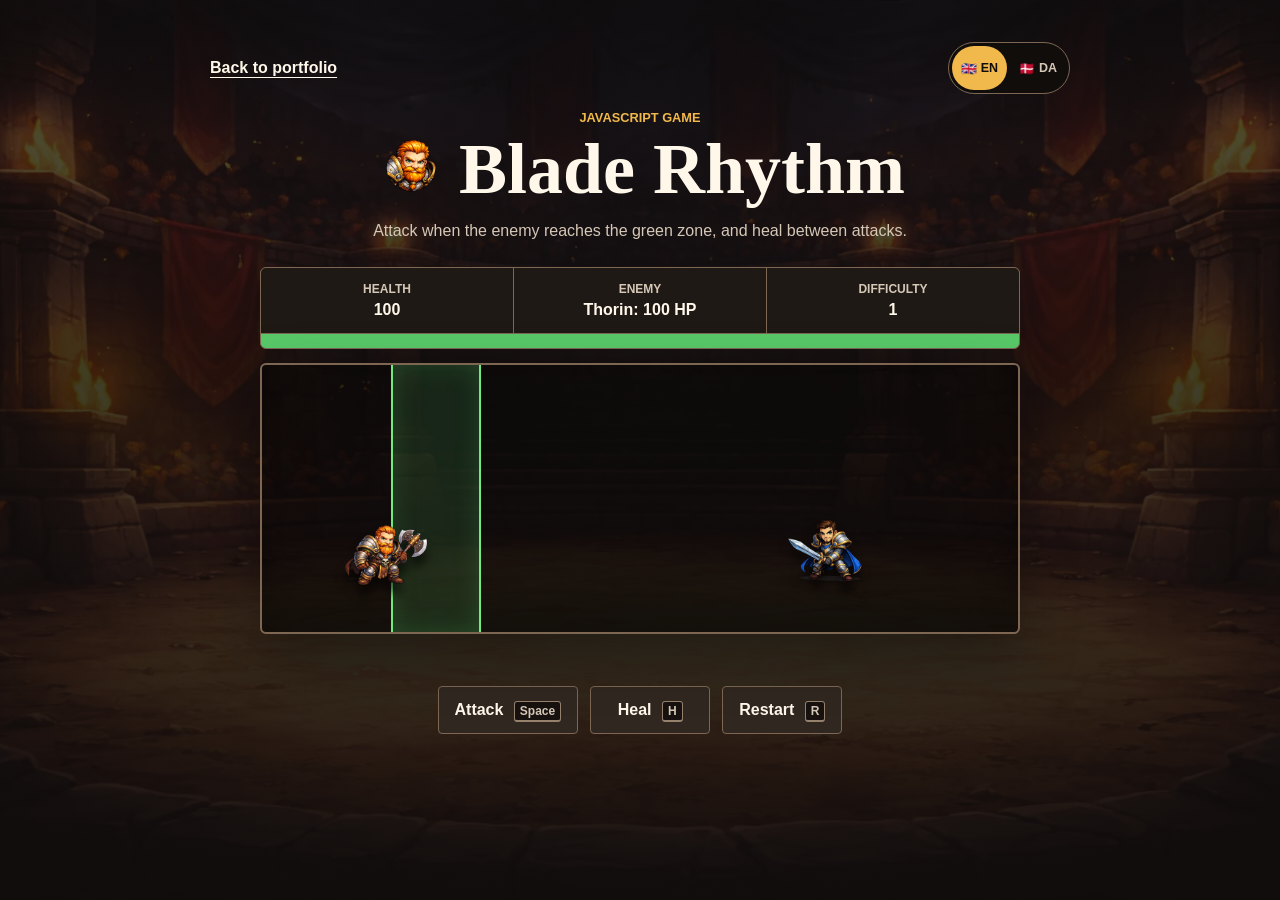
<file: blade-rhythm/index.html>
<!DOCTYPE html>
<html lang="en">
<head>
  <meta charset="UTF-8">
  <meta name="viewport" content="width=device-width, initial-scale=1.0">
  <title>Blade Rhythm | Martin Gerlach</title>
  <link rel="stylesheet" href="game.css?v=20260711">
  <link rel="icon" href="favicon.png" type="image/png">
</head>
<body>
  <div class="game-toolbar">
    <a class="back-link" href="../index.html#projekter" data-i18n="game.back">Back to portfolio</a>
    <div class="language-switcher" role="group" aria-label="Choose language" data-i18n-attr="aria-label:language.label">
      <button type="button" data-language="en" aria-pressed="true"><span aria-hidden="true">🇬🇧</span> EN</button>
      <button type="button" data-language="da" aria-pressed="false"><span aria-hidden="true">🇩🇰</span> DA</button>
    </div>
  </div>

  <main class="game-shell">
    <header class="game-header">
      <p class="eyebrow" lang="en">JavaScript game</p>
      <h1 id="gameTitle">
        <img id="titleIcon" src="favicon.png" alt="">
        Blade Rhythm
      </h1>
      <p class="game-intro" data-i18n="game.intro">Attack when the enemy reaches the green zone, and heal between attacks.</p>
    </header>

    <section class="status-panel" aria-label="Game status" data-i18n-attr="aria-label:game.statusLabel">
      <p>
        <span data-i18n="game.health">Health</span>
        <strong id="healthDisplay">100</strong>
      </p>
      <p>
        <span data-i18n="game.enemy">Enemy</span>
        <strong id="enemyHealth">100</strong>
      </p>
      <p>
        <span data-i18n="game.difficulty">Difficulty</span>
        <strong id="levelDisplay">1</strong>
      </p>
      <div id="hpContainer" aria-hidden="true">
        <div id="hpBar"></div>
      </div>
    </section>

    <section id="gameArea" aria-label="Combat arena" data-i18n-attr="aria-label:game.arenaLabel">
      <p id="notification" aria-live="polite"></p>
      <img id="player" src="player.webp" alt="The player's warrior" data-i18n-attr="alt:game.playerAlt">
      <img id="enemy" src="orc.webp" alt="Enemy warrior" data-i18n-attr="alt:game.enemyAlt">
      <div id="hitZone" aria-hidden="true"></div>
      <p id="restartHint" data-i18n="game.restartHint">Press R to restart</p>
    </section>

    <p id="actionFeedback" aria-live="polite"></p>

    <div class="game-controls" aria-label="Game controls" data-i18n-attr="aria-label:game.controlsLabel">
      <button id="attackBtn" type="button"><span data-i18n="game.attack">Attack</span> <kbd>Space</kbd></button>
      <button id="healBtn" type="button"><span data-i18n="game.heal">Heal</span> <kbd>H</kbd></button>
      <button id="restartBtn" type="button"><span data-i18n="game.restart">Restart</span> <kbd>R</kbd></button>
    </div>
  </main>

  <script src="translations.js?v=20260711"></script>
  <script src="../language.js?v=20260711"></script>
  <script src="script.js?v=20260711"></script>
</body>
</html>
</file>
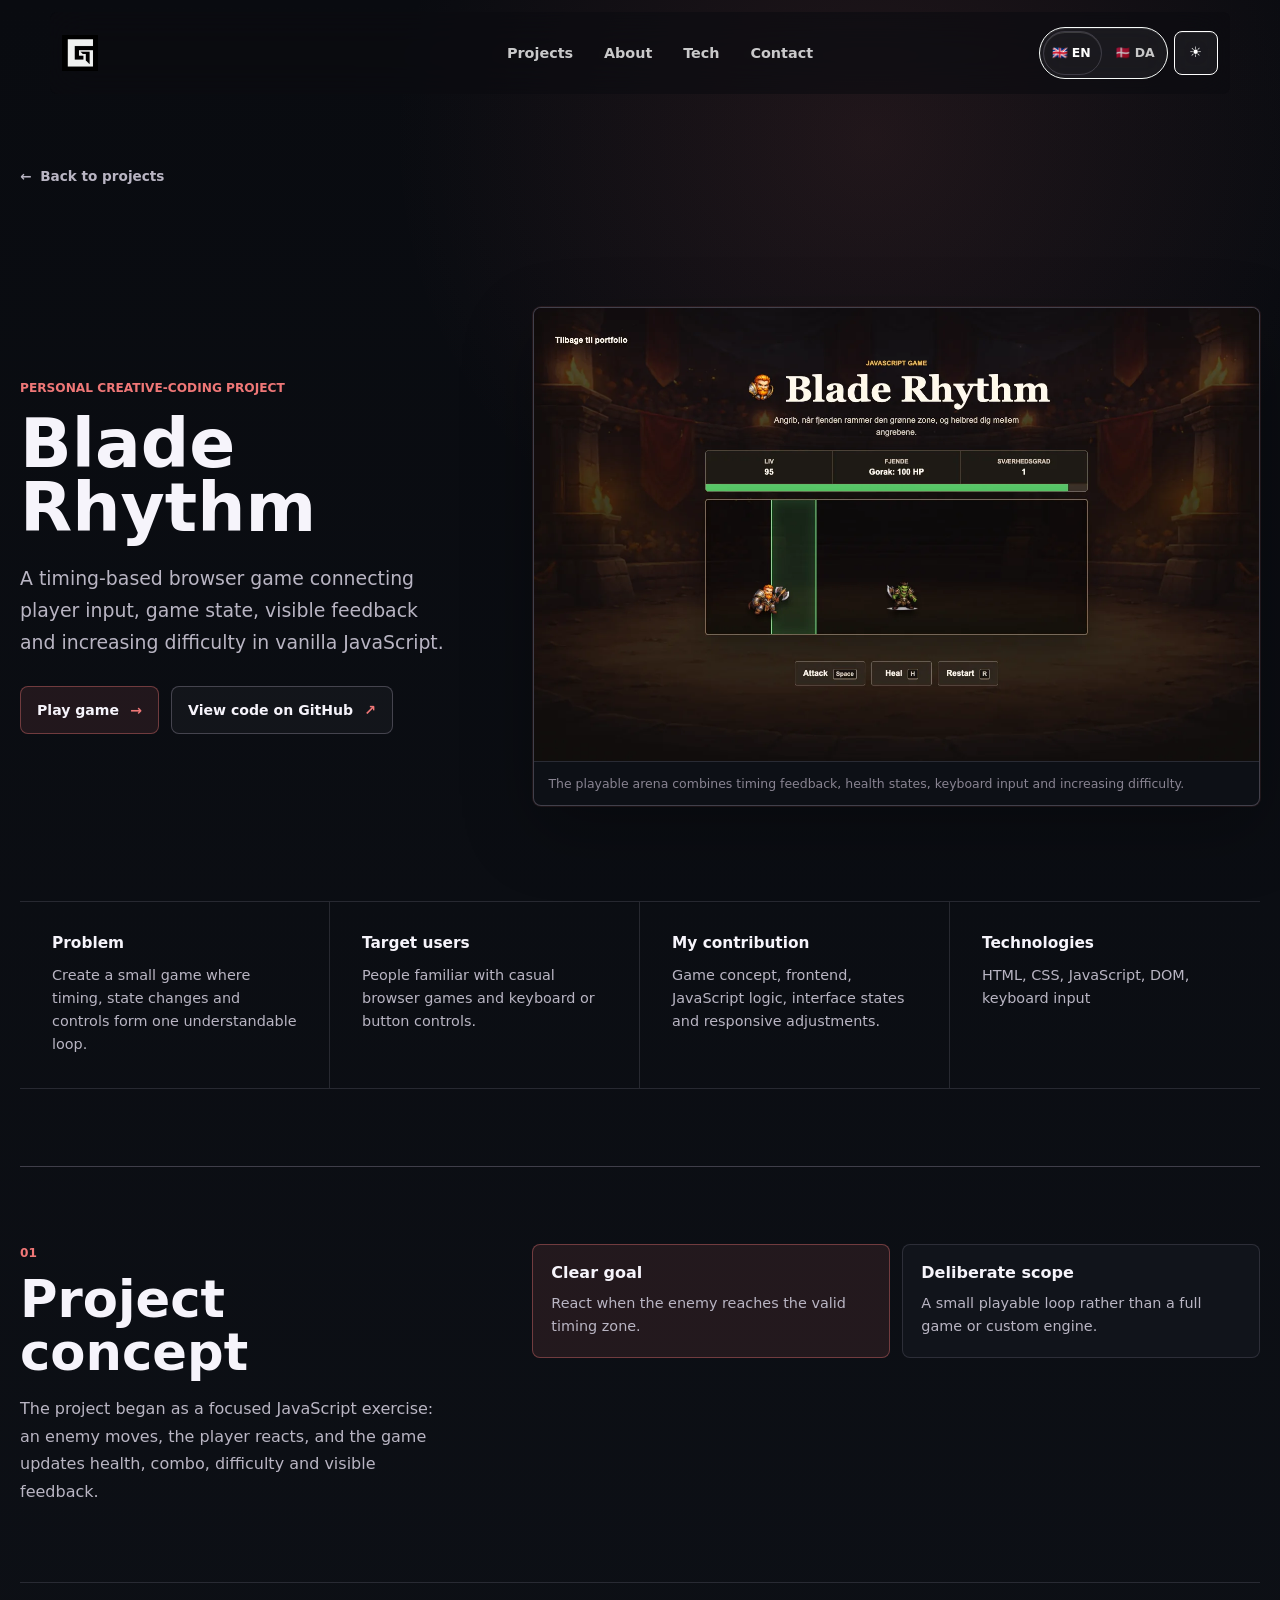
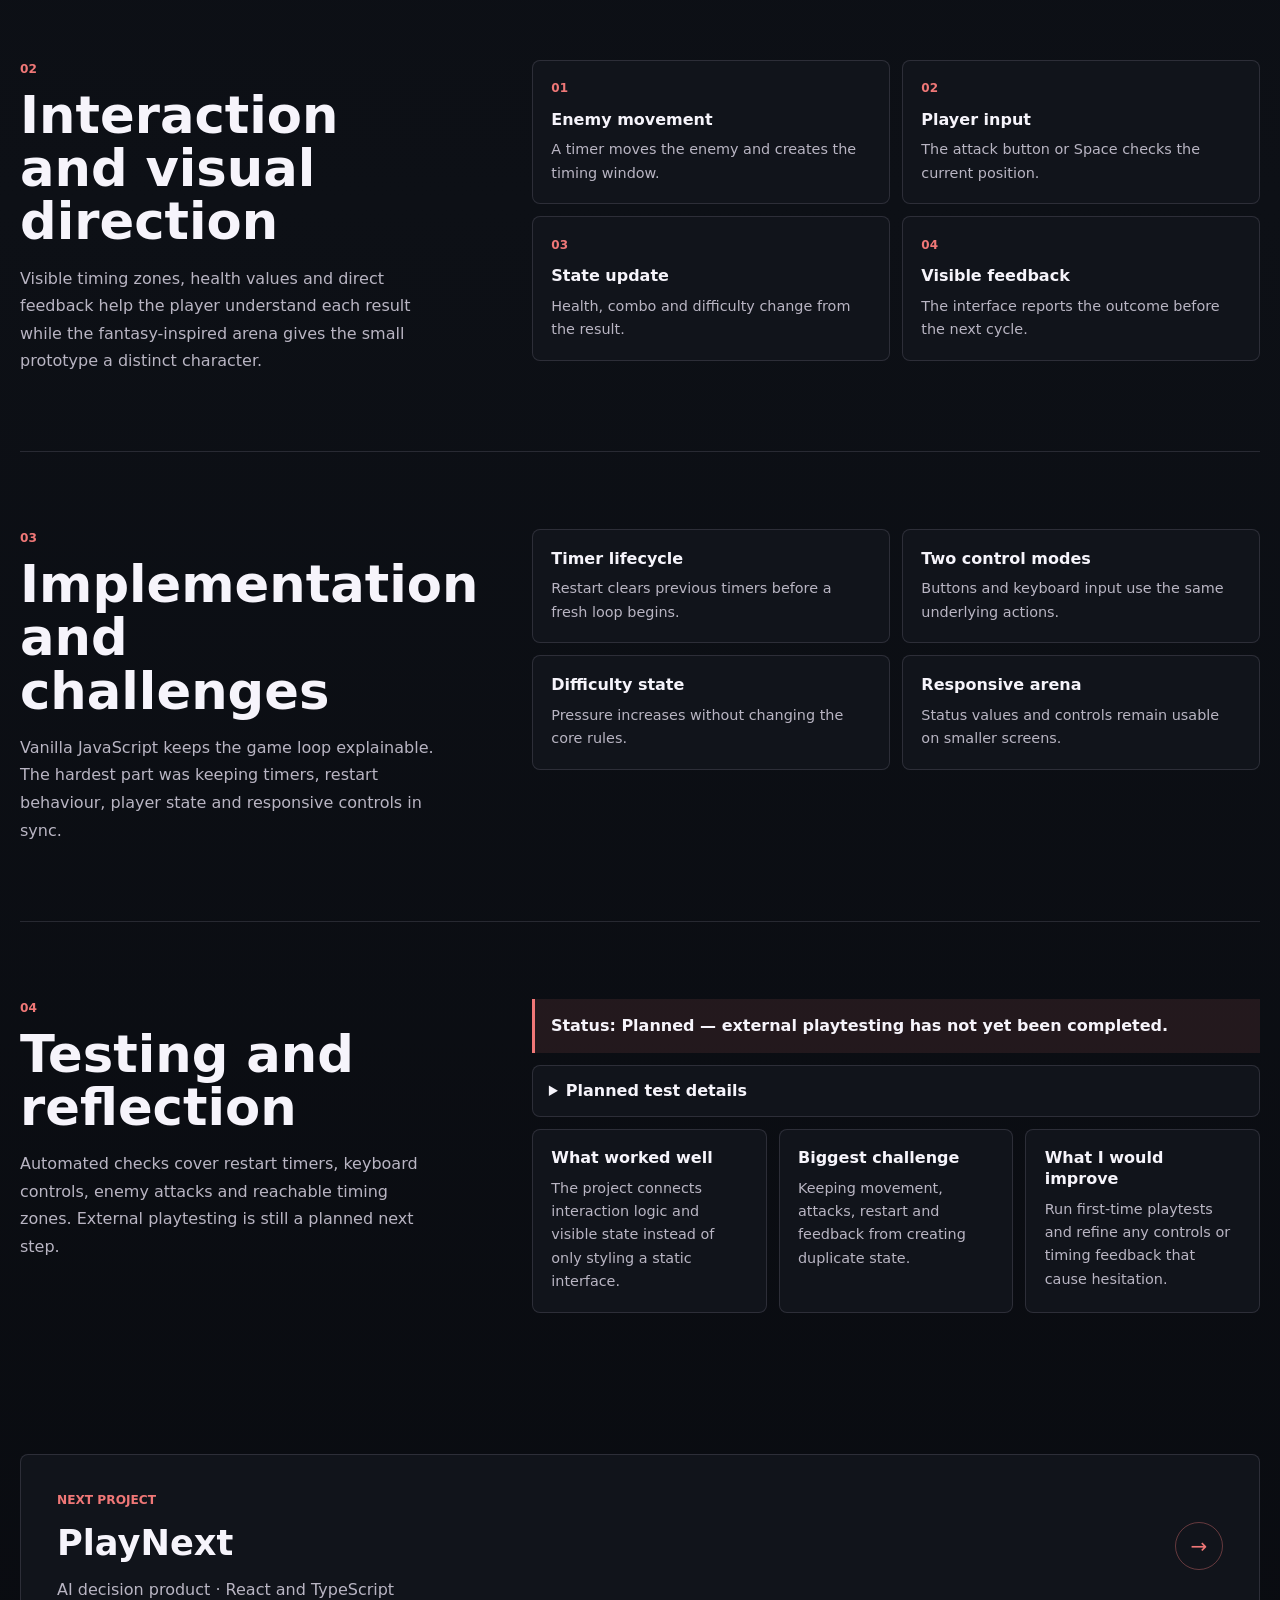
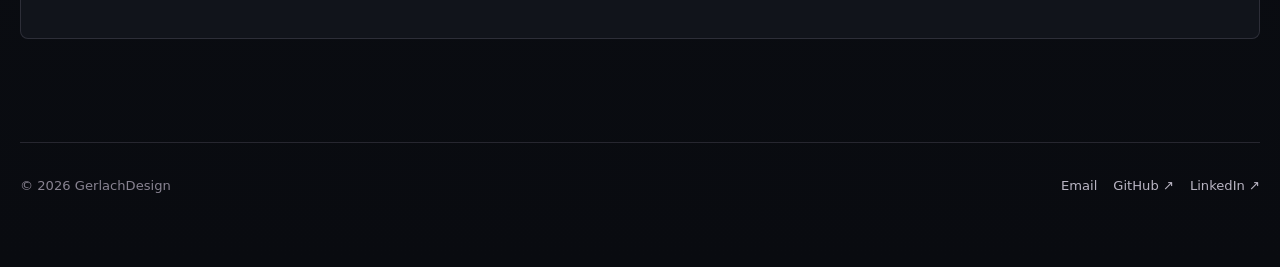
<file: cases/blade-rhythm.html>
<!DOCTYPE html>
<html lang="en" class="dark-mode">
<head>
  <meta charset="UTF-8" />
  <meta name="viewport" content="width=device-width, initial-scale=1.0" />
  <meta name="robots" content="index, follow" />
  <meta name="author" content="Martin Gerlach" />
  <meta name="theme-color" content="#090b10" />
  <meta name="description" content="A creative coding case about timing, game state, keyboard input and interface feedback in vanilla JavaScript." data-i18n-attr="content:meta.description" />
  <link rel="canonical" href="https://gerlachdesign.dk/cases/blade-rhythm.html" />
  <meta property="og:type" content="article" /><meta property="og:url" content="https://gerlachdesign.dk/cases/blade-rhythm.html" /><meta property="og:site_name" content="GerlachDesign" />
  <meta property="og:title" content="Blade Rhythm Case Study | Martin Gerlach" data-i18n-attr="content:meta.title" /><meta property="og:description" content="A creative coding case about timing, game state, keyboard input and interface feedback in vanilla JavaScript." data-i18n-attr="content:meta.description" /><meta property="og:image" content="https://gerlachdesign.dk/blade-rhythm-preview.webp" /><meta property="og:image:alt" content="Blade Rhythm gameplay with player, enemy and timing zone" data-i18n-attr="content:hero.imageAlt" />
  <meta name="twitter:card" content="summary_large_image" /><meta name="twitter:title" content="Blade Rhythm Case Study | Martin Gerlach" data-i18n-attr="content:meta.title" /><meta name="twitter:description" content="A creative coding case about timing, game state, keyboard input and interface feedback in vanilla JavaScript." data-i18n-attr="content:meta.description" /><meta name="twitter:image" content="https://gerlachdesign.dk/blade-rhythm-preview.webp" />
  <title data-i18n="meta.title">Blade Rhythm Case Study | Martin Gerlach</title>
  <link rel="icon" type="image/png" href="../favicon.png" /><link rel="apple-touch-icon" sizes="180x180" href="../apple-touch-icon.png" /><link rel="stylesheet" href="../style.css?v=20260802-3" /><link rel="stylesheet" href="case-study.css?v=20260802-1" />
</head>
<body class="case-page dark-mode" data-case="blade">
  <a class="skip-link" href="#main-content" data-i18n="common.skip">Skip to content</a>
  <header class="case-site-header"><nav class="main-nav" aria-label="Primary navigation" data-i18n-attr="aria-label:common.navLabel"><a class="nav-brand" href="../index.html#top" aria-label="Martin Gerlach home" data-i18n-attr="aria-label:common.homeLabel"><img src="../favicon.png" alt="" width="512" height="512" decoding="async" /></a><ul><li><a href="../index.html#projekter" data-nav-section="projekter" data-i18n="common.projects">Projects</a></li><li><a href="../index.html#om-mig" data-nav-section="om-mig" data-i18n="common.about">About</a></li><li><a href="../index.html#faerdigheder" data-nav-section="faerdigheder" data-i18n="common.tech">Tech</a></li><li><a href="../index.html#kontakt" data-nav-section="kontakt" data-i18n="common.contact">Contact</a></li></ul><div class="nav-actions"><div class="language-switcher" role="group" aria-label="Choose language" data-i18n-attr="aria-label:common.languageLabel"><button type="button" data-language="en" aria-pressed="true"><span aria-hidden="true">🇬🇧</span> EN</button><button type="button" data-language="da" aria-pressed="false"><span aria-hidden="true">🇩🇰</span> DA</button></div><button class="theme-toggle" type="button" data-case-theme aria-label="Switch to light mode"><span class="theme-icon" aria-hidden="true">☀</span><span class="theme-label">Light mode</span></button></div></nav></header>

  <main id="main-content" class="case-main">
    <a class="case-back" href="../index.html#projekter" data-i18n="common.back">Back to projects</a>
    <header class="case-hero-new"><div class="case-hero-copy-new"><p class="case-kicker" data-i18n="hero.label">Personal creative-coding project</p><h1>Blade Rhythm</h1><p class="case-hero-lede" data-i18n="hero.description">A timing-based browser game connecting player input, game state, visible feedback and increasing difficulty in vanilla JavaScript.</p><div class="case-actions-new"><a class="case-action case-action--primary" href="../blade-rhythm/index.html" data-i18n="hero.play">Play game</a><a class="case-action" href="https://github.com/martincgerlach/Blade-Rhythm" target="_blank" rel="noopener noreferrer" data-i18n="hero.code">View code on GitHub</a></div></div><figure class="case-hero-media"><img src="../blade-rhythm-preview.webp" alt="Blade Rhythm gameplay with player, enemy and timing zone" data-i18n-attr="alt:hero.imageAlt" width="1440" height="900" decoding="async" fetchpriority="high" /><figcaption data-i18n="hero.caption">The playable arena combines timing feedback, health states, keyboard input and increasing difficulty.</figcaption></figure></header>

    <section class="case-summary-new" aria-label="Project summary" data-i18n-attr="aria-label:common.summaryLabel"><article><h2 data-i18n="summary.problemHeading">Problem</h2><p data-i18n="summary.problem">Create a small game where timing, state changes and controls form one understandable loop.</p></article><article><h2 data-i18n="summary.usersHeading">Target users</h2><p data-i18n="summary.users">People familiar with casual browser games and keyboard or button controls.</p></article><article><h2 data-i18n="summary.contributionHeading">My contribution</h2><p data-i18n="summary.contribution">Game concept, frontend, JavaScript logic, interface states and responsive adjustments.</p></article><article><h2 data-i18n="summary.techHeading">Technologies</h2><p>HTML, CSS, JavaScript, DOM, keyboard input</p></article></section>

    <div class="case-content">
      <section class="case-content-section"><div class="case-content-copy"><p class="case-section-number">01</p><h2 data-i18n="concept.heading">Project concept</h2><p data-i18n="concept.text">The project began as a focused JavaScript exercise: an enemy moves, the player reacts, and the game updates health, combo, difficulty and visible feedback.</p></div><div class="case-feature-grid case-content-visual"><article class="case-feature case-feature--accent"><h3 data-i18n="concept.goalHeading">Clear goal</h3><p data-i18n="concept.goalText">React when the enemy reaches the valid timing zone.</p></article><article class="case-feature"><h3 data-i18n="concept.scopeHeading">Deliberate scope</h3><p data-i18n="concept.scopeText">A small playable loop rather than a full game or custom engine.</p></article></div></section>

      <section class="case-content-section"><div class="case-content-copy"><p class="case-section-number">02</p><h2 data-i18n="interaction.heading">Interaction and visual direction</h2><p data-i18n="interaction.text">Visible timing zones, health values and direct feedback help the player understand each result while the fantasy-inspired arena gives the small prototype a distinct character.</p></div><div class="case-flow-grid case-content-visual"><article class="case-flow-step"><span>01</span><h3 data-i18n="interaction.enemyHeading">Enemy movement</h3><p data-i18n="interaction.enemyText">A timer moves the enemy and creates the timing window.</p></article><article class="case-flow-step"><span>02</span><h3 data-i18n="interaction.inputHeading">Player input</h3><p data-i18n="interaction.inputText">The attack button or Space checks the current position.</p></article><article class="case-flow-step"><span>03</span><h3 data-i18n="interaction.stateHeading">State update</h3><p data-i18n="interaction.stateText">Health, combo and difficulty change from the result.</p></article><article class="case-flow-step"><span>04</span><h3 data-i18n="interaction.feedbackHeading">Visible feedback</h3><p data-i18n="interaction.feedbackText">The interface reports the outcome before the next cycle.</p></article></div></section>

      <section class="case-content-section"><div class="case-content-copy"><p class="case-section-number">03</p><h2 data-i18n="implementation.heading">Implementation and challenges</h2><p data-i18n="implementation.text">Vanilla JavaScript keeps the game loop explainable. The hardest part was keeping timers, restart behaviour, player state and responsive controls in sync.</p></div><div class="case-feature-grid case-content-visual"><article class="case-feature"><h3 data-i18n="implementation.timerHeading">Timer lifecycle</h3><p data-i18n="implementation.timerText">Restart clears previous timers before a fresh loop begins.</p></article><article class="case-feature"><h3 data-i18n="implementation.controlsHeading">Two control modes</h3><p data-i18n="implementation.controlsText">Buttons and keyboard input use the same underlying actions.</p></article><article class="case-feature"><h3 data-i18n="implementation.difficultyHeading">Difficulty state</h3><p data-i18n="implementation.difficultyText">Pressure increases without changing the core rules.</p></article><article class="case-feature"><h3 data-i18n="implementation.responsiveHeading">Responsive arena</h3><p data-i18n="implementation.responsiveText">Status values and controls remain usable on smaller screens.</p></article></div></section>

      <section class="case-content-section"><div class="case-content-copy"><p class="case-section-number">04</p><h2 data-i18n="testing.heading">Testing and reflection</h2><p data-i18n="testing.text">Automated checks cover restart timers, keyboard controls, enemy attacks and reachable timing zones. External playtesting is still a planned next step.</p></div><div class="case-content-visual"><p class="case-testing-status" data-i18n="testing.status">Status: Planned — external playtesting has not yet been completed.</p><details class="case-test-plan"><summary data-i18n="testing.planSummary">Planned test details</summary><div class="case-test-plan-content"><div><h3 data-i18n="testing.objectiveHeading">Objective and participants</h3><p data-i18n="testing.objectiveText">Test with 3–5 first-time players whether they understand the goal, controls and difficulty changes without moderator instruction.</p></div><div><h3 data-i18n="testing.tasksHeading">Tasks</h3><ol class="case-task-list"><li data-i18n="testing.taskOne">Explain the game goal.</li><li data-i18n="testing.taskTwo">Attack successfully and use healing.</li><li data-i18n="testing.taskThree">Restart the game.</li><li data-i18n="testing.taskFour">Explain the difficulty change.</li></ol></div><div><h3 data-i18n="testing.measureHeading">Observe and measure</h3><p data-i18n="testing.measureText">Record completion, critical errors, assistance, hesitation, wrong turns and comments about timing and controls.</p></div><div><h3 data-i18n="testing.pendingHeading">Pending evidence</h3><p data-i18n="testing.pendingText">Findings and resulting changes remain pending until external playtests are completed.</p></div></div></details><div class="case-reflection-grid"><article class="case-reflection-card"><h3 data-i18n="testing.workedHeading">What worked well</h3><p data-i18n="testing.workedText">The project connects interaction logic and visible state instead of only styling a static interface.</p></article><article class="case-reflection-card"><h3 data-i18n="testing.challengeHeading">Biggest challenge</h3><p data-i18n="testing.challengeText">Keeping movement, attacks, restart and feedback from creating duplicate state.</p></article><article class="case-reflection-card"><h3 data-i18n="testing.improveHeading">What I would improve</h3><p data-i18n="testing.improveText">Run first-time playtests and refine any controls or timing feedback that cause hesitation.</p></article></div></div></section>
    </div>

    <a class="case-next" href="playnext.html"><div><p class="case-next-label" data-i18n="common.nextProject">Next project</p><h2>PlayNext</h2><p data-i18n="next.description">AI decision product · React and TypeScript</p></div><span class="case-next-arrow" aria-hidden="true">→</span></a>
  </main>

  <footer class="case-footer"><p>© 2026 GerlachDesign</p><div><a href="mailto:martin.gerlach.2950@gmail.com">Email</a><a href="https://github.com/martincgerlach" target="_blank" rel="noopener noreferrer">GitHub ↗</a><a href="https://www.linkedin.com/in/martin-christoffer-gerlach-68272a21a/" target="_blank" rel="noopener noreferrer">LinkedIn ↗</a></div></footer>
  <script src="case-translations.js?v=20260802-1"></script><script>window.pageTranslations = window.CaseStudyTranslations.forPage("blade");</script><script src="../language.js?v=20260727-1"></script><script src="case-study.js?v=20260802-1"></script>
</body>
</html>
</file>
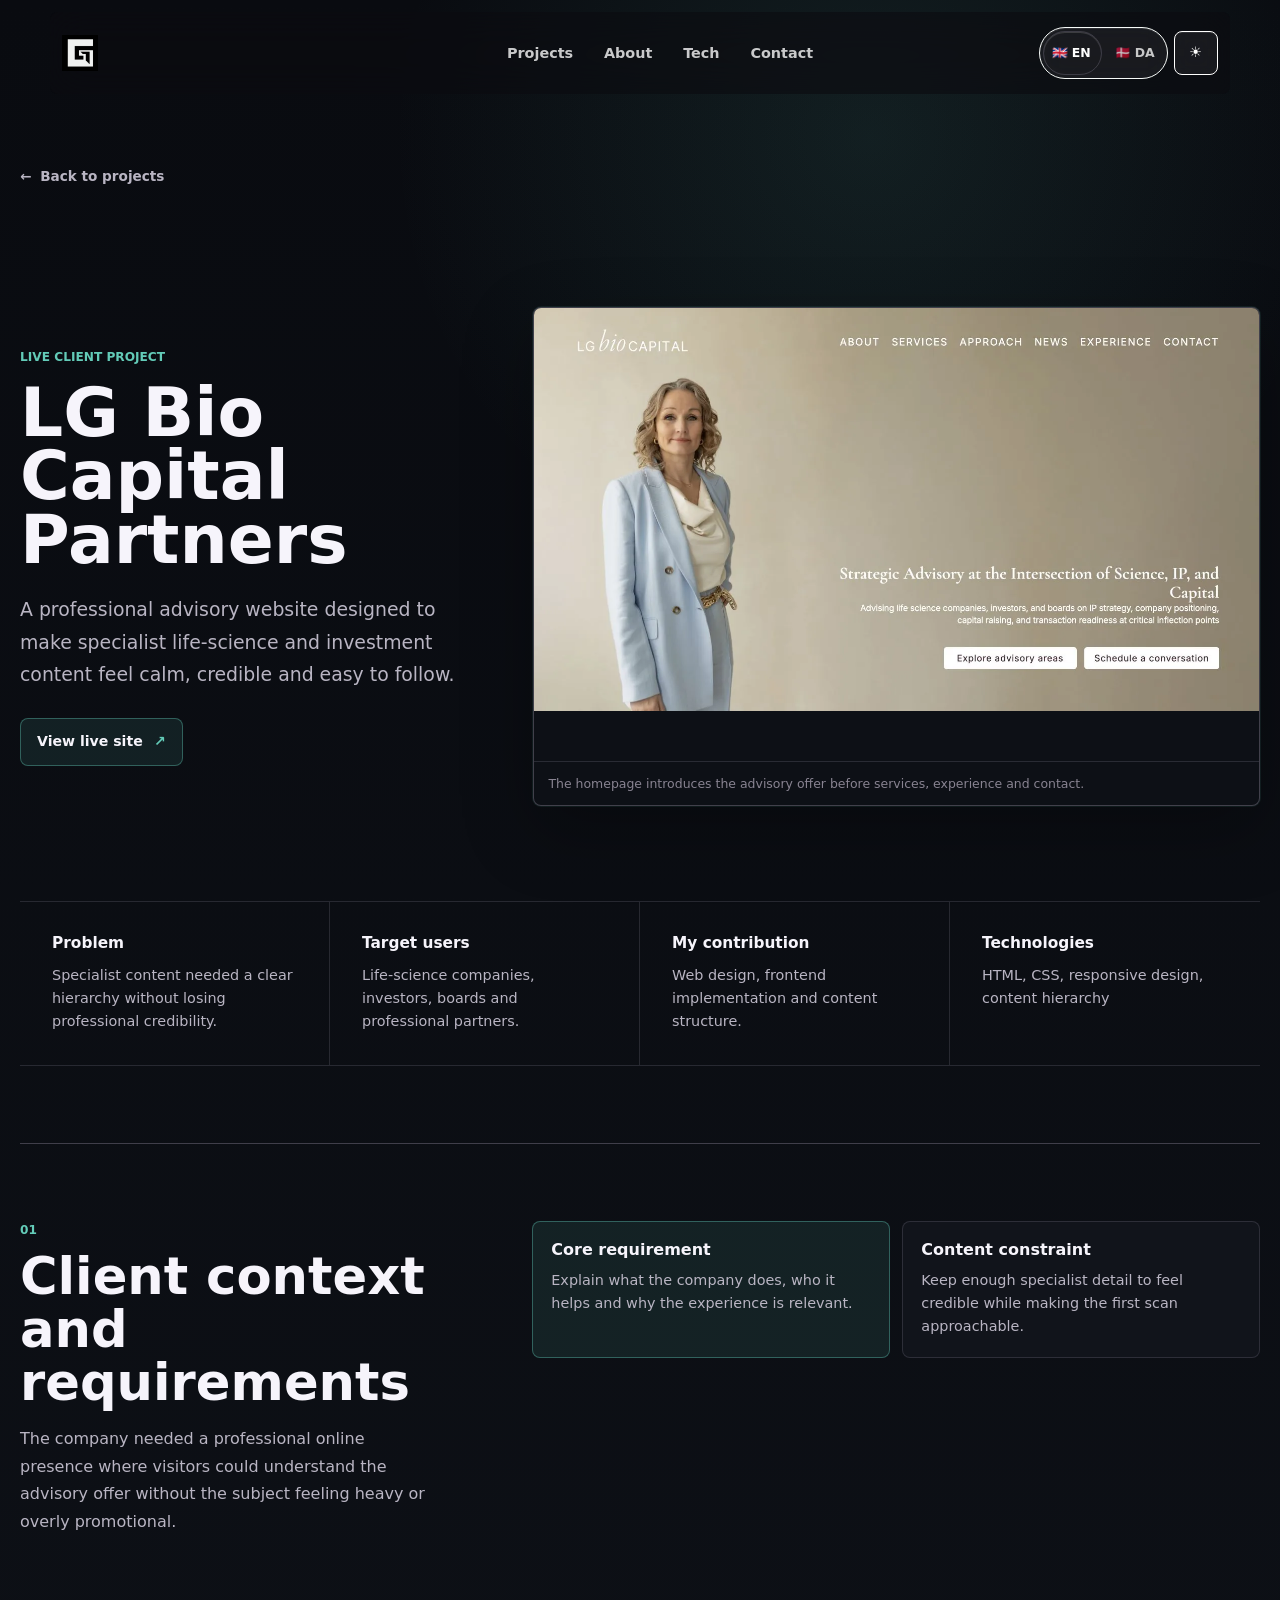
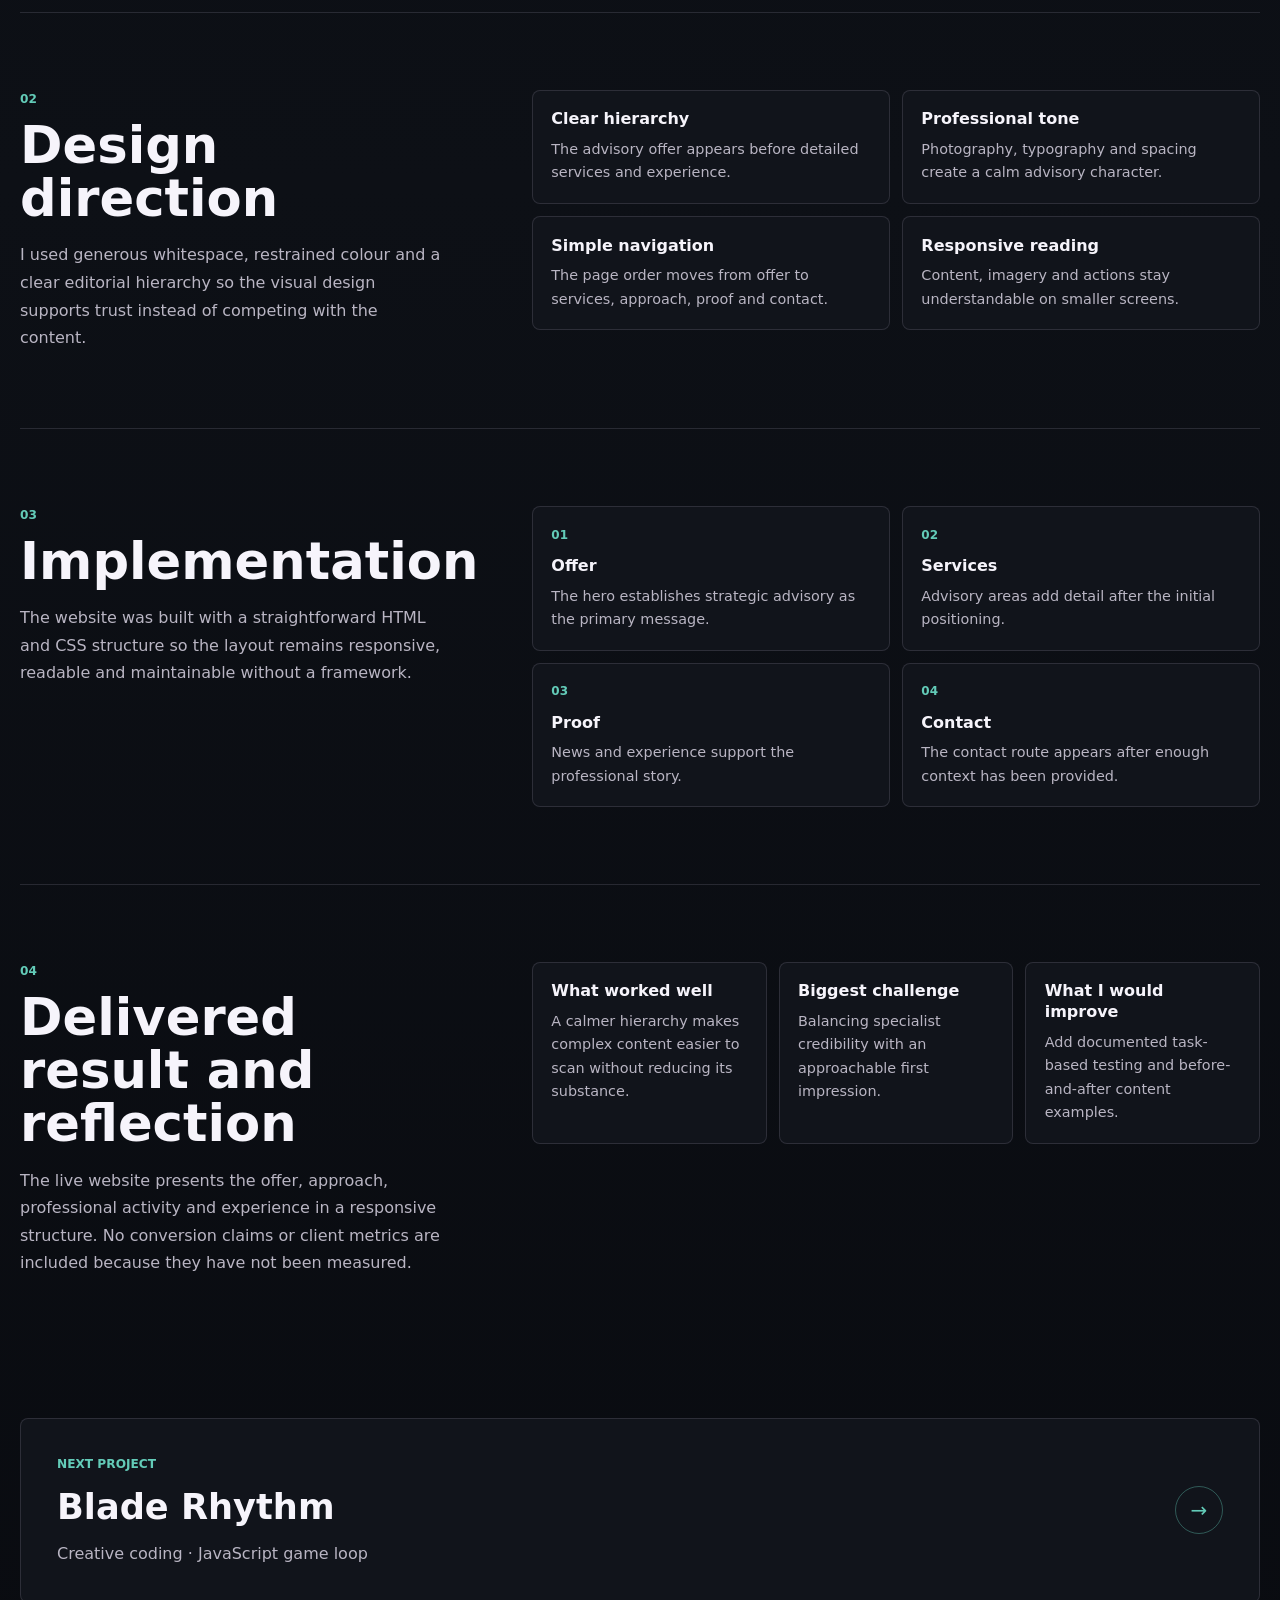
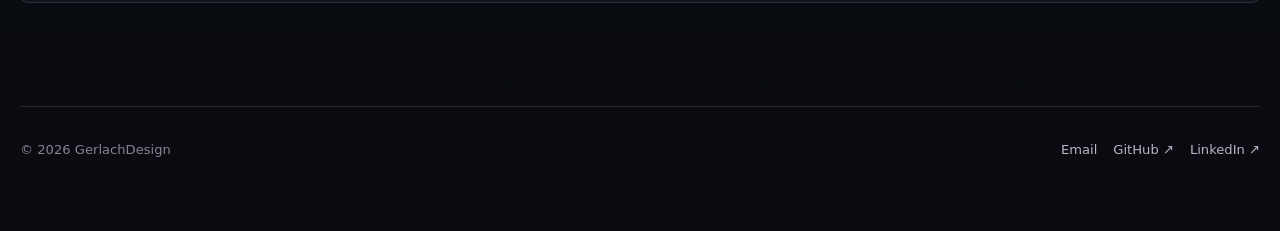
<file: cases/lg-bio-capital.html>
<!DOCTYPE html>
<html lang="en" class="dark-mode">
<head>
  <meta charset="UTF-8" />
  <meta name="viewport" content="width=device-width, initial-scale=1.0" />
  <meta name="robots" content="index, follow" />
  <meta name="author" content="Martin Gerlach" />
  <meta name="theme-color" content="#090b10" />
  <meta name="description" content="A client website case about content hierarchy, responsive frontend work and communicating a complex advisory field." data-i18n-attr="content:meta.description" />
  <link rel="canonical" href="https://gerlachdesign.dk/cases/lg-bio-capital.html" />
  <meta property="og:type" content="article" />
  <meta property="og:url" content="https://gerlachdesign.dk/cases/lg-bio-capital.html" />
  <meta property="og:site_name" content="GerlachDesign" />
  <meta property="og:title" content="LG Bio Capital Partners Case Study | Martin Gerlach" data-i18n-attr="content:meta.title" />
  <meta property="og:description" content="A client website case about content hierarchy, responsive frontend work and communicating a complex advisory field." data-i18n-attr="content:meta.description" />
  <meta property="og:image" content="https://gerlachdesign.dk/lg-biocapital-preview.webp" />
  <meta property="og:image:alt" content="Homepage of the LG Bio Capital Partners advisory website" data-i18n-attr="content:hero.imageAlt" />
  <meta name="twitter:card" content="summary_large_image" />
  <meta name="twitter:title" content="LG Bio Capital Partners Case Study | Martin Gerlach" data-i18n-attr="content:meta.title" />
  <meta name="twitter:description" content="A client website case about content hierarchy, responsive frontend work and communicating a complex advisory field." data-i18n-attr="content:meta.description" />
  <meta name="twitter:image" content="https://gerlachdesign.dk/lg-biocapital-preview.webp" />
  <title data-i18n="meta.title">LG Bio Capital Partners Case Study | Martin Gerlach</title>
  <link rel="icon" type="image/png" href="../favicon.png" />
  <link rel="apple-touch-icon" sizes="180x180" href="../apple-touch-icon.png" />
  <link rel="stylesheet" href="../style.css?v=20260802-3" />
  <link rel="stylesheet" href="case-study.css?v=20260802-1" />
</head>
<body class="case-page dark-mode" data-case="lg">
  <a class="skip-link" href="#main-content" data-i18n="common.skip">Skip to content</a>
  <header class="case-site-header">
    <nav class="main-nav" aria-label="Primary navigation" data-i18n-attr="aria-label:common.navLabel">
      <a class="nav-brand" href="../index.html#top" aria-label="Martin Gerlach home" data-i18n-attr="aria-label:common.homeLabel"><img src="../favicon.png" alt="" width="512" height="512" decoding="async" /></a>
      <ul><li><a href="../index.html#projekter" data-nav-section="projekter" data-i18n="common.projects">Projects</a></li><li><a href="../index.html#om-mig" data-nav-section="om-mig" data-i18n="common.about">About</a></li><li><a href="../index.html#faerdigheder" data-nav-section="faerdigheder" data-i18n="common.tech">Tech</a></li><li><a href="../index.html#kontakt" data-nav-section="kontakt" data-i18n="common.contact">Contact</a></li></ul>
      <div class="nav-actions"><div class="language-switcher" role="group" aria-label="Choose language" data-i18n-attr="aria-label:common.languageLabel"><button type="button" data-language="en" aria-pressed="true"><span aria-hidden="true">🇬🇧</span> EN</button><button type="button" data-language="da" aria-pressed="false"><span aria-hidden="true">🇩🇰</span> DA</button></div><button class="theme-toggle" type="button" data-case-theme aria-label="Switch to light mode"><span class="theme-icon" aria-hidden="true">☀</span><span class="theme-label">Light mode</span></button></div>
    </nav>
  </header>

  <main id="main-content" class="case-main">
    <a class="case-back" href="../index.html#projekter" data-i18n="common.back">Back to projects</a>
    <header class="case-hero-new">
      <div class="case-hero-copy-new">
        <p class="case-kicker" data-i18n="hero.label">Live client project</p>
        <h1>LG Bio Capital Partners</h1>
        <p class="case-hero-lede" data-i18n="hero.description">A professional advisory website designed to make specialist life-science and investment content feel calm, credible and easy to follow.</p>
        <div class="case-actions-new"><a class="case-action case-action--primary" href="https://lgbiocapitalpartners.com/" target="_blank" rel="noopener noreferrer" data-i18n="hero.live">View live site</a></div>
      </div>
      <figure class="case-hero-media"><img src="../lg-biocapital-preview.webp" alt="Homepage of the LG Bio Capital Partners advisory website" data-i18n-attr="alt:hero.imageAlt" width="1440" height="800" decoding="async" fetchpriority="high" /><figcaption data-i18n="hero.caption">The homepage introduces the advisory offer before services, experience and contact.</figcaption></figure>
    </header>

    <section class="case-summary-new" aria-label="Project summary" data-i18n-attr="aria-label:common.summaryLabel">
      <article><h2 data-i18n="summary.problemHeading">Problem</h2><p data-i18n="summary.problem">Specialist content needed a clear hierarchy without losing professional credibility.</p></article>
      <article><h2 data-i18n="summary.usersHeading">Target users</h2><p data-i18n="summary.users">Life-science companies, investors, boards and professional partners.</p></article>
      <article><h2 data-i18n="summary.contributionHeading">My contribution</h2><p data-i18n="summary.contribution">Web design, frontend implementation and content structure.</p></article>
      <article><h2 data-i18n="summary.techHeading">Technologies</h2><p>HTML, CSS, responsive design, content hierarchy</p></article>
    </section>

    <div class="case-content">
      <section class="case-content-section">
        <div class="case-content-copy"><p class="case-section-number">01</p><h2 data-i18n="context.heading">Client context and requirements</h2><p data-i18n="context.text">The company needed a professional online presence where visitors could understand the advisory offer without the subject feeling heavy or overly promotional.</p></div>
        <div class="case-feature-grid case-content-visual"><article class="case-feature case-feature--accent"><h3 data-i18n="context.requirementHeading">Core requirement</h3><p data-i18n="context.requirementText">Explain what the company does, who it helps and why the experience is relevant.</p></article><article class="case-feature"><h3 data-i18n="context.constraintHeading">Content constraint</h3><p data-i18n="context.constraintText">Keep enough specialist detail to feel credible while making the first scan approachable.</p></article></div>
      </section>

      <section class="case-content-section">
        <div class="case-content-copy"><p class="case-section-number">02</p><h2 data-i18n="design.heading">Design direction</h2><p data-i18n="design.text">I used generous whitespace, restrained colour and a clear editorial hierarchy so the visual design supports trust instead of competing with the content.</p></div>
        <div class="case-feature-grid case-content-visual"><article class="case-feature"><h3 data-i18n="design.hierarchyHeading">Clear hierarchy</h3><p data-i18n="design.hierarchyText">The advisory offer appears before detailed services and experience.</p></article><article class="case-feature"><h3 data-i18n="design.toneHeading">Professional tone</h3><p data-i18n="design.toneText">Photography, typography and spacing create a calm advisory character.</p></article><article class="case-feature"><h3 data-i18n="design.navigationHeading">Simple navigation</h3><p data-i18n="design.navigationText">The page order moves from offer to services, approach, proof and contact.</p></article><article class="case-feature"><h3 data-i18n="design.mobileHeading">Responsive reading</h3><p data-i18n="design.mobileText">Content, imagery and actions stay understandable on smaller screens.</p></article></div>
      </section>

      <section class="case-content-section">
        <div class="case-content-copy"><p class="case-section-number">03</p><h2 data-i18n="implementation.heading">Implementation</h2><p data-i18n="implementation.text">The website was built with a straightforward HTML and CSS structure so the layout remains responsive, readable and maintainable without a framework.</p></div>
        <div class="case-flow-grid case-content-visual"><article class="case-flow-step"><span>01</span><h3 data-i18n="implementation.offerHeading">Offer</h3><p data-i18n="implementation.offerText">The hero establishes strategic advisory as the primary message.</p></article><article class="case-flow-step"><span>02</span><h3 data-i18n="implementation.servicesHeading">Services</h3><p data-i18n="implementation.servicesText">Advisory areas add detail after the initial positioning.</p></article><article class="case-flow-step"><span>03</span><h3 data-i18n="implementation.proofHeading">Proof</h3><p data-i18n="implementation.proofText">News and experience support the professional story.</p></article><article class="case-flow-step"><span>04</span><h3 data-i18n="implementation.contactHeading">Contact</h3><p data-i18n="implementation.contactText">The contact route appears after enough context has been provided.</p></article></div>
      </section>

      <section class="case-content-section">
        <div class="case-content-copy"><p class="case-section-number">04</p><h2 data-i18n="result.heading">Delivered result and reflection</h2><p data-i18n="result.text">The live website presents the offer, approach, professional activity and experience in a responsive structure. No conversion claims or client metrics are included because they have not been measured.</p></div>
        <div class="case-reflection-grid case-content-visual"><article class="case-reflection-card"><h3 data-i18n="result.workedHeading">What worked well</h3><p data-i18n="result.workedText">A calmer hierarchy makes complex content easier to scan without reducing its substance.</p></article><article class="case-reflection-card"><h3 data-i18n="result.challengeHeading">Biggest challenge</h3><p data-i18n="result.challengeText">Balancing specialist credibility with an approachable first impression.</p></article><article class="case-reflection-card"><h3 data-i18n="result.improveHeading">What I would improve</h3><p data-i18n="result.improveText">Add documented task-based testing and before-and-after content examples.</p></article></div>
      </section>
    </div>

    <a class="case-next" href="blade-rhythm.html"><div><p class="case-next-label" data-i18n="common.nextProject">Next project</p><h2>Blade Rhythm</h2><p data-i18n="next.description">Creative coding · JavaScript game loop</p></div><span class="case-next-arrow" aria-hidden="true">→</span></a>
  </main>

  <footer class="case-footer"><p>© 2026 GerlachDesign</p><div><a href="mailto:martin.gerlach.2950@gmail.com">Email</a><a href="https://github.com/martincgerlach" target="_blank" rel="noopener noreferrer">GitHub ↗</a><a href="https://www.linkedin.com/in/martin-christoffer-gerlach-68272a21a/" target="_blank" rel="noopener noreferrer">LinkedIn ↗</a></div></footer>
  <script src="case-translations.js?v=20260802-1"></script><script>window.pageTranslations = window.CaseStudyTranslations.forPage("lg");</script><script src="../language.js?v=20260727-1"></script><script src="case-study.js?v=20260802-1"></script>
</body>
</html>
</file>
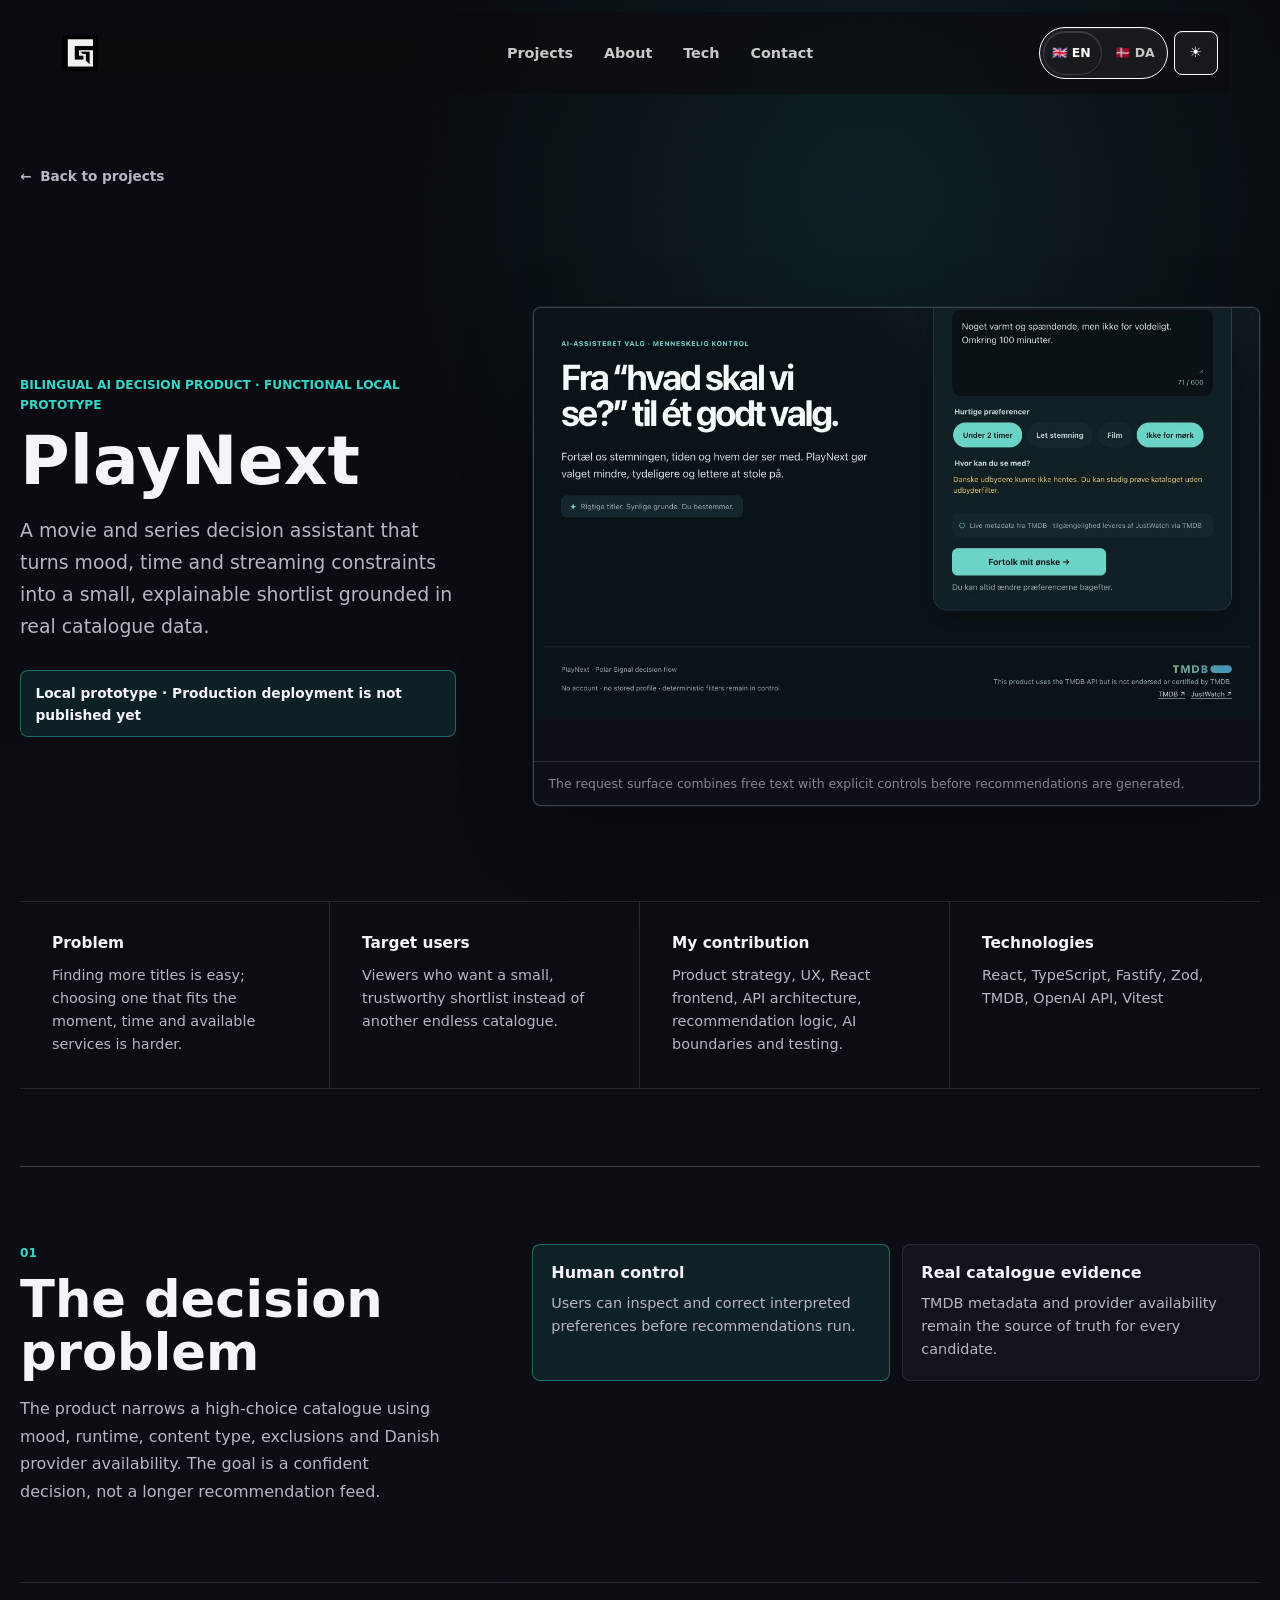
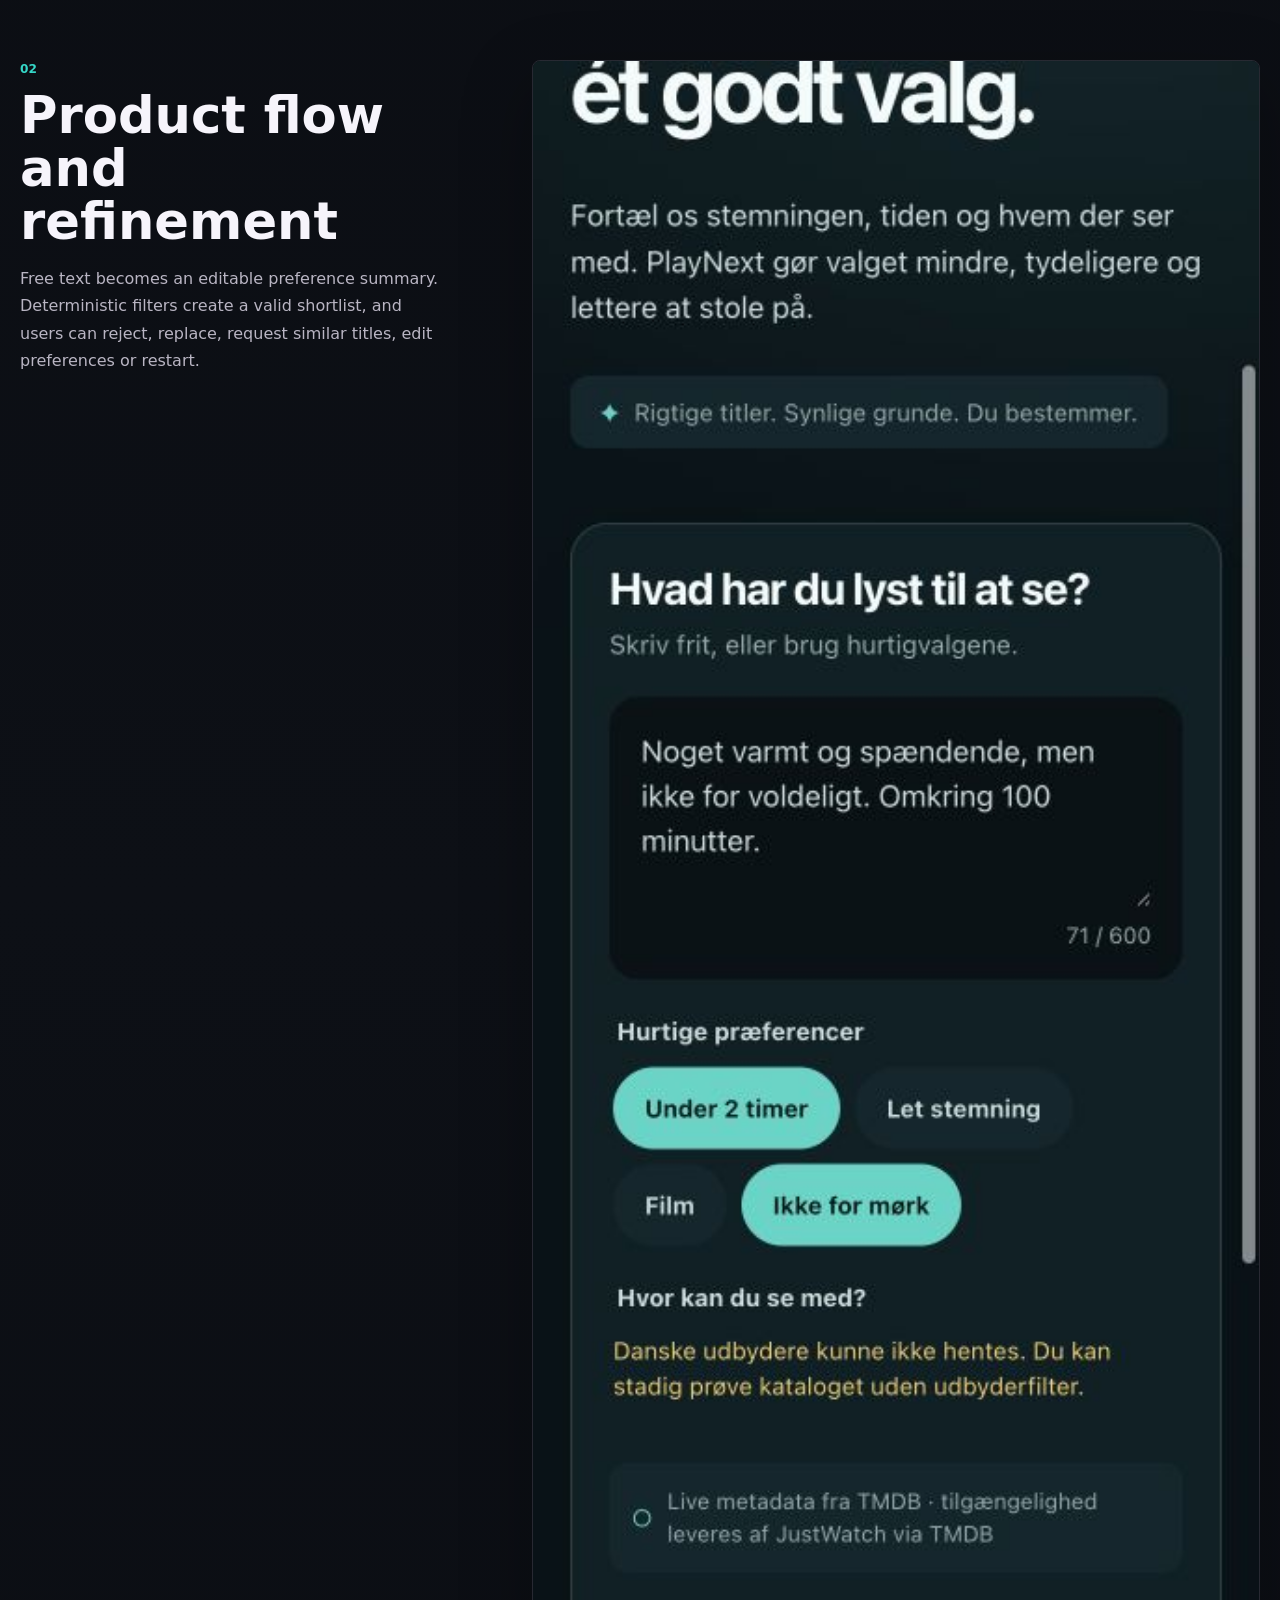
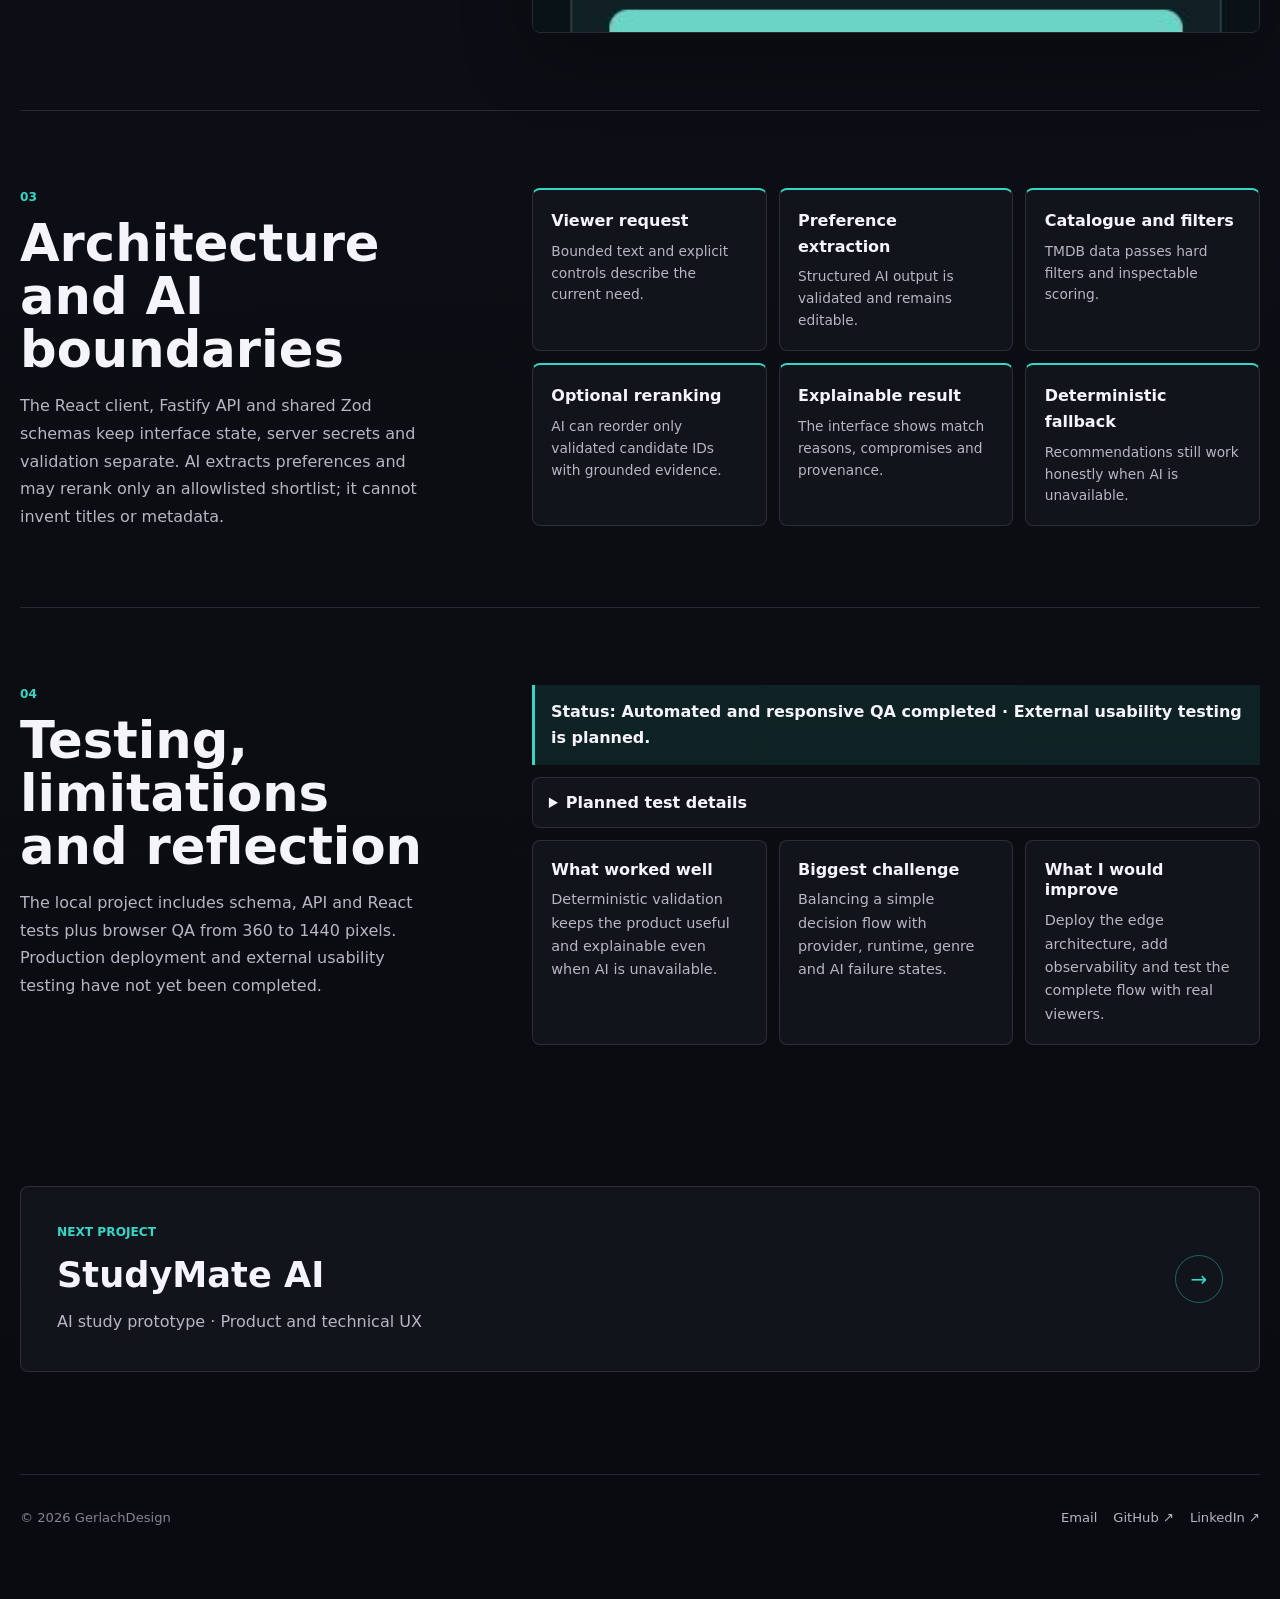
<file: cases/playnext.html>
<!DOCTYPE html>
<html lang="en" class="dark-mode">
<head>
  <meta charset="UTF-8" />
  <meta name="viewport" content="width=device-width, initial-scale=1.0" />
  <meta name="robots" content="index, follow" />
  <meta name="author" content="Martin Gerlach" />
  <meta name="theme-color" content="#090b10" />
  <meta name="description" content="PlayNext case study about a bilingual, data-backed movie and series decision assistant with bounded AI." data-i18n-attr="content:meta.description" />
  <link rel="canonical" href="https://gerlachdesign.dk/cases/playnext.html" />
  <meta property="og:type" content="article" />
  <meta property="og:url" content="https://gerlachdesign.dk/cases/playnext.html" />
  <meta property="og:site_name" content="GerlachDesign" />
  <meta property="og:title" content="PlayNext Case Study | Martin Gerlach" data-i18n-attr="content:meta.title" />
  <meta property="og:description" content="A React and TypeScript product case combining real catalogue data, deterministic recommendations and bounded AI." data-i18n-attr="content:meta.description" />
  <meta property="og:image" content="https://gerlachdesign.dk/playnext-preview.jpg" />
  <meta property="og:image:alt" content="PlayNext request screen with mood and viewing preferences" data-i18n-attr="content:hero.imageAlt" />
  <meta name="twitter:card" content="summary_large_image" />
  <meta name="twitter:title" content="PlayNext Case Study | Martin Gerlach" data-i18n-attr="content:meta.title" />
  <meta name="twitter:description" content="A React and TypeScript product case combining real catalogue data, deterministic recommendations and bounded AI." data-i18n-attr="content:meta.description" />
  <meta name="twitter:image" content="https://gerlachdesign.dk/playnext-preview.jpg" />
  <title data-i18n="meta.title">PlayNext Case Study | Martin Gerlach</title>
  <link rel="icon" type="image/png" href="../favicon.png" />
  <link rel="apple-touch-icon" sizes="180x180" href="../apple-touch-icon.png" />
  <link rel="stylesheet" href="../style.css?v=20260802-3" />
  <link rel="stylesheet" href="case-study.css?v=20260802-2" />
</head>
<body class="case-page dark-mode" data-case="playnext">
  <a class="skip-link" href="#main-content" data-i18n="common.skip">Skip to content</a>
  <header class="case-site-header">
    <nav class="main-nav" aria-label="Primary navigation" data-i18n-attr="aria-label:common.navLabel">
      <a class="nav-brand" href="../index.html#top" aria-label="Martin Gerlach home" data-i18n-attr="aria-label:common.homeLabel"><img src="../favicon.png" alt="" width="512" height="512" decoding="async" /></a>
      <ul><li><a href="../index.html#projekter" data-nav-section="projekter" data-i18n="common.projects">Projects</a></li><li><a href="../index.html#om-mig" data-nav-section="om-mig" data-i18n="common.about">About</a></li><li><a href="../index.html#faerdigheder" data-nav-section="faerdigheder" data-i18n="common.tech">Tech</a></li><li><a href="../index.html#kontakt" data-nav-section="kontakt" data-i18n="common.contact">Contact</a></li></ul>
      <div class="nav-actions"><div class="language-switcher" role="group" aria-label="Choose language" data-i18n-attr="aria-label:common.languageLabel"><button type="button" data-language="en" aria-pressed="true"><span aria-hidden="true">🇬🇧</span> EN</button><button type="button" data-language="da" aria-pressed="false"><span aria-hidden="true">🇩🇰</span> DA</button></div><button class="theme-toggle" type="button" data-case-theme aria-label="Switch to light mode"><span class="theme-icon" aria-hidden="true">☀</span><span class="theme-label">Light mode</span></button></div>
    </nav>
  </header>

  <main id="main-content" class="case-main">
    <a class="case-back" href="../index.html#projekter" data-i18n="common.back">Back to projects</a>
    <header class="case-hero-new">
      <div class="case-hero-copy-new">
        <p class="case-kicker" data-i18n="hero.label">Bilingual AI decision product · Functional local prototype</p>
        <h1>PlayNext</h1>
        <p class="case-hero-lede" data-i18n="hero.description">A movie and series decision assistant that turns mood, time and streaming constraints into a small, explainable shortlist grounded in real catalogue data.</p>
        <p class="case-status-note" data-i18n="hero.status">Local prototype · Production deployment is not published yet</p>
      </div>
      <figure class="case-hero-media"><img src="../playnext-preview.jpg" alt="PlayNext request screen with a mood prompt and editable viewing preferences" data-i18n-attr="alt:hero.imageAlt" width="1280" height="720" decoding="async" fetchpriority="high" /><figcaption data-i18n="hero.caption">The request surface combines free text with explicit controls before recommendations are generated.</figcaption></figure>
    </header>

    <section class="case-summary-new" aria-label="Project summary" data-i18n-attr="aria-label:common.summaryLabel">
      <article><h2 data-i18n="summary.problemHeading">Problem</h2><p data-i18n="summary.problem">Finding more titles is easy; choosing one that fits the moment, time and available services is harder.</p></article>
      <article><h2 data-i18n="summary.usersHeading">Target users</h2><p data-i18n="summary.users">Viewers who want a small, trustworthy shortlist instead of another endless catalogue.</p></article>
      <article><h2 data-i18n="summary.contributionHeading">My contribution</h2><p data-i18n="summary.contribution">Product strategy, UX, React frontend, API architecture, recommendation logic, AI boundaries and testing.</p></article>
      <article><h2 data-i18n="summary.techHeading">Technologies</h2><p>React, TypeScript, Fastify, Zod, TMDB, OpenAI API, Vitest</p></article>
    </section>

    <div class="case-content">
      <section class="case-content-section">
        <div class="case-content-copy"><p class="case-section-number">01</p><h2 data-i18n="problem.heading">The decision problem</h2><p data-i18n="problem.text">The product narrows a high-choice catalogue using mood, runtime, content type, exclusions and Danish provider availability. The goal is a confident decision, not a longer recommendation feed.</p></div>
        <div class="case-feature-grid case-content-visual"><article class="case-feature case-feature--accent"><h3 data-i18n="problem.controlHeading">Human control</h3><p data-i18n="problem.controlText">Users can inspect and correct interpreted preferences before recommendations run.</p></article><article class="case-feature"><h3 data-i18n="problem.dataHeading">Real catalogue evidence</h3><p data-i18n="problem.dataText">TMDB metadata and provider availability remain the source of truth for every candidate.</p></article></div>
      </section>

      <section class="case-content-section">
        <div class="case-content-copy"><p class="case-section-number">02</p><h2 data-i18n="flow.heading">Product flow and refinement</h2><p data-i18n="flow.text">Free text becomes an editable preference summary. Deterministic filters create a valid shortlist, and users can reject, replace, request similar titles, edit preferences or restart.</p></div>
        <div class="case-content-visual"><img class="case-mobile-evidence" src="../playnext-mobile.jpg" alt="Mobile PlayNext preference request screen" data-i18n-attr="alt:flow.imageAlt" width="390" height="844" loading="lazy" decoding="async" /></div>
      </section>

      <section class="case-content-section">
        <div class="case-content-copy"><p class="case-section-number">03</p><h2 data-i18n="architecture.heading">Architecture and AI boundaries</h2><p data-i18n="architecture.text">The React client, Fastify API and shared Zod schemas keep interface state, server secrets and validation separate. AI extracts preferences and may rerank only an allowlisted shortlist; it cannot invent titles or metadata.</p></div>
        <ol class="case-architecture case-content-visual"><li><strong data-i18n="architecture.inputHeading">Viewer request</strong><p data-i18n="architecture.inputText">Bounded text and explicit controls describe the current need.</p></li><li><strong data-i18n="architecture.extractHeading">Preference extraction</strong><p data-i18n="architecture.extractText">Structured AI output is validated and remains editable.</p></li><li><strong data-i18n="architecture.catalogHeading">Catalogue and filters</strong><p data-i18n="architecture.catalogText">TMDB data passes hard filters and inspectable scoring.</p></li><li><strong data-i18n="architecture.rerankHeading">Optional reranking</strong><p data-i18n="architecture.rerankText">AI can reorder only validated candidate IDs with grounded evidence.</p></li><li><strong data-i18n="architecture.resultHeading">Explainable result</strong><p data-i18n="architecture.resultText">The interface shows match reasons, compromises and provenance.</p></li><li><strong data-i18n="architecture.fallbackHeading">Deterministic fallback</strong><p data-i18n="architecture.fallbackText">Recommendations still work honestly when AI is unavailable.</p></li></ol>
      </section>

      <section class="case-content-section">
        <div class="case-content-copy"><p class="case-section-number">04</p><h2 data-i18n="testing.heading">Testing, limitations and reflection</h2><p data-i18n="testing.text">The local project includes schema, API and React tests plus browser QA from 360 to 1440 pixels. Production deployment and external usability testing have not yet been completed.</p></div>
        <div class="case-content-visual">
          <p class="case-testing-status" data-i18n="testing.status">Status: Automated and responsive QA completed · External usability testing is planned.</p>
          <details class="case-test-plan"><summary data-i18n="testing.planSummary">Planned test details</summary><div class="case-test-plan-content"><div><h3 data-i18n="testing.objectiveHeading">Objective and participants</h3><p data-i18n="testing.objectiveText">Test with 3–5 streaming viewers whether the request, preference correction and recommendation refinement flow remains understandable.</p></div><div><h3 data-i18n="testing.tasksHeading">Tasks</h3><ol class="case-task-list"><li data-i18n="testing.taskOne">Describe a viewing need and interpret the extracted preferences.</li><li data-i18n="testing.taskTwo">Correct one preference before requesting recommendations.</li><li data-i18n="testing.taskThree">Reject one result and request a replacement.</li><li data-i18n="testing.taskFour">Explain why a recommendation matches and where it compromises.</li></ol></div><div><h3 data-i18n="testing.measureHeading">Observe and measure</h3><p data-i18n="testing.measureText">Record completion, critical errors, assistance, hesitation, wrong turns and confidence in the explanations.</p></div><div><h3 data-i18n="testing.pendingHeading">Pending evidence</h3><p data-i18n="testing.pendingText">Usability findings and resulting product changes remain pending until external sessions are completed.</p></div></div></details>
          <div class="case-reflection-grid"><article class="case-reflection-card"><h3 data-i18n="testing.workedHeading">What worked well</h3><p data-i18n="testing.workedText">Deterministic validation keeps the product useful and explainable even when AI is unavailable.</p></article><article class="case-reflection-card"><h3 data-i18n="testing.challengeHeading">Biggest challenge</h3><p data-i18n="testing.challengeText">Balancing a simple decision flow with provider, runtime, genre and AI failure states.</p></article><article class="case-reflection-card"><h3 data-i18n="testing.improveHeading">What I would improve</h3><p data-i18n="testing.improveText">Deploy the edge architecture, add observability and test the complete flow with real viewers.</p></article></div>
        </div>
      </section>
    </div>

    <a class="case-next" href="studymate-ai.html"><div><p class="case-next-label" data-i18n="common.nextProject">Next project</p><h2>StudyMate AI</h2><p data-i18n="next.description">AI study prototype · Product and technical UX</p></div><span class="case-next-arrow" aria-hidden="true">→</span></a>
  </main>
  <footer class="case-footer"><p>© 2026 GerlachDesign</p><div><a href="mailto:martin.gerlach.2950@gmail.com">Email</a><a href="https://github.com/martincgerlach" target="_blank" rel="noopener noreferrer">GitHub ↗</a><a href="https://www.linkedin.com/in/martin-christoffer-gerlach-68272a21a/" target="_blank" rel="noopener noreferrer">LinkedIn ↗</a></div></footer>
  <script src="case-translations.js?v=20260802-2"></script><script>window.pageTranslations = window.CaseStudyTranslations.forPage("playnext");</script><script src="../language.js?v=20260727-1"></script><script src="case-study.js?v=20260802-1"></script>
</body>
</html>
</file>
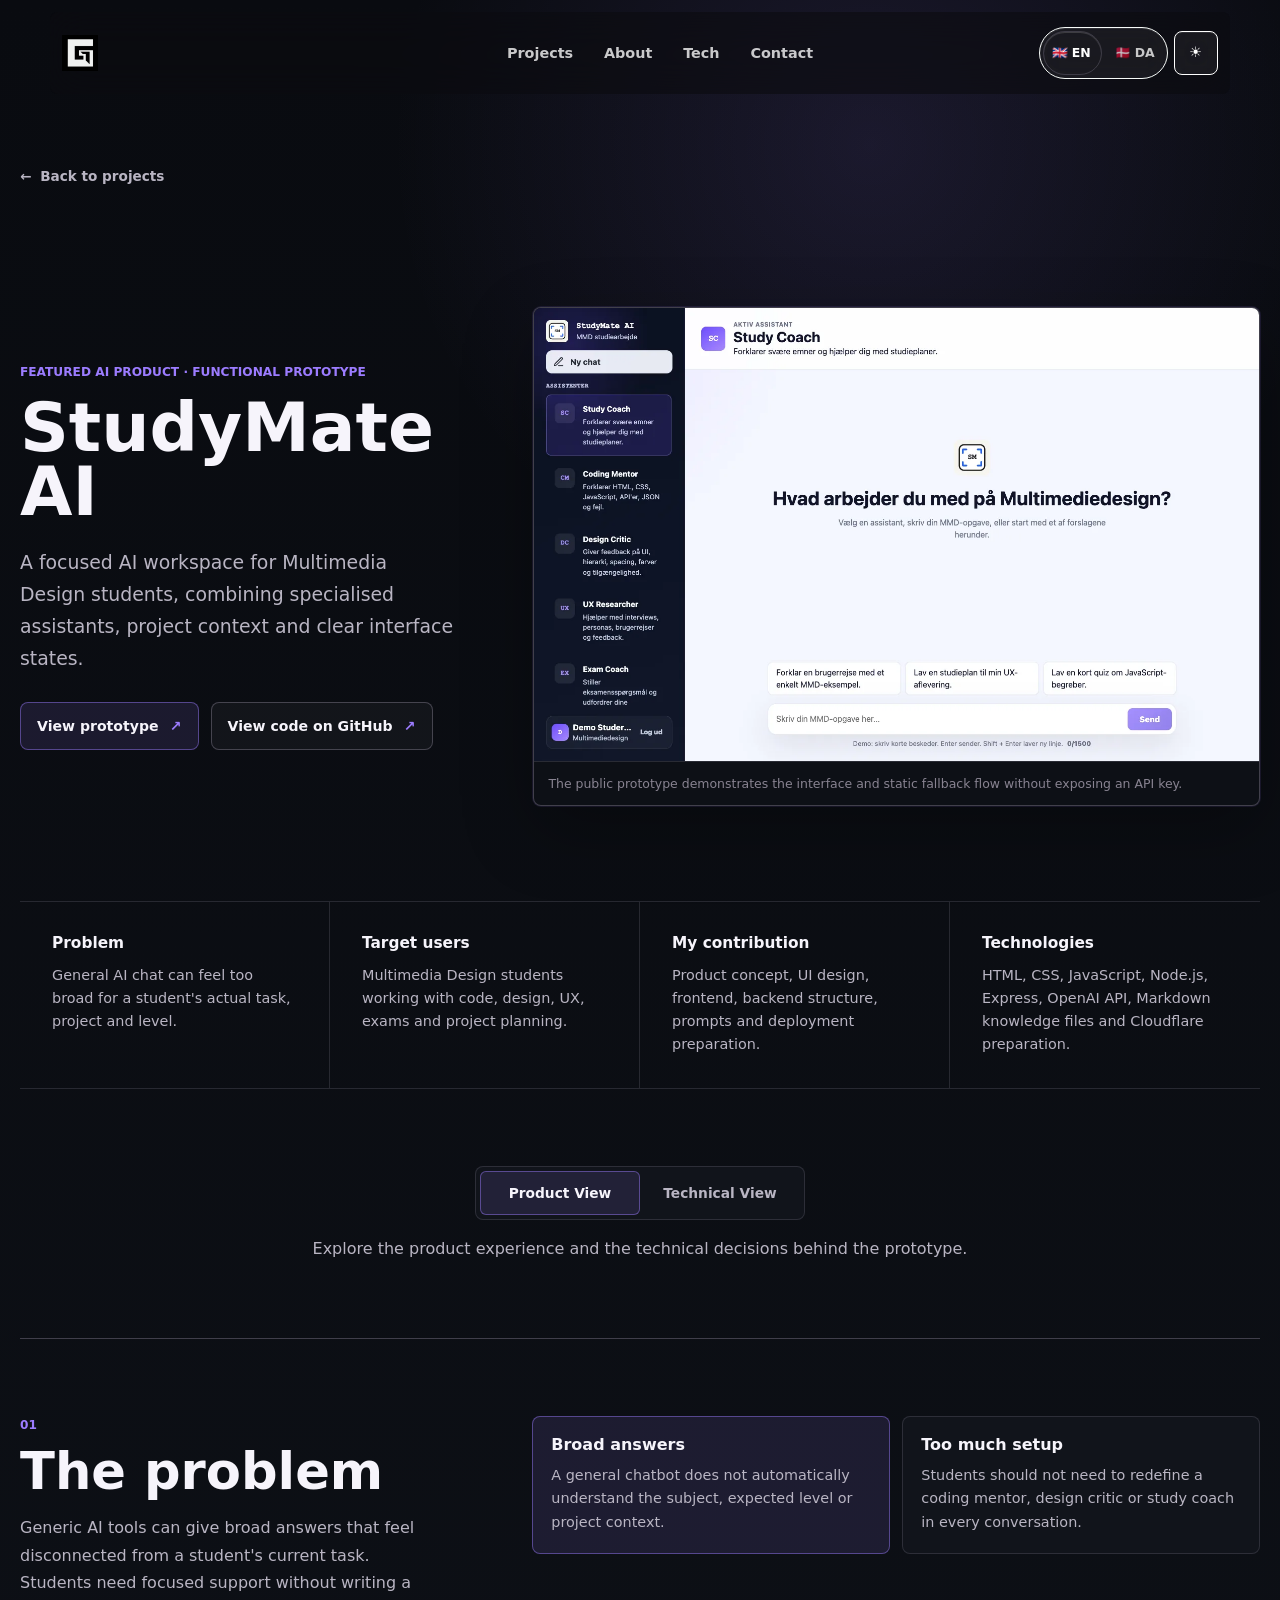
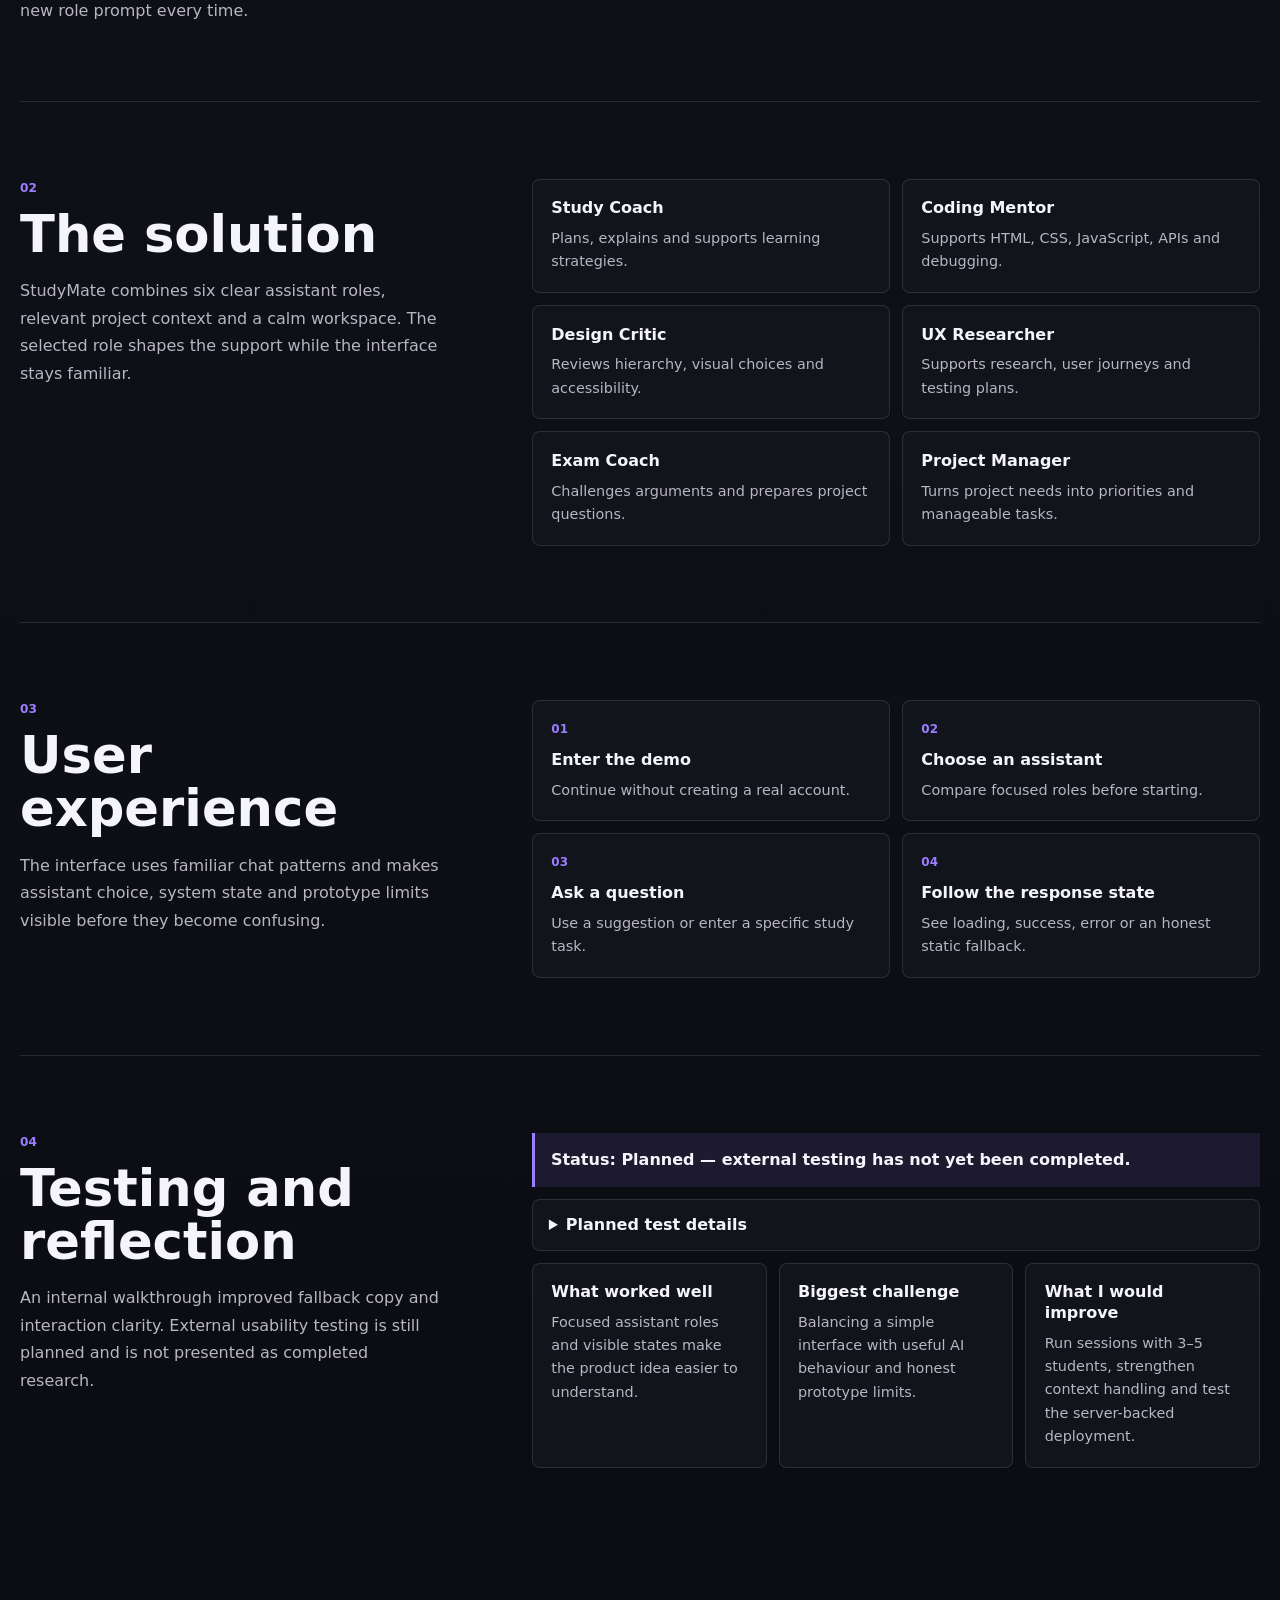
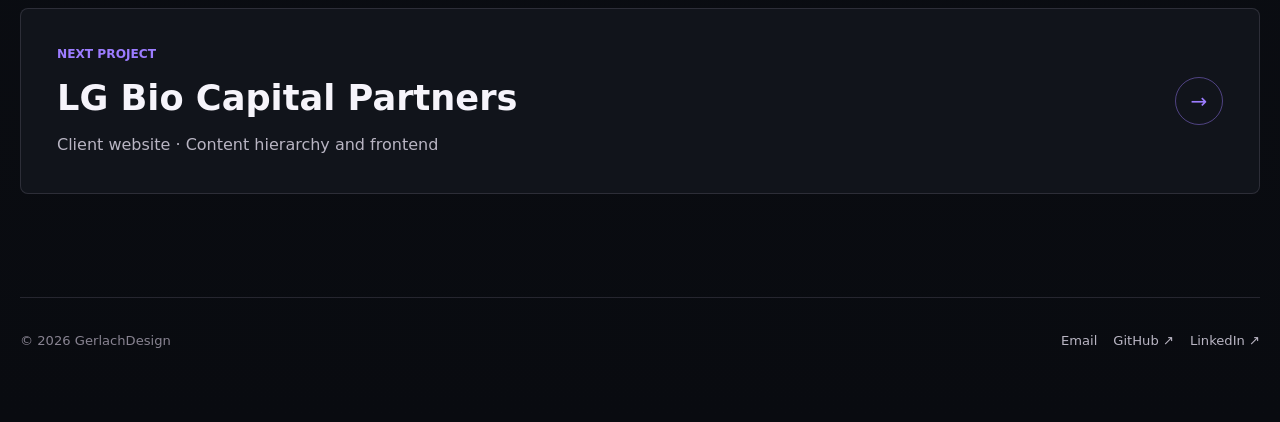
<file: cases/studymate-ai.html>
<!DOCTYPE html>
<html lang="en" class="dark-mode">
<head>
  <meta charset="UTF-8" />
  <meta name="viewport" content="width=device-width, initial-scale=1.0" />
  <meta name="robots" content="index, follow" />
  <meta name="author" content="Martin Gerlach" />
  <meta name="theme-color" content="#090b10" />
  <meta name="description" content="StudyMate AI case study covering product thinking, AI UX, frontend states and protected server-side OpenAI integration." data-i18n-attr="content:meta.description" />
  <link rel="canonical" href="https://gerlachdesign.dk/cases/studymate-ai.html" />
  <meta property="og:type" content="article" />
  <meta property="og:url" content="https://gerlachdesign.dk/cases/studymate-ai.html" />
  <meta property="og:site_name" content="GerlachDesign" />
  <meta property="og:title" content="StudyMate AI Case Study | Martin Gerlach" data-i18n-attr="content:meta.title" />
  <meta property="og:description" content="A functional AI study prototype with role-based assistants, a protected API flow and honest deployment limits." data-i18n-attr="content:meta.socialDescription" />
  <meta property="og:image" content="https://gerlachdesign.dk/studymate-preview.webp" />
  <meta property="og:image:alt" content="StudyMate AI dashboard prototype with specialised study assistants" data-i18n-attr="content:hero.imageAlt" />
  <meta name="twitter:card" content="summary_large_image" />
  <meta name="twitter:title" content="StudyMate AI Case Study | Martin Gerlach" data-i18n-attr="content:meta.title" />
  <meta name="twitter:description" content="A functional AI study prototype with role-based assistants, a protected API flow and honest deployment limits." data-i18n-attr="content:meta.socialDescription" />
  <meta name="twitter:image" content="https://gerlachdesign.dk/studymate-preview.webp" />
  <title data-i18n="meta.title">StudyMate AI Case Study | Martin Gerlach</title>
  <link rel="icon" type="image/png" href="../favicon.png" />
  <link rel="apple-touch-icon" sizes="180x180" href="../apple-touch-icon.png" />
  <link rel="stylesheet" href="../style.css?v=20260802-3" />
  <link rel="stylesheet" href="case-study.css?v=20260802-1" />
</head>
<body class="case-page dark-mode" data-case="studymate">
  <a class="skip-link" href="#main-content" data-i18n="common.skip">Skip to content</a>

  <header class="case-site-header">
    <nav class="main-nav" aria-label="Primary navigation" data-i18n-attr="aria-label:common.navLabel">
      <a class="nav-brand" href="../index.html#top" aria-label="Martin Gerlach home" data-i18n-attr="aria-label:common.homeLabel">
        <img src="../favicon.png" alt="" width="512" height="512" decoding="async" />
      </a>
      <ul>
        <li><a href="../index.html#projekter" data-nav-section="projekter" data-i18n="common.projects">Projects</a></li>
        <li><a href="../index.html#om-mig" data-nav-section="om-mig" data-i18n="common.about">About</a></li>
        <li><a href="../index.html#faerdigheder" data-nav-section="faerdigheder" data-i18n="common.tech">Tech</a></li>
        <li><a href="../index.html#kontakt" data-nav-section="kontakt" data-i18n="common.contact">Contact</a></li>
      </ul>
      <div class="nav-actions">
        <div class="language-switcher" role="group" aria-label="Choose language" data-i18n-attr="aria-label:common.languageLabel">
          <button type="button" data-language="en" aria-pressed="true"><span aria-hidden="true">🇬🇧</span> EN</button>
          <button type="button" data-language="da" aria-pressed="false"><span aria-hidden="true">🇩🇰</span> DA</button>
        </div>
        <button class="theme-toggle" type="button" data-case-theme aria-label="Switch to light mode"><span class="theme-icon" aria-hidden="true">☀</span><span class="theme-label">Light mode</span></button>
      </div>
    </nav>
  </header>

  <main id="main-content" class="case-main">
    <a class="case-back" href="../index.html#projekter" data-i18n="common.back">Back to projects</a>

    <header class="case-hero-new">
      <div class="case-hero-copy-new">
        <p class="case-kicker" data-i18n="hero.label">Featured AI product · Functional prototype</p>
        <h1>StudyMate AI</h1>
        <p class="case-hero-lede" data-i18n="hero.description">A focused AI workspace for Multimedia Design students, combining specialised assistants, project context and clear interface states.</p>
        <div class="case-actions-new">
          <a class="case-action case-action--primary" href="https://martincgerlach.github.io/StudymateAI/" target="_blank" rel="noopener noreferrer" data-i18n="hero.prototype">View prototype</a>
          <a class="case-action" href="https://github.com/martincgerlach/StudymateAI" target="_blank" rel="noopener noreferrer" data-i18n="hero.code">View code on GitHub</a>
        </div>
      </div>
      <figure class="case-hero-media">
        <img src="../studymate-preview.webp" alt="StudyMate AI dashboard with assistant navigation and the Study Coach workspace" data-i18n-attr="alt:hero.imageAlt" width="1440" height="900" decoding="async" fetchpriority="high" />
        <figcaption data-i18n="hero.caption">The public prototype demonstrates the interface and static fallback flow without exposing an API key.</figcaption>
      </figure>
    </header>

    <section class="case-summary-new" aria-label="Project summary" data-i18n-attr="aria-label:common.summaryLabel">
      <article><h2 data-i18n="summary.problemHeading">Problem</h2><p data-i18n="summary.problem">General AI chat can feel too broad for a student's actual task, project and level.</p></article>
      <article><h2 data-i18n="summary.usersHeading">Target users</h2><p data-i18n="summary.users">Multimedia Design students working with code, design, UX, exams and project planning.</p></article>
      <article><h2 data-i18n="summary.contributionHeading">My contribution</h2><p data-i18n="summary.contribution">Product concept, UI design, frontend, backend structure, prompts and deployment preparation.</p></article>
      <article><h2 data-i18n="summary.techHeading">Technologies</h2><p data-i18n="summary.tech">HTML, CSS, JavaScript, Node.js, Express, OpenAI API, Markdown knowledge files and Cloudflare preparation.</p></article>
    </section>

    <div class="case-view-nav" role="tablist" aria-label="Case study views" data-i18n-attr="aria-label:common.viewsLabel" data-case-views>
      <button id="product-tab" type="button" role="tab" aria-selected="true" aria-controls="product-view" data-case-view="product" data-i18n="common.productView">Product View</button>
      <button id="technical-tab" type="button" role="tab" aria-selected="false" aria-controls="technical-view" data-case-view="technical" data-i18n="common.technicalView">Technical View</button>
    </div>
    <p class="case-view-intro" data-i18n="views.intro">Explore the product experience and the technical decisions behind the prototype.</p>

    <div id="product-view" class="case-view-panel case-content" role="tabpanel" aria-labelledby="product-tab">
      <section class="case-content-section">
        <div class="case-content-copy">
          <p class="case-section-number">01</p>
          <h2 data-i18n="product.problemHeading">The problem</h2>
          <p data-i18n="product.problemText">Generic AI tools can give broad answers that feel disconnected from a student's current task. Students need focused support without writing a new role prompt every time.</p>
        </div>
        <div class="case-feature-grid case-content-visual">
          <article class="case-feature case-feature--accent"><h3 data-i18n="product.problemCardOneHeading">Broad answers</h3><p data-i18n="product.problemCardOneText">A general chatbot does not automatically understand the subject, expected level or project context.</p></article>
          <article class="case-feature"><h3 data-i18n="product.problemCardTwoHeading">Too much setup</h3><p data-i18n="product.problemCardTwoText">Students should not need to redefine a coding mentor, design critic or study coach in every conversation.</p></article>
        </div>
      </section>

      <section class="case-content-section">
        <div class="case-content-copy">
          <p class="case-section-number">02</p>
          <h2 data-i18n="product.solutionHeading">The solution</h2>
          <p data-i18n="product.solutionText">StudyMate combines six clear assistant roles, relevant project context and a calm workspace. The selected role shapes the support while the interface stays familiar.</p>
        </div>
        <div class="case-feature-grid case-content-visual">
          <article class="case-feature"><h3>Study Coach</h3><p data-i18n="assistant.study">Plans, explains and supports learning strategies.</p></article>
          <article class="case-feature"><h3>Coding Mentor</h3><p data-i18n="assistant.code">Supports HTML, CSS, JavaScript, APIs and debugging.</p></article>
          <article class="case-feature"><h3>Design Critic</h3><p data-i18n="assistant.design">Reviews hierarchy, visual choices and accessibility.</p></article>
          <article class="case-feature"><h3>UX Researcher</h3><p data-i18n="assistant.ux">Supports research, user journeys and testing plans.</p></article>
          <article class="case-feature"><h3>Exam Coach</h3><p data-i18n="assistant.exam">Challenges arguments and prepares project questions.</p></article>
          <article class="case-feature"><h3>Project Manager</h3><p data-i18n="assistant.project">Turns project needs into priorities and manageable tasks.</p></article>
        </div>
      </section>

      <section class="case-content-section">
        <div class="case-content-copy">
          <p class="case-section-number">03</p>
          <h2 data-i18n="product.uxHeading">User experience</h2>
          <p data-i18n="product.uxText">The interface uses familiar chat patterns and makes assistant choice, system state and prototype limits visible before they become confusing.</p>
        </div>
        <div class="case-flow-grid case-content-visual">
          <article class="case-flow-step"><span>01</span><h3 data-i18n="flow.enterHeading">Enter the demo</h3><p data-i18n="flow.enterText">Continue without creating a real account.</p></article>
          <article class="case-flow-step"><span>02</span><h3 data-i18n="flow.chooseHeading">Choose an assistant</h3><p data-i18n="flow.chooseText">Compare focused roles before starting.</p></article>
          <article class="case-flow-step"><span>03</span><h3 data-i18n="flow.askHeading">Ask a question</h3><p data-i18n="flow.askText">Use a suggestion or enter a specific study task.</p></article>
          <article class="case-flow-step"><span>04</span><h3 data-i18n="flow.feedbackHeading">Follow the response state</h3><p data-i18n="flow.feedbackText">See loading, success, error or an honest static fallback.</p></article>
        </div>
      </section>

      <section class="case-content-section">
        <div class="case-content-copy">
          <p class="case-section-number">04</p>
          <h2 data-i18n="product.testingHeading">Testing and reflection</h2>
          <p data-i18n="product.testingText">An internal walkthrough improved fallback copy and interaction clarity. External usability testing is still planned and is not presented as completed research.</p>
        </div>
        <div class="case-content-visual">
          <p class="case-testing-status" data-i18n="testing.status">Status: Planned — external testing has not yet been completed.</p>
          <details class="case-test-plan">
            <summary data-i18n="testing.planSummary">Planned test details</summary>
            <div class="case-test-plan-content">
              <div><h3 data-i18n="testing.objectiveHeading">Objective and participants</h3><p data-i18n="testing.objectiveText">Test with 3–5 Multimedia Design students whether they understand the assistant roles, complete the chat flow and recognise the static demo limits.</p></div>
              <div><h3 data-i18n="testing.tasksHeading">Tasks</h3><ol class="case-task-list"><li data-i18n="testing.taskOne">Explain the concept.</li><li data-i18n="testing.taskTwo">Enter the demo and choose an assistant.</li><li data-i18n="testing.taskThree">Submit a realistic study task.</li><li data-i18n="testing.taskFour">Explain the static fallback.</li></ol></div>
              <div><h3 data-i18n="testing.measureHeading">Observe and measure</h3><p data-i18n="testing.measureText">Record task completion, critical errors, moderator assistance, hesitation, wrong turns and participant comments.</p></div>
              <div><h3 data-i18n="testing.pendingHeading">Pending evidence</h3><p data-i18n="testing.pendingText">Findings and resulting design changes remain pending until the external sessions are completed.</p></div>
            </div>
          </details>
          <div class="case-reflection-grid">
            <article class="case-reflection-card"><h3 data-i18n="testing.workedHeading">What worked well</h3><p data-i18n="testing.workedText">Focused assistant roles and visible states make the product idea easier to understand.</p></article>
            <article class="case-reflection-card"><h3 data-i18n="testing.challengeHeading">Biggest challenge</h3><p data-i18n="testing.challengeText">Balancing a simple interface with useful AI behaviour and honest prototype limits.</p></article>
            <article class="case-reflection-card"><h3 data-i18n="testing.improveHeading">What I would improve</h3><p data-i18n="testing.improveText">Run sessions with 3–5 students, strengthen context handling and test the server-backed deployment.</p></article>
          </div>
        </div>
      </section>
    </div>

    <div id="technical-view" class="case-view-panel case-content" role="tabpanel" aria-labelledby="technical-tab" hidden>
      <section class="case-content-section">
        <div class="case-content-copy">
          <p class="case-section-number">01</p>
          <h2 data-i18n="technical.architectureHeading">Current architecture</h2>
          <p data-i18n="technical.architectureText">The browser controls the interface. A server-side route owns validation, assistant configuration, context building, the secret key and the OpenAI request.</p>
        </div>
        <ol class="case-architecture case-content-visual">
          <li><strong data-i18n="architecture.studentHeading">Student</strong><p data-i18n="architecture.studentText">Chooses a role and enters a study task.</p></li>
          <li><strong data-i18n="architecture.interfaceHeading">Interface</strong><p data-i18n="architecture.interfaceText">JavaScript manages selection and response states.</p></li>
          <li><strong data-i18n="architecture.requestHeading">Request</strong><p><span data-i18n="architecture.requestText">The frontend sends assistantId and the message to</span> <code>POST /api/chat</code>.</p></li>
          <li><strong data-i18n="architecture.serverHeading">Protected route</strong><p data-i18n="architecture.serverText">Validates input and builds server-owned instructions.</p></li>
          <li><strong>OpenAI API</strong><p data-i18n="architecture.openaiText">Receives the prepared request from the server.</p></li>
          <li><strong data-i18n="architecture.responseHeading">Response state</strong><p data-i18n="architecture.responseText">Renders success, error, retry or static fallback.</p></li>
        </ol>
      </section>

      <section class="case-content-section">
        <div class="case-content-copy">
          <p class="case-section-number">02</p>
          <h2 data-i18n="technical.promptHeading">Assistant and prompt flow</h2>
          <p data-i18n="technical.promptText">The user chooses a visible assistant. The server then combines that role with internal instructions, relevant context and the current message.</p>
        </div>
        <div class="case-flow-grid case-content-visual">
          <article class="case-flow-step"><span>01</span><h3 data-i18n="prompt.roleHeading">Role selection</h3><p data-i18n="prompt.roleText">A stable assistant ID maps to a focused support role.</p></article>
          <article class="case-flow-step"><span>02</span><h3 data-i18n="prompt.contextHeading">Context matching</h3><p data-i18n="prompt.contextText">Relevant Markdown excerpts are selected with weighted phrases and keywords.</p></article>
          <article class="case-flow-step"><span>03</span><h3 data-i18n="prompt.buildHeading">Server build</h3><p data-i18n="prompt.buildText">The protected route combines role, context and message.</p></article>
          <article class="case-flow-step"><span>04</span><h3 data-i18n="prompt.renderHeading">Interface feedback</h3><p data-i18n="prompt.renderText">The frontend communicates progress and failure clearly.</p></article>
        </div>
      </section>

      <section class="case-content-section">
        <div class="case-content-copy">
          <p class="case-section-number">03</p>
          <h2 data-i18n="technical.knowledgeHeading">Knowledge Base and project context</h2>
          <p data-i18n="technical.knowledgeText">The local prototype uses understandable Markdown files and weighted matching. It is not semantic search and can miss useful context.</p>
        </div>
        <div class="case-feature-grid case-content-visual">
          <article class="case-feature"><h3 data-i18n="knowledge.currentHeading">Current prototype</h3><p data-i18n="knowledge.currentText">Local Markdown content is selected through simple keyword and phrase weighting.</p></article>
          <article class="case-feature case-feature--accent"><h3 data-i18n="knowledge.limitHeading">Honest limitation</h3><p data-i18n="knowledge.limitText">There are no embeddings, semantic retrieval or production database in the current version.</p></article>
        </div>
      </section>

      <section class="case-content-section">
        <div class="case-content-copy">
          <p class="case-section-number">04</p>
          <h2 data-i18n="technical.securityHeading">Security, limitations and next step</h2>
          <p data-i18n="technical.securityText">The API key stays server-side, but deployment protection is still prototype-level. Cloudflare testing, stronger abuse controls and real user validation remain unfinished.</p>
        </div>
        <div class="case-reflection-grid case-content-visual">
          <article class="case-reflection-card"><h3 data-i18n="security.publicHeading">Public demo</h3><p data-i18n="security.publicText">GitHub Pages shows the complete interface with static fallback responses.</p></article>
          <article class="case-reflection-card"><h3 data-i18n="security.localHeading">Local server version</h3><p data-i18n="security.localText">Express can send protected OpenAI requests when a local environment key is present.</p></article>
          <article class="case-reflection-card"><h3 data-i18n="security.nextHeading">Planned MVP direction</h3><p data-i18n="security.nextText">Validate Cloudflare deployment first, then evaluate Supabase for accounts, stored projects and controlled context.</p></article>
        </div>
      </section>
    </div>

    <a class="case-next" href="lg-bio-capital.html">
      <div><p class="case-next-label" data-i18n="common.nextProject">Next project</p><h2>LG Bio Capital Partners</h2><p data-i18n="next.description">Client website · Content hierarchy and frontend</p></div>
      <span class="case-next-arrow" aria-hidden="true">→</span>
    </a>
  </main>

  <footer class="case-footer">
    <p>© 2026 GerlachDesign</p>
    <div>
      <a href="mailto:martin.gerlach.2950@gmail.com">Email</a>
      <a href="https://github.com/martincgerlach" target="_blank" rel="noopener noreferrer">GitHub ↗</a>
      <a href="https://www.linkedin.com/in/martin-christoffer-gerlach-68272a21a/" target="_blank" rel="noopener noreferrer">LinkedIn ↗</a>
    </div>
  </footer>

  <script src="case-translations.js?v=20260802-1"></script>
  <script>window.pageTranslations = window.CaseStudyTranslations.forPage("studymate");</script>
  <script src="../language.js?v=20260727-1"></script>
  <script src="case-study.js?v=20260802-1"></script>
</body>
</html>
</file>
<file: blade-rhythm/game.css>
:root {
  --arena-black: #100d0b;
  --panel-bg: rgba(16, 13, 11, 0.86);
  --panel-border: #7d6753;
  --text: #fff8ea;
  --muted: #d6c8b7;
  --accent: #f1b84b;
  --danger: #ff6b5f;
  --health: #58c969;
  --focus: #fff2a8;
  --enemy-x: calc(100% - clamp(100px, 17vw, 140px));
}

* {
  box-sizing: border-box;
}

@keyframes idle {
  0%, 100% {
    transform: translateY(8px);
  }

  50% {
    transform: translateY(1px);
  }
}

@keyframes flash {
  0%, 100% {
    opacity: 1;
  }

  50% {
    opacity: 0.45;
  }
}

body {
  min-height: 100vh;
  margin: 0;
  padding: clamp(18px, 4vw, 42px);
  background-color: var(--arena-black);
  background-image: linear-gradient(rgba(16, 13, 11, 0.72), rgba(16, 13, 11, 0.9)), url("arena.webp");
  background-position: center;
  background-size: cover;
  background-attachment: fixed;
  color: var(--text);
  font-family: Arial, Helvetica, sans-serif;
}

.game-toolbar {
  display: flex;
  align-items: center;
  justify-content: space-between;
  gap: 12px;
  width: min(100%, 860px);
  margin: 0 auto;
}

.back-link {
  display: inline-flex;
  align-items: center;
  min-height: 44px;
  color: var(--text);
  font-weight: 700;
  text-underline-offset: 4px;
}

.language-switcher {
  display: flex;
  align-items: center;
  gap: 3px;
  padding: 3px;
  border: 1px solid var(--panel-border);
  border-radius: 999px;
  background: var(--panel-bg);
}

.language-switcher button {
  display: inline-flex;
  align-items: center;
  justify-content: center;
  gap: 4px;
  min-width: 54px;
  min-height: 44px;
  padding: 0 9px;
  border: 0;
  border-radius: 999px;
  background: transparent;
  color: var(--muted);
  font: inherit;
  font-size: 0.78rem;
  font-weight: 800;
  cursor: pointer;
}

.language-switcher button[aria-pressed="true"] {
  background: var(--accent);
  color: var(--arena-black);
}

.language-switcher button:focus-visible {
  outline: 3px solid var(--focus);
  outline-offset: 2px;
}

.back-link:hover {
  color: var(--accent);
}

.game-shell {
  width: min(100%, 860px);
  margin: 16px auto 0;
  text-align: center;
}

.game-header {
  margin-bottom: 24px;
}

.eyebrow {
  margin: 0 0 8px;
  color: var(--accent);
  font-size: 0.8rem;
  font-weight: 700;
  text-transform: uppercase;
}

#gameTitle {
  display: flex;
  align-items: center;
  justify-content: center;
  gap: 12px;
  margin: 0;
  font-family: Georgia, "Times New Roman", serif;
  font-size: 4.5rem;
  line-height: 1;
}

#titleIcon {
  width: clamp(46px, 9vw, 72px);
  height: clamp(46px, 9vw, 72px);
  object-fit: contain;
}

.game-intro {
  max-width: 560px;
  margin: 14px auto 0;
  color: var(--muted);
  line-height: 1.5;
}

.status-panel {
  display: grid;
  grid-template-columns: repeat(3, 1fr);
  gap: 1px;
  overflow: hidden;
  width: min(100%, 760px);
  margin: 0 auto 14px;
  border: 1px solid var(--panel-border);
  border-radius: 6px;
  background: var(--panel-border);
}

.status-panel > p {
  min-width: 0;
  margin: 0;
  padding: 14px 10px;
  overflow-wrap: anywhere;
  background: var(--panel-bg);
  color: var(--muted);
  font-size: 0.95rem;
}

.status-panel span {
  display: block;
  margin-bottom: 5px;
  font-size: 0.75rem;
  font-weight: 700;
  text-transform: uppercase;
}

.status-panel strong {
  display: block;
  color: var(--text);
  font-size: 1rem;
}

#hpContainer {
  grid-column: 1 / -1;
  width: 100%;
  height: 14px;
  background: #3b3029;
}

#hpBar {
  width: 100%;
  height: 100%;
  background: var(--health);
  transition: width 0.2s ease;
}

#gameArea {
  position: relative;
  width: min(100%, 760px);
  min-height: 220px;
  margin: 0 auto;
  aspect-ratio: 14 / 5;
  overflow: hidden;
  border: 2px solid var(--panel-border);
  border-radius: 6px;
  background-color: rgba(0, 0, 0, 0.36);
  box-shadow: inset 0 -45px 50px rgba(0, 0, 0, 0.42), 0 20px 55px rgba(0, 0, 0, 0.36);
}

#player,
#enemy {
  position: absolute;
  z-index: 2;
  bottom: 0;
  width: clamp(96px, 18vw, 140px);
  height: clamp(96px, 18vw, 140px);
  object-fit: contain;
  filter: drop-shadow(0 10px 5px rgba(0, 0, 0, 0.6));
  animation: idle 1.2s ease-in-out infinite;
}

#player {
  left: clamp(10px, 5vw, 48px);
}

#enemy {
  left: var(--enemy-x);
  transition: left 0.05s linear;
}

#hitZone {
  position: absolute;
  z-index: 1;
  bottom: 0;
  left: 17%;
  width: 12%;
  height: 100%;
  border-right: 2px solid rgba(123, 255, 138, 0.9);
  border-left: 2px solid rgba(123, 255, 138, 0.9);
  background: rgba(88, 201, 105, 0.14);
  box-shadow: inset 0 0 24px rgba(88, 201, 105, 0.2);
}

#notification {
  position: absolute;
  z-index: 4;
  top: 12px;
  left: 50%;
  min-height: 24px;
  max-width: calc(100% - 24px);
  margin: 0;
  padding: 5px 10px;
  transform: translateX(-50%);
  border-radius: 4px;
  background: rgba(0, 0, 0, 0.74);
  color: var(--text);
  font-size: 0.9rem;
  font-weight: 700;
  opacity: 0;
  transition: opacity 0.3s ease;
}

#restartHint {
  position: absolute;
  z-index: 5;
  top: 50%;
  left: 50%;
  display: none;
  width: max-content;
  max-width: calc(100% - 32px);
  margin: 0;
  padding: 12px 16px;
  transform: translate(-50%, -50%);
  border: 1px solid var(--danger);
  border-radius: 4px;
  background: rgba(20, 8, 7, 0.92);
  color: #fff;
  font-size: 1.4rem;
  font-weight: 700;
}

.flash {
  animation: flash 1s infinite;
}

#actionFeedback {
  min-height: 30px;
  margin: 14px 0 8px;
  color: var(--accent);
  font-weight: 700;
}

.game-controls {
  display: flex;
  flex-wrap: wrap;
  justify-content: center;
  gap: 12px;
}

.game-controls button {
  min-width: 120px;
  min-height: 48px;
  padding: 10px 16px;
  border: 1px solid var(--panel-border);
  border-radius: 4px;
  background: #302720;
  color: var(--text);
  font: inherit;
  font-weight: 700;
  cursor: pointer;
  transition: background-color 0.18s ease, border-color 0.18s ease, transform 0.18s ease;
}

.game-controls button:hover {
  border-color: var(--accent);
  background: #4a3827;
  transform: translateY(-2px);
}

.back-link:focus-visible,
.game-controls button:focus-visible {
  outline: 3px solid var(--focus);
  outline-offset: 3px;
}

kbd {
  margin-left: 6px;
  padding: 2px 5px;
  border: 1px solid #96816d;
  border-bottom-width: 2px;
  border-radius: 3px;
  background: #17120f;
  color: var(--muted);
  font-family: inherit;
  font-size: 0.75rem;
}

@media (max-width: 700px) {
  .game-toolbar {
    align-items: flex-start;
  }

  .language-switcher button {
    min-width: 48px;
    padding-inline: 6px;
  }

  #gameTitle {
    font-size: 2.25rem;
  }

  .status-panel {
    grid-template-columns: 1fr;
  }

  #hpContainer {
    grid-column: 1;
  }

  #gameArea {
    min-height: 190px;
  }

  #restartHint {
    font-size: 1rem;
  }

  .game-controls button {
    flex: 1 1 88px;
    min-width: 88px;
  }
}

@media (prefers-reduced-motion: reduce) {
  *,
  *::before,
  *::after {
    scroll-behavior: auto !important;
    animation-duration: 0.01ms !important;
    animation-iteration-count: 1 !important;
    transition-duration: 0.01ms !important;
  }
}
</file>
<file: style.css>
:root {
  --page: #07100f;
  --page-soft: #0c1716;
  --surface: #101d1b;
  --surface-raised: #142522;
  --surface-light: #edf5f1;
  --ink: #f4fbf7;
  --muted: #b8c9c2;
  --quiet: #7d938b;
  --line: rgba(195, 230, 216, 0.16);
  --line-strong: rgba(195, 230, 216, 0.28);
  --accent: #54f0c0;
  --accent-strong: #83b9ff;
  --accent-soft: rgba(84, 240, 192, 0.12);
  --shadow: 0 24px 70px rgba(0, 0, 0, 0.32);
  --radius: 8px;
  --radius-large: 18px;
  --max-width: 1180px;
  --font-main: Inter, ui-sans-serif, system-ui, -apple-system, BlinkMacSystemFont, "Segoe UI", sans-serif;
}

html.light-mode {
  --page: #f5f8f6;
  --page-soft: #edf3ef;
  --surface: #ffffff;
  --surface-raised: #f8fbf9;
  --surface-light: #17221f;
  --ink: #13201d;
  --muted: #53635d;
  --quiet: #5f706a;
  --line: rgba(27, 48, 41, 0.14);
  --line-strong: rgba(27, 48, 41, 0.24);
  --accent: #0f7e68;
  --accent-strong: #1d5fae;
  --accent-soft: rgba(15, 126, 104, 0.1);
  --shadow: 0 24px 70px rgba(24, 42, 36, 0.12);
}

* {
  box-sizing: border-box;
}

html {
  scroll-behavior: smooth;
  scroll-padding-top: 5.5rem;
  background: var(--page);
  overflow-x: clip;
}

html.is-direct-anchor {
  scroll-behavior: auto;
}

body {
  min-width: 320px;
  margin: 0;
  background:
    radial-gradient(circle at 18% 4%, rgba(84, 240, 192, 0.15), transparent 28rem),
    radial-gradient(circle at 88% 12%, rgba(131, 185, 255, 0.15), transparent 26rem),
    linear-gradient(180deg, var(--page), var(--page-soft) 62%, var(--page));
  color: var(--ink);
  font-family: var(--font-main);
  line-height: 1.6;
  overflow-x: clip;
}

body.light-mode {
  background:
    radial-gradient(circle at 18% 4%, rgba(15, 126, 104, 0.1), transparent 28rem),
    radial-gradient(circle at 88% 12%, rgba(29, 95, 174, 0.1), transparent 26rem),
    linear-gradient(180deg, var(--page), var(--page-soft) 62%, var(--page));
}

img {
  max-width: 100%;
  height: auto;
}

a {
  color: inherit;
}

p,
h1,
h2,
h3,
h4,
dl,
dd,
figure {
  margin: 0;
}

button,
a {
  -webkit-tap-highlight-color: transparent;
}

:focus-visible {
  outline: 3px solid var(--accent);
  outline-offset: 4px;
}

.skip-link {
  position: fixed;
  left: 16px;
  top: 16px;
  z-index: 100;
  transform: translateY(-150%);
  padding: 0.7rem 1rem;
  border-radius: var(--radius);
  background: var(--accent);
  color: #06100e;
  font-weight: 800;
  text-decoration: none;
}

.skip-link:focus {
  transform: translateY(0);
}

.section,
.profile-facts,
.case-shell,
.site-footer {
  width: min(var(--max-width), calc(100% - 32px));
  margin-inline: auto;
}

.main-nav {
  position: absolute;
  top: 0;
  left: 50%;
  z-index: 20;
  display: grid;
  grid-template-columns: auto 1fr auto;
  gap: 1.25rem;
  align-items: center;
  width: min(var(--max-width), calc(100% - 48px));
  min-height: 82px;
  padding: 0.8rem 0;
  border-bottom: 1px solid rgba(255, 255, 255, 0.18);
  background: rgba(3, 10, 8, var(--hero-nav-backdrop, 0));
  color: #f7fbf9;
  transform: translateX(-50%);
}

.nav-brand {
  display: inline-flex;
  align-items: center;
  justify-content: flex-start;
  width: auto;
  min-width: 44px;
  min-height: 48px;
  background: transparent;
  color: #ffffff;
  text-decoration: none;
}

.nav-brand img {
  display: block;
  width: 36px;
  height: 36px;
  object-fit: contain;
  filter: invert(1);
  transition: opacity 180ms ease, transform 180ms ease;
}

.nav-brand:hover img,
.nav-brand:focus-visible img {
  opacity: 0.82;
  transform: translateY(-1px);
}

.main-nav ul {
  display: flex;
  flex-wrap: wrap;
  justify-content: flex-end;
  gap: 0.1rem;
  margin: 0;
  padding: 0;
  list-style: none;
}

.main-nav a:not(.nav-brand),
.theme-toggle {
  display: inline-flex;
  align-items: center;
  justify-content: center;
  min-height: 44px;
  padding: 0 0.85rem;
  border: 1px solid transparent;
  border-radius: var(--radius);
  color: rgba(255, 255, 255, 0.78);
  font: inherit;
  font-size: 0.9rem;
  font-weight: 750;
  line-height: 1;
  text-decoration: none;
}

.nav-actions,
.language-switcher {
  display: flex;
  align-items: center;
  gap: 0.4rem;
}

.language-switcher {
  padding: 0.2rem;
  border: 1px solid rgba(255, 255, 255, 0.2);
  border-radius: 999px;
  background: rgba(2, 8, 7, 0.34);
}

.language-switcher button {
  display: inline-flex;
  align-items: center;
  justify-content: center;
  gap: 0.25rem;
  min-width: 48px;
  min-height: 44px;
  padding: 0 0.55rem;
  border: 0;
  border-radius: 999px;
  background: transparent;
  color: rgba(255, 255, 255, 0.76);
  font: inherit;
  font-size: 0.78rem;
  font-weight: 800;
  cursor: pointer;
}

.language-switcher button[aria-pressed="true"] {
  background: var(--accent);
  color: #06100e;
}

.language-switcher button:hover,
.language-switcher button:focus-visible {
  color: #ffffff;
}

.language-switcher button[aria-pressed="true"]:hover,
.language-switcher button[aria-pressed="true"]:focus-visible {
  color: #06100e;
}

.theme-toggle {
  gap: 0.4rem;
}

.main-nav a:not(.nav-brand):hover,
.theme-toggle:hover {
  background: rgba(255, 255, 255, 0.1);
  color: #ffffff;
}

.theme-toggle {
  width: 44px;
  padding: 0;
  border-color: rgba(255, 255, 255, 0.2);
  background: rgba(2, 8, 7, 0.34);
  color: #ffffff;
  cursor: pointer;
}

.main-nav .theme-label {
  position: absolute;
  width: 1px;
  height: 1px;
  overflow: hidden;
  clip: rect(0 0 0 0);
  clip-path: inset(50%);
  white-space: nowrap;
}

.hero {
  position: relative;
  min-height: 240vh;
  min-height: 240svh;
  background: #030706;
  color: #ffffff;
}

.hero-sticky {
  position: sticky;
  top: 0;
  isolation: isolate;
  display: grid;
  height: 100vh;
  height: 100svh;
  overflow: hidden;
  background: #030706;
}

.hero-media,
.hero-video,
.hero-video-fallback,
.hero-overlay {
  position: absolute;
  inset: 0;
  width: 100%;
  height: 100%;
}

.hero-media {
  z-index: 0;
  overflow: hidden;
  background: #030706;
}

.hero-video-fallback {
  background: #030706 url("videos/portfolio-hero-poster-20260729.jpg") center center / cover no-repeat;
}

.hero-video {
  display: block;
  object-fit: cover;
  object-position: center center;
  opacity: 0;
  transform: scale(var(--hero-video-scale, 1));
  transform-origin: center;
  transition: opacity 420ms ease;
  will-change: opacity, transform;
}

.hero-video-ready .hero-video--intro {
  opacity: 1;
}

.hero-video--work {
  opacity: 0;
}

.hero-video-ready.hero-work-active .hero-video--intro {
  opacity: 0;
}

.hero-video-ready.hero-work-active .hero-video--work {
  opacity: 1;
}

.hero-scene-switching .hero-scene-copy {
  opacity: 0;
}

.hero-video-fallback-active .hero-video {
  display: none;
}

.hero-overlay {
  background:
    linear-gradient(90deg, rgba(2, 7, 6, 0.86) 0%, rgba(2, 7, 6, 0.68) 34%, rgba(2, 7, 6, 0.28) 68%, rgba(2, 7, 6, 0.2) 100%),
    linear-gradient(180deg, rgba(2, 7, 6, 0.38) 0%, rgba(2, 7, 6, 0.05) 42%, rgba(2, 7, 6, 0.64) 100%);
}

.hero-overlay::after {
  position: absolute;
  inset: 0;
  content: "";
  background: #010303;
  opacity: var(--hero-overlay-darkness, 0);
  transition: opacity 220ms ease;
  will-change: opacity;
}

.hero-content {
  z-index: 2;
  display: flex;
  align-items: center;
  width: min(var(--max-width), calc(100% - 48px));
  min-height: 100vh;
  min-height: 100svh;
  margin-inline: auto;
  padding: 8.5rem 0 6rem;
}

.hero-copy {
  max-width: 650px;
  opacity: var(--hero-copy-opacity, 1);
  text-shadow: 0 2px 24px rgba(0, 0, 0, 0.42);
  transform: translate3d(0, var(--hero-copy-y, 0), 0);
  will-change: opacity, transform;
}

.hero-eyebrow {
  color: var(--accent);
  font-size: 0.95rem;
  font-weight: 750;
}

.section-label,
.project-type {
  color: var(--accent);
  font-size: 0.78rem;
  font-weight: 850;
  letter-spacing: 0.08em;
  text-transform: uppercase;
}

.hero h1 {
  max-width: 650px;
  margin-top: 0.55rem;
  color: #ffffff;
  font-size: 5.5rem;
  line-height: 0.98;
  letter-spacing: 0;
  overflow-wrap: normal;
  word-break: normal;
}

.hero-role {
  max-width: 650px;
  margin-top: 1.1rem;
  color: rgba(255, 255, 255, 0.92);
  font-size: 0.9rem;
  font-weight: 800;
  line-height: 1.5;
  text-transform: uppercase;
}

.hero-lede {
  max-width: 520px;
  margin-top: 1rem;
  color: rgba(255, 255, 255, 0.82);
  font-size: 1.2rem;
  line-height: 1.65;
}

.hero-actions,
.button-row,
.contact-actions {
  display: flex;
  flex-wrap: wrap;
  gap: 0.85rem;
}

.hero-actions {
  margin-top: 1.7rem;
  opacity: var(--hero-cta-opacity, 1);
  will-change: opacity;
}

.hero-cta-is-hidden .hero-actions {
  pointer-events: none;
}

.hero-cta {
  gap: 0.8rem;
  min-width: 168px;
  border-color: var(--accent);
  background: rgba(3, 10, 8, 0.42);
  color: #ffffff;
  backdrop-filter: blur(10px);
}

.hero-cta::after {
  content: "↘";
  color: var(--accent);
  font-size: 1rem;
}

.hero-cta:hover {
  background: var(--accent);
  color: #04100d;
}

.hero-cta:hover::after {
  color: #04100d;
}

.hero-scroll-indicator {
  position: absolute;
  left: 50%;
  bottom: 1.35rem;
  z-index: 3;
  display: grid;
  justify-items: center;
  gap: 0.2rem;
  color: rgba(255, 255, 255, 0.72);
  font-size: 0.72rem;
  font-weight: 700;
  opacity: var(--hero-scroll-opacity, 1);
  transform: translateX(-50%);
  will-change: opacity;
}

.hero-scroll-arrow {
  color: var(--accent);
  font-size: 1.1rem;
  line-height: 1;
}

.hero-transition {
  position: absolute;
  top: 50%;
  left: 50%;
  z-index: 4;
  display: grid;
  justify-items: center;
  gap: 0.45rem;
  color: #ffffff;
  font-size: 1rem;
  font-weight: 800;
  opacity: var(--hero-transition-opacity, 0);
  pointer-events: none;
  text-align: center;
  transform: translate3d(-50%, calc(-50% + var(--hero-transition-y, 12px)), 0);
  will-change: opacity, transform;
}

.hero-transition span {
  color: var(--accent);
  font-size: 1.2rem;
  line-height: 1;
}

.button {
  display: inline-flex;
  align-items: center;
  justify-content: center;
  min-height: 46px;
  padding: 0.78rem 1.1rem;
  border: 1px solid var(--line-strong);
  border-radius: var(--radius);
  font-size: 0.95rem;
  font-weight: 800;
  line-height: 1;
  text-decoration: none;
  transition: transform 180ms ease, border-color 180ms ease, background 180ms ease;
}

.button:hover {
  transform: translateY(-2px);
}

.button-primary {
  border-color: var(--accent);
  background: var(--accent);
  color: #06100e;
}

.button-secondary {
  background: rgba(255, 255, 255, 0.03);
  color: var(--ink);
}

body.light-mode .button-secondary {
  background: rgba(255, 255, 255, 0.72);
}

.profile-facts {
  margin-top: clamp(-3rem, -4vw, -1.5rem);
  padding-bottom: clamp(1.5rem, 3vw, 2.5rem);
}

.profile-facts-grid {
  display: grid;
  grid-template-columns: repeat(3, minmax(0, 1fr));
  gap: 0.75rem;
}

.profile-facts-grid div {
  min-width: 0;
  padding: 1rem;
  border: 1px solid var(--line);
  border-radius: var(--radius);
  background: rgba(255, 255, 255, 0.035);
}

body.light-mode .profile-facts-grid div {
  background: rgba(255, 255, 255, 0.66);
}

.profile-facts-grid dt {
  color: var(--quiet);
  font-size: 0.75rem;
  font-weight: 850;
  text-transform: uppercase;
}

.profile-facts-grid dd {
  margin-top: 0.35rem;
  color: var(--ink);
  font-size: 0.94rem;
  font-weight: 700;
}

.project-card,
.text-panel,
.skill-card,
.material-card,
.contact-panel {
  border: 1px solid var(--line);
  border-radius: var(--radius-large);
  background: rgba(255, 255, 255, 0.045);
  box-shadow: 0 18px 48px rgba(0, 0, 0, 0.18);
}

body.light-mode .project-card,
body.light-mode .text-panel,
body.light-mode .skill-card,
body.light-mode .material-card,
body.light-mode .contact-panel {
  background: rgba(255, 255, 255, 0.86);
  box-shadow: var(--shadow);
}

.section {
  padding: clamp(4rem, 8vw, 7rem) 0;
  border-top: 1px solid var(--line);
}

.section-heading {
  max-width: 760px;
  margin-bottom: clamp(1.75rem, 3vw, 2.5rem);
}

.section-heading h2 {
  margin-top: 0.65rem;
  color: var(--ink);
  font-size: clamp(3rem, 5vw, 3.75rem);
  line-height: 1.02;
}

.section-heading p:not(.section-label) {
  max-width: 700px;
  margin-top: 1.125rem;
  color: var(--muted);
  font-size: 1.05rem;
  line-height: 1.7;
}

.project-list {
  display: grid;
  gap: 1rem;
}

.secondary-work {
  margin-top: clamp(2.5rem, 5vw, 4rem);
  padding-top: clamp(2rem, 4vw, 3rem);
  border-top: 1px solid var(--line);
}

.secondary-work-heading {
  max-width: 700px;
}

.secondary-work-heading h3 {
  margin-top: 0.6rem;
  color: var(--ink);
  font-size: clamp(1.65rem, 3vw, 2.35rem);
  line-height: 1.1;
}

.secondary-work-heading > p:not(.section-label) {
  margin-top: 0.85rem;
  color: var(--muted);
}

.secondary-work-grid {
  display: grid;
  grid-template-columns: repeat(2, minmax(0, 1fr));
  gap: 1rem;
  margin-top: 1.5rem;
}

.secondary-project {
  display: grid;
  grid-template-columns: minmax(150px, 0.75fr) minmax(0, 1fr);
  gap: 1.25rem;
  align-items: center;
  min-width: 0;
  padding: 1rem;
  border: 1px solid var(--line);
  border-top: 3px solid var(--secondary-accent, var(--accent));
  border-radius: var(--radius-large);
  background: rgba(255, 255, 255, 0.035);
}

body.light-mode .secondary-project {
  background: rgba(255, 255, 255, 0.76);
}

.secondary-project--forni {
  --secondary-accent: #ff8b6a;
}

.secondary-project--lg {
  --secondary-accent: #54f0c0;
}

.secondary-project img {
  display: block;
  width: 100%;
  aspect-ratio: 16 / 10;
  object-fit: cover;
  object-position: top center;
  border: 1px solid var(--line);
  border-radius: 10px;
}

.secondary-project h4 {
  margin-top: 0.45rem;
  color: var(--ink);
  font-size: 1.2rem;
  line-height: 1.2;
}

.secondary-project div > p:not(.project-type) {
  margin-top: 0.65rem;
  color: var(--muted);
  font-size: 0.92rem;
  line-height: 1.6;
}

.secondary-links {
  display: flex;
  flex-wrap: wrap;
  gap: 1rem;
}

.text-link {
  display: inline-flex;
  min-height: 44px;
  align-items: center;
  margin-top: 0.65rem;
  color: var(--ink);
  font-weight: 800;
  text-underline-offset: 0.22em;
}

.project-card {
  --project-accent: var(--accent);
  --project-accent-light: var(--accent);
  display: grid;
  grid-template-columns: minmax(0, 1fr) minmax(300px, 0.88fr);
  gap: clamp(1.25rem, 4vw, 3rem);
  align-items: stretch;
  padding: clamp(1rem, 3vw, 1.75rem);
  border-top: 3px solid var(--project-accent);
}

body.light-mode .project-card {
  --project-accent: var(--project-accent-light);
}

.project-card--lifescience {
  --project-accent: #9be15d;
  --project-accent-light: #3f7f2c;
}

.project-card--studymate {
  --project-accent: #9f7cff;
  --project-accent-light: #5a35d6;
}

.project-card--forni {
  --project-accent: #ff8b6a;
  --project-accent-light: #b9492f;
}

.project-card--blade {
  --project-accent: #ffc857;
  --project-accent-light: #8a5b00;
}

.project-card--playnext {
  --project-accent: #35d6c7;
  --project-accent-light: #147d76;
}

.project-card--todo {
  --project-accent: #f39be8;
  --project-accent-light: #98438d;
}

.project-card-featured {
  grid-template-columns: minmax(0, 0.92fr) minmax(360px, 1.08fr);
  background:
    linear-gradient(135deg, color-mix(in srgb, var(--project-accent), transparent 86%), rgba(131, 185, 255, 0.06)),
    rgba(255, 255, 255, 0.052);
}

body.light-mode .project-card-featured {
  background:
    linear-gradient(135deg, color-mix(in srgb, var(--project-accent), transparent 90%), rgba(29, 95, 174, 0.05)),
    rgba(255, 255, 255, 0.9);
}

.project-content {
  display: flex;
  flex-direction: column;
  align-items: flex-start;
  min-width: 0;
  padding: clamp(0.35rem, 1vw, 0.75rem);
}

.project-content h3 {
  margin-top: 0.7rem;
  color: var(--ink);
  font-size: clamp(1.55rem, 3vw, 2.65rem);
  line-height: 1.05;
}

.project-content > p:not(.project-type) {
  margin-top: 1rem;
  color: var(--muted);
  font-size: 1rem;
  line-height: 1.72;
}

.project-proof {
  width: 100%;
  max-width: 62ch;
  padding: 0.72rem 0.85rem;
  border: 1px solid color-mix(in srgb, var(--project-accent), transparent 62%);
  border-radius: 12px;
  background: color-mix(in srgb, var(--project-accent), transparent 91%);
  line-height: 1.5;
}

.project-content > p.project-proof {
  margin-top: 0.85rem;
  color: var(--muted);
  font-size: 0.94rem;
  line-height: 1.5;
}

.project-proof strong {
  margin-right: 0.35rem;
  color: var(--ink);
}

.tag-list {
  display: flex;
  flex-wrap: wrap;
  gap: 0.5rem;
  margin: 1rem 0 1.1rem;
  padding: 0;
  list-style: none;
}

.tag-list li {
  display: inline-flex;
  align-items: center;
  min-height: 34px;
  padding: 0.4rem 0.68rem;
  border: 1px solid var(--line);
  border-radius: 999px;
  background: var(--accent-soft);
  color: var(--ink);
  font-size: 0.86rem;
  font-weight: 750;
}

.project-actions {
  display: flex;
  flex-wrap: wrap;
  gap: 0.75rem;
  width: 100%;
}

.project-media,
.project-placeholder {
  min-width: 0;
  overflow: hidden;
  border: 1px solid var(--line);
  border-radius: 14px;
  background: var(--surface);
  box-shadow: inset 0 3px 0 var(--project-accent);
}

.project-media img {
  display: block;
  width: 100%;
  height: 100%;
  min-height: 310px;
  object-fit: cover;
  object-position: top center;
}

.project-media--screenshot {
  align-self: center;
  aspect-ratio: 16 / 10;
}

.project-media--screenshot img {
  min-height: 0;
  object-fit: contain;
}

.project-placeholder {
  display: grid;
  align-content: center;
  min-height: 330px;
  padding: clamp(1.5rem, 4vw, 2.3rem);
  background:
    linear-gradient(135deg, rgba(84, 240, 192, 0.16), rgba(131, 185, 255, 0.1)),
    radial-gradient(circle at 88% 12%, rgba(255, 255, 255, 0.16), transparent 9rem),
    var(--surface-raised);
}

.project-placeholder span {
  color: var(--accent);
  font-size: 0.8rem;
  font-weight: 850;
  letter-spacing: 0.08em;
  text-transform: uppercase;
}

.project-placeholder strong {
  max-width: 360px;
  margin-top: 1rem;
  color: var(--ink);
  font-size: clamp(2rem, 5vw, 3.8rem);
  line-height: 0.94;
}

.project-placeholder p {
  max-width: 330px;
  margin-top: 1rem;
  color: var(--muted);
}

.project-placeholder--compact {
  align-content: center;
  min-height: 280px;
  background:
    linear-gradient(135deg, rgba(155, 225, 93, 0.13), rgba(84, 240, 192, 0.06)),
    var(--surface-raised);
}

.project-placeholder--compact strong {
  max-width: 100%;
  font-size: clamp(1.9rem, 4vw, 2.7rem);
  line-height: 1;
  overflow-wrap: anywhere;
}

.project-placeholder--compact p {
  max-width: 280px;
}

.project-placeholder--studymate {
  min-height: 300px;
  background:
    radial-gradient(circle at 18% 18%, rgba(159, 124, 255, 0.34), transparent 8rem),
    radial-gradient(circle at 88% 18%, rgba(84, 240, 192, 0.16), transparent 9rem),
    linear-gradient(135deg, rgba(159, 124, 255, 0.18), rgba(27, 39, 65, 0.88)),
    var(--surface-raised);
}

.project-placeholder--studymate strong {
  max-width: 100%;
  font-size: clamp(2.1rem, 4vw, 3.4rem);
}

.project-placeholder--studymate p {
  max-width: 330px;
}

.about-grid,
.skill-grid,
.material-grid {
  display: grid;
  gap: 1rem;
}

.about-grid {
  grid-template-columns: repeat(3, minmax(0, 1fr));
}

.text-panel,
.skill-card,
.material-card {
  padding: clamp(1.2rem, 3vw, 1.7rem);
}

.text-panel h3,
.skill-card h3,
.material-card h3 {
  color: var(--ink);
  font-size: 1.16rem;
  line-height: 1.2;
}

.text-panel p,
.material-card p {
  margin-top: 0.75rem;
  color: var(--muted);
  line-height: 1.72;
}

.skill-grid {
  grid-template-columns: repeat(4, minmax(0, 1fr));
}

.tech-stack-grid {
  grid-template-columns: repeat(3, minmax(0, 1fr));
  align-items: stretch;
}

.skill-card .tag-list {
  margin-bottom: 0;
}

.tech-card {
  display: flex;
  flex-direction: column;
  gap: 1rem;
}

.tech-evidence-list {
  display: grid;
  gap: 0;
  margin: 0;
  padding: 0;
  list-style: none;
}

.tech-evidence-item {
  display: grid;
  gap: 0.45rem;
  min-width: 0;
  padding: 0.8rem 0;
  border-bottom: 1px solid var(--line);
}

.tech-evidence-item:first-child {
  padding-top: 0;
}

.tech-evidence-item:last-child {
  padding-bottom: 0;
  border-bottom: 0;
}

.tech-evidence-item strong {
  color: var(--ink);
  font-size: 0.95rem;
  font-weight: 800;
  line-height: 1.35;
}

.tech-evidence-item > span {
  color: var(--muted);
  font-size: 0.84rem;
  line-height: 1.5;
}

.tech-project-links {
  display: flex;
  flex-wrap: wrap;
  gap: 0.35rem 0.65rem;
}

.tech-project-links a {
  color: var(--accent);
  font-weight: 700;
  text-underline-offset: 0.2em;
}

.tech-card--evidence > .text-link {
  margin-top: auto;
}

.material-grid {
  grid-template-columns: repeat(2, minmax(0, 1fr));
}

.material-card {
  display: flex;
  flex-direction: column;
  justify-content: space-between;
  gap: 1.5rem;
}

.material-card .button,
.contact-actions .button {
  width: fit-content;
}

.contact-panel {
  display: grid;
  grid-template-columns: minmax(0, 1fr) auto;
  gap: 2rem;
  align-items: center;
  padding: clamp(1.5rem, 5vw, 3rem);
  background:
    linear-gradient(135deg, rgba(84, 240, 192, 0.13), rgba(131, 185, 255, 0.08)),
    rgba(255, 255, 255, 0.05);
}

body.light-mode .contact-panel {
  background:
    linear-gradient(135deg, rgba(15, 126, 104, 0.09), rgba(29, 95, 174, 0.06)),
    rgba(255, 255, 255, 0.9);
}

.contact-panel h2 {
  max-width: 680px;
  margin-top: 0.8rem;
  color: var(--ink);
  font-size: clamp(2.2rem, 5vw, 4.5rem);
  line-height: 0.98;
}

.contact-panel p:not(.section-label) {
  max-width: 660px;
  margin-top: 1rem;
  color: var(--muted);
  font-size: 1.05rem;
}

.contact-actions {
  justify-content: flex-end;
}

.case-shell {
  padding: 1rem 0 clamp(3rem, 7vw, 6rem);
}

.case-topline {
  display: flex;
  align-items: center;
  justify-content: space-between;
  gap: 1rem;
  padding: 1rem 0 1.5rem;
  color: var(--quiet);
  font-size: 0.9rem;
  font-weight: 800;
  text-transform: uppercase;
}

.case-hero,
.case-summary article,
.case-section {
  border: 1px solid var(--line);
  border-radius: var(--radius-large);
  background: rgba(255, 255, 255, 0.045);
  box-shadow: 0 18px 48px rgba(0, 0, 0, 0.18);
}

body.light-mode .case-hero,
body.light-mode .case-summary article,
body.light-mode .case-section {
  background: rgba(255, 255, 255, 0.86);
  box-shadow: var(--shadow);
}

.case-hero {
  display: grid;
  grid-template-columns: minmax(0, 0.82fr) minmax(320px, 1fr);
  gap: clamp(1.25rem, 4vw, 3rem);
  align-items: center;
  padding: clamp(1rem, 3vw, 1.75rem);
  border-top: 3px solid var(--accent);
}

.case-hero-copy {
  padding: clamp(0.35rem, 1vw, 0.75rem);
}

.case-hero h1,
.case-section h2 {
  color: var(--ink);
  line-height: 1;
}

.case-hero h1 {
  max-width: 720px;
  margin-top: 0.85rem;
  font-size: clamp(2.4rem, 6vw, 5.4rem);
}

.case-hero p:not(.section-label),
.case-text-stack p {
  color: var(--muted);
  line-height: 1.72;
}

.case-hero p:not(.section-label) {
  max-width: 650px;
  margin-top: 1.25rem;
  font-size: clamp(1rem, 2vw, 1.22rem);
}

.case-actions {
  display: flex;
  flex-wrap: wrap;
  gap: 0.85rem;
  margin-top: 1.6rem;
}

.case-visual {
  overflow: hidden;
  border: 1px solid var(--line);
  border-radius: 14px;
  background: var(--surface);
  box-shadow: inset 0 3px 0 var(--accent);
}

.case-visual img {
  display: block;
  width: 100%;
  aspect-ratio: 16 / 10;
  object-fit: contain;
  object-position: top center;
}

.case-visual figcaption {
  padding: 0.75rem 0.9rem;
  border-top: 1px solid var(--line);
  color: var(--quiet);
  font-size: 0.78rem;
  line-height: 1.5;
}

.case-summary {
  display: grid;
  grid-template-columns: repeat(4, minmax(0, 1fr));
  gap: 1rem;
  margin-top: 1rem;
}

.case-summary article {
  padding: 1rem;
}

.case-summary h2,
.case-text-stack h3 {
  color: var(--ink);
  font-size: 1.05rem;
  line-height: 1.2;
}

.case-summary p {
  margin-top: 0.65rem;
  color: var(--muted);
  font-size: 0.94rem;
  line-height: 1.65;
}

.case-section {
  display: grid;
  grid-template-columns: minmax(220px, 0.5fr) minmax(0, 1fr);
  gap: clamp(1rem, 4vw, 3rem);
  margin-top: 1rem;
  padding: clamp(1.25rem, 4vw, 2rem);
}

.case-section h2 {
  margin-top: 0.65rem;
  font-size: clamp(1.9rem, 4vw, 3rem);
}

.case-text-stack {
  display: grid;
  gap: 1rem;
}

.case-text-stack article {
  padding-bottom: 1rem;
  border-bottom: 1px solid var(--line);
}

.case-text-stack article:last-child {
  padding-bottom: 0;
  border-bottom: 0;
}

.case-text-stack p {
  margin-top: 0.55rem;
}

.case-intro,
.case-section-summary {
  max-width: 760px;
  color: var(--muted);
  line-height: 1.72;
}

.case-section-summary {
  margin-top: 0.85rem;
}

.assistant-role-list,
.case-flow-list {
  display: grid;
  grid-template-columns: repeat(2, minmax(0, 1fr));
  gap: 0;
  margin: 1.25rem 0 0;
  padding: 0;
  list-style: none;
}

.assistant-role-list li {
  display: grid;
  gap: 0.35rem;
  padding: 1rem 1rem 1rem 0;
  border-top: 1px solid var(--line);
}

.assistant-role-list li:nth-child(even) {
  padding-right: 0;
  padding-left: 1rem;
  border-left: 1px solid var(--line);
}

.assistant-role-list strong,
.case-flow-list strong {
  color: var(--ink);
}

.assistant-role-list span,
.case-flow-list p {
  color: var(--muted);
  font-size: 0.9rem;
  line-height: 1.55;
}

.case-flow-list {
  gap: 1rem;
  margin-top: 0;
}

.case-flow-list li {
  display: grid;
  grid-template-columns: 2rem minmax(0, 1fr);
  gap: 0.75rem;
  align-items: start;
  padding-top: 1rem;
  border-top: 1px solid var(--line);
}

.case-flow-list li > span {
  display: grid;
  place-items: center;
  width: 2rem;
  height: 2rem;
  border: 1px solid var(--line-strong);
  border-radius: 50%;
  color: var(--accent);
  font-size: 0.78rem;
  font-weight: 850;
}

.case-flow-list p {
  margin-top: 0.25rem;
}

.case-text-stack--after-flow {
  margin-top: 1.5rem;
}

.case-section--architecture {
  grid-template-columns: 1fr;
}

.case-section--architecture > div:first-child {
  display: grid;
  grid-template-columns: minmax(220px, 0.5fr) minmax(0, 1fr);
  gap: clamp(1rem, 4vw, 3rem);
  align-items: end;
}

.case-section--architecture > div:first-child .section-label {
  grid-column: 1 / -1;
}

.case-section--architecture > div:first-child h2 {
  grid-column: 1;
}

.case-section--architecture .case-section-summary {
  grid-column: 2;
  align-self: end;
  margin-top: 0;
}

.architecture-visual {
  margin-top: 0.25rem;
  padding: 1.5rem 0 0;
  border-top: 1px solid var(--line-strong);
  color: var(--muted);
}

body.light-mode .architecture-visual {
  border-color: var(--line-strong);
}

.architecture-flow {
  display: grid;
  grid-template-columns: repeat(6, minmax(0, 1fr));
  gap: 1rem;
  margin: 0;
  padding: 0;
  list-style: none;
}

.architecture-node {
  position: relative;
  min-width: 0;
  padding: 0.9rem 0.5rem 0 0;
  border-top: 2px solid var(--accent);
}

.architecture-node::after {
  position: absolute;
  top: 50%;
  right: -0.55rem;
  width: 0.55rem;
  height: 0.55rem;
  border-top: 1px solid var(--accent);
  border-right: 1px solid var(--accent);
  content: "";
  transform: rotate(45deg);
}

.architecture-node:last-child::after {
  content: none;
}

.architecture-step,
.architecture-boundary {
  color: var(--accent);
  font-size: 0.7rem;
  font-weight: 850;
  letter-spacing: 0;
  text-transform: uppercase;
}

.architecture-boundary {
  display: inline-block;
  padding: 0.18rem 0.35rem;
  border: 1px solid var(--accent);
  border-radius: 4px;
}

.architecture-node h3 {
  margin-top: 0.55rem;
  color: var(--ink);
  font-size: 0.98rem;
  line-height: 1.25;
}

.architecture-node p {
  margin-top: 0.5rem;
  color: var(--muted);
  font-size: 0.82rem;
  line-height: 1.55;
}

.architecture-details {
  display: grid;
  grid-template-columns: repeat(4, minmax(0, 1fr));
  gap: 0;
  margin: 1.75rem 0 0;
  border-top: 1px solid var(--line);
  border-bottom: 1px solid var(--line);
}

.architecture-details > div {
  padding: 1rem;
  border-right: 1px solid var(--line);
}

.architecture-details > div:first-child {
  padding-left: 0;
}

.architecture-details > div:last-child {
  padding-right: 0;
  border-right: 0;
}

.architecture-details dt {
  color: var(--ink);
  font-size: 0.82rem;
  font-weight: 850;
}

.architecture-details dd {
  margin: 0.4rem 0 0;
  color: var(--muted);
  font-size: 0.78rem;
  line-height: 1.55;
}

.architecture-visual figcaption {
  margin-top: 1rem;
  color: var(--quiet);
  font-size: 0.78rem;
  line-height: 1.55;
}

.case-evidence-flow {
  display: grid;
  grid-template-columns: repeat(4, minmax(0, 1fr));
  gap: 0.75rem;
}

.case-evidence-step {
  min-width: 0;
  padding: 1rem;
  border: 1px solid var(--line);
  border-top: 3px solid var(--accent);
  border-radius: var(--radius);
  background: rgba(255, 255, 255, 0.035);
}

body.light-mode .case-evidence-step {
  background: rgba(19, 32, 29, 0.035);
}

.case-evidence-step span {
  color: var(--accent);
  font-size: 0.72rem;
  font-weight: 850;
  text-transform: uppercase;
}

.case-evidence-step h3 {
  margin-top: 0.45rem;
  color: var(--ink);
  font-size: 1rem;
}

.case-evidence-step p {
  margin-top: 0.5rem;
  color: var(--muted);
  font-size: 0.9rem;
  line-height: 1.58;
}

.case-note {
  padding: 1rem;
  border-left: 3px solid var(--accent);
  border-radius: 0 var(--radius) var(--radius) 0;
  background: var(--accent-soft);
  color: var(--muted);
  line-height: 1.65;
}

.testing-status {
  margin: 0;
  padding: 0.85rem 1rem;
  border-left: 3px solid var(--accent);
  background: var(--accent-soft);
  color: var(--ink);
  line-height: 1.5;
}

.test-task-list {
  display: grid;
  gap: 0.45rem;
  margin: 0.7rem 0 0;
  padding-left: 1.3rem;
  color: var(--muted);
  line-height: 1.55;
}

.site-footer {
  display: flex;
  justify-content: space-between;
  gap: 1rem;
  padding: 1.5rem 0 2.2rem;
  border-top: 1px solid var(--line);
  color: var(--quiet);
  font-size: 0.92rem;
}

@media (prefers-reduced-motion: reduce) {
  html {
    scroll-behavior: auto;
  }

  *,
  *::before,
  *::after {
    scroll-behavior: auto !important;
    transition: none !important;
  }
}

@media (max-width: 980px) {
  .main-nav {
    grid-template-columns: 1fr auto;
    width: min(var(--max-width), calc(100% - 40px));
    min-height: 122px;
    justify-items: stretch;
  }

  .main-nav .nav-brand {
    grid-column: 1;
    grid-row: 1;
    justify-self: start;
  }

  .main-nav ul {
    grid-column: 1 / -1;
    grid-row: 2;
    justify-content: flex-start;
  }

  .main-nav .nav-actions {
    grid-column: 2;
    grid-row: 1;
    justify-self: end;
  }

  .project-card,
  .project-card-featured,
  .contact-panel,
  .case-hero,
  .case-section {
    grid-template-columns: 1fr;
  }

  .hero h1 {
    font-size: 4.35rem;
  }

  .hero-content {
    padding-top: 10rem;
  }

  .about-grid,
  .skill-grid,
  .material-grid,
  .case-evidence-flow {
    grid-template-columns: repeat(2, minmax(0, 1fr));
  }

  .contact-actions {
    justify-content: flex-start;
  }

  .case-section--architecture > div:first-child {
    grid-template-columns: 1fr;
  }

  .case-section--architecture > div:first-child .section-label,
  .case-section--architecture > div:first-child h2,
  .case-section--architecture .case-section-summary {
    grid-column: auto;
  }

  .case-section--architecture .case-section-summary {
    margin-top: 0.25rem;
  }

  .architecture-flow {
    grid-template-columns: 1fr;
    gap: 0;
  }

  .architecture-node {
    padding: 0 0 2.2rem 1rem;
    border-top: 0;
    border-left: 2px solid var(--accent);
  }

  .architecture-node::after {
    top: auto;
    right: auto;
    bottom: 0.6rem;
    left: -0.35rem;
    background: var(--surface);
    content: "";
    transform: rotate(135deg);
  }

  .architecture-node:last-child {
    padding-bottom: 0;
  }

  .architecture-details {
    grid-template-columns: repeat(2, minmax(0, 1fr));
  }

  .architecture-details > div:nth-child(2) {
    border-right: 0;
  }

  .architecture-details > div:nth-child(n + 3) {
    border-top: 1px solid var(--line);
  }
}

@media (max-width: 680px) {
  .section,
  .profile-facts,
  .site-footer {
    width: min(100% - 48px, var(--max-width));
  }

  .main-nav {
    grid-template-columns: 1fr auto;
    gap: 0.35rem;
    width: calc(100% - 32px);
    justify-items: stretch;
    min-height: auto;
    padding: 0.65rem 0;
  }

  .nav-brand {
    grid-column: 1;
    grid-row: 1;
    justify-self: start;
    width: auto;
  }

  .main-nav ul {
    grid-column: 1 / -1;
    grid-row: 2;
    display: grid;
    grid-template-columns: repeat(4, minmax(0, 1fr));
    width: 100%;
  }

  .main-nav a:not(.nav-brand),
  .theme-toggle {
    width: 100%;
    padding-inline: 0.55rem;
  }

  .main-nav a[data-nav-section] {
    padding-inline: 0.2rem;
    font-size: 0.76rem;
  }

  .nav-actions {
    grid-column: 2;
    grid-row: 1;
    justify-self: end;
  }

  .language-switcher {
    gap: 0;
  }

  .language-switcher button {
    min-width: 44px;
    padding-inline: 0.25rem;
  }

  .theme-toggle {
    width: 44px;
    min-width: 44px;
    padding: 0;
  }

  .hero-content {
    align-items: flex-end;
    width: calc(100% - 32px);
    padding: 10.5rem 0 6.2rem;
  }

  .hero h1 {
    max-width: 360px;
    font-size: 3.15rem;
    line-height: 1;
    overflow-wrap: break-word;
  }

  .hero-copy {
    max-width: 360px;
  }

  .hero-lede {
    max-width: 340px;
    font-size: 1.02rem;
    line-height: 1.6;
  }

  .hero-role {
    max-width: 350px;
    font-size: 0.76rem;
    line-height: 1.55;
  }

  .hero-video {
    object-position: 50% center;
  }

  .hero-overlay {
    background:
      linear-gradient(180deg, rgba(2, 7, 6, 0.48) 0%, rgba(2, 7, 6, 0.18) 36%, rgba(2, 7, 6, 0.88) 100%),
      linear-gradient(90deg, rgba(2, 7, 6, 0.62), rgba(2, 7, 6, 0.2));
  }

  .section-heading h2 {
    font-size: clamp(2.125rem, 9vw, 2.375rem);
  }

  .profile-facts-grid,
  .secondary-work-grid,
  .about-grid,
  .skill-grid,
  .material-grid,
  .case-summary,
  .case-evidence-flow {
    grid-template-columns: 1fr;
  }

  .assistant-role-list,
  .case-flow-list,
  .architecture-details {
    grid-template-columns: 1fr;
  }

  .assistant-role-list li,
  .assistant-role-list li:nth-child(even) {
    padding-inline: 0;
    border-left: 0;
  }

  .architecture-details > div,
  .architecture-details > div:first-child,
  .architecture-details > div:last-child {
    padding-inline: 0;
    border-right: 0;
  }

  .architecture-details > div:nth-child(n + 2) {
    border-top: 1px solid var(--line);
  }

  .project-content,
  .project-card {
    padding: 1rem;
  }

  .secondary-project {
    grid-template-columns: 1fr;
  }

  .project-media img {
    min-height: 220px;
  }

  .button,
  .material-card .button,
  .contact-actions .button,
  .case-actions .button,
  .case-topline .button {
    width: 100%;
  }

  .case-topline {
    align-items: stretch;
    flex-direction: column;
  }

  .site-footer {
    flex-direction: column;
  }
}

/* Homepage redesign */
.home-page,
.home-page.light-mode {
  --max-width: 1280px;
  --page: #0a0d10;
  --page-soft: #0b0d11;
  --surface: #121316;
  --surface-raised: #1b1d21;
  --ink: #f4f3f8;
  --muted: #b7b5c0;
  --quiet: #85818e;
  --line: rgba(255, 255, 255, 0.11);
  --line-strong: rgba(154, 124, 244, 0.36);
  --accent: #9a7cf4;
  --accent-strong: #6141c7;
  --accent-soft: rgba(97, 65, 199, 0.14);
  --glass-surface: rgba(18, 18, 24, 0.46);
  --glass-surface-hover: rgba(255, 255, 255, 0.1);
  --glass-border: rgba(255, 255, 255, 0.18);
  --glass-border-strong: rgba(213, 202, 244, 0.44);
  --glass-tint: rgba(126, 102, 181, 0.24);
  --glass-tint-hover: rgba(126, 102, 181, 0.34);
  --glass-shadow: 0 14px 38px rgba(0, 0, 0, 0.24), inset 0 1px 0 rgba(255, 255, 255, 0.14);
  background: var(--page);
}

.home-page.light-mode {
  --page: #f5f4f8;
  --page-soft: #eceaf1;
  --surface: #ffffff;
  --surface-raised: #f8f7fb;
  --ink: #17151d;
  --muted: #5e5b68;
  --quiet: #706b78;
  --line: rgba(31, 26, 43, 0.12);
  --line-strong: rgba(104, 65, 199, 0.34);
  --accent: #6d42cf;
  --accent-strong: #6d42cf;
  --accent-soft: rgba(109, 66, 207, 0.1);
  --glass-surface: rgba(255, 255, 255, 0.4);
  --glass-surface-hover: rgba(255, 255, 255, 0.68);
  --glass-border: rgba(68, 58, 88, 0.14);
  --glass-border-strong: rgba(101, 82, 146, 0.26);
  --glass-tint: rgba(105, 83, 155, 0.1);
  --glass-tint-hover: rgba(105, 83, 155, 0.16);
  --glass-shadow: 0 12px 32px rgba(45, 38, 60, 0.09), inset 0 1px 0 rgba(255, 255, 255, 0.68);
}

.home-page main {
  position: relative;
  z-index: 5;
  background: var(--page);
}

.home-page .section {
  width: 100%;
  padding: clamp(4.5rem, 7vw, 6.5rem) 0;
  border-top: 1px solid var(--line);
}

.home-page .section > * {
  width: min(var(--max-width), calc(100% - 48px));
  margin-inline: auto;
}

.home-page .section-heading {
  display: grid;
  grid-template-columns: minmax(0, 0.9fr) minmax(280px, 0.65fr);
  gap: 0.65rem clamp(2rem, 8vw, 7rem);
  max-width: none;
  margin-bottom: clamp(2rem, 3.5vw, 3rem);
}

.home-page .section-heading .section-label {
  grid-column: 1 / -1;
}

.home-page .section-heading h2 {
  max-width: 680px;
  font-size: clamp(2.25rem, 4.2vw, 3.75rem);
  line-height: 1.04;
}

.home-page .section-heading > p:not(.section-label) {
  align-self: end;
  max-width: 440px;
  margin-top: 0;
  font-size: 0.95rem;
}

.home-page .section-projects {
  background: var(--page);
}

.home-page .project-list {
  display: grid;
  grid-template-columns: repeat(4, minmax(0, 1fr));
  gap: 1rem;
}

.home-page .project-card,
.home-page .project-card-featured {
  display: flex;
  flex-direction: column;
  gap: 0;
  min-width: 0;
  overflow: hidden;
  padding: 0;
  border: 1px solid var(--line);
  border-radius: 8px;
  background: #121316;
  box-shadow: none;
  transition: transform 180ms ease, border-color 180ms ease, box-shadow 180ms ease;
}

.home-page.light-mode .project-card,
.home-page.light-mode .project-card-featured {
  background: var(--surface);
}

.home-page .project-card--studymate {
  display: flex;
  grid-column: auto;
  min-height: 0;
}

.home-page .project-card--blade,
.home-page .project-card--playnext {
  grid-column: auto;
}

.home-page .project-card:focus-within {
  border-color: rgba(177, 149, 255, 0.48);
  box-shadow: 0 14px 36px rgba(0, 0, 0, 0.24);
  transform: translateY(-3px);
}

.home-page .project-media {
  order: -1;
  width: 100%;
  aspect-ratio: 16 / 10;
  border: 0;
  border-bottom: 1px solid var(--line);
  border-radius: 0;
  background: var(--page-soft);
  box-shadow: none;
}

.home-page .project-card--studymate .project-media {
  height: auto;
  aspect-ratio: 16 / 10;
  border-right: 0;
  border-bottom: 1px solid var(--line);
}

.home-page .project-card--studymate .project-content {
  padding: 1.15rem;
}

.home-page .project-card--studymate .project-content h3 {
  font-size: clamp(1.15rem, 1.7vw, 1.4rem);
}

.home-page .project-card--studymate .project-content > p:not(.project-type) {
  font-size: 0.9rem;
}

.home-page .project-media img,
.home-page .project-media--screenshot img {
  width: 100%;
  height: 100%;
  min-height: 0;
  object-fit: cover;
  transform: scale(1);
  transition: transform 220ms ease;
}

.home-page .project-card:focus-within .project-media img {
  transform: scale(1.025);
}

.home-page .project-media--screenshot img {
  object-fit: contain;
}

.home-page .project-content {
  display: flex;
  flex: 1;
  flex-direction: column;
  padding: 1.15rem;
}

.home-page .project-content h3 {
  margin-top: 0.4rem;
  font-size: clamp(1.15rem, 1.7vw, 1.4rem);
  line-height: 1.18;
}

.home-page .project-content > p:not(.project-type) {
  margin-top: 0.7rem;
  font-size: 0.9rem;
  line-height: 1.55;
}

.home-page .project-content > p.project-proof {
  padding: 0;
  border: 0;
  background: transparent;
  color: var(--quiet);
  font-size: 0.78rem;
}

.home-page .project-content > p.project-proof strong {
  color: var(--muted);
}

.home-page .project-type {
  color: var(--accent);
}

.home-page .project-content .tag-list {
  gap: 0.35rem;
  margin-top: 1rem;
}

.home-page .project-content .tag-list li {
  min-height: 28px;
  padding: 0.28rem 0.55rem;
  border-color: var(--line);
  background: rgba(255, 255, 255, 0.045);
  color: var(--muted);
  font-size: 0.72rem;
}

.home-page .project-actions {
  align-items: center;
  gap: 0.55rem;
  margin-top: auto;
  padding-top: 1.25rem;
}

.home-page .project-actions .button {
  gap: 0.2rem;
  min-height: 44px;
  padding: 0.58rem 0.68rem 0.58rem 0.8rem;
  border: 1px solid var(--glass-border);
  border-radius: 8px;
  background: var(--glass-surface);
  box-shadow: inset 0 1px 0 rgba(255, 255, 255, 0.1);
  color: var(--muted);
  font-size: 0.78rem;
  text-decoration: none;
  -webkit-backdrop-filter: blur(12px) saturate(90%);
  backdrop-filter: blur(12px) saturate(90%);
  transition: transform 180ms ease, border-color 180ms ease, background-color 180ms ease, color 180ms ease, box-shadow 180ms ease;
}

.home-page .project-actions .button::after {
  display: inline-grid;
  flex: 0 0 auto;
  place-items: center;
  width: 1.45rem;
  height: 1.45rem;
  margin-left: 0.32rem;
  border-radius: 50%;
  background: rgba(154, 124, 244, 0.14);
  content: "→";
  color: var(--accent);
  font-size: 0.85rem;
  line-height: 1;
  transition: transform 180ms ease, background-color 180ms ease, color 180ms ease;
}

.home-page .project-actions .button[target="_blank"]::after,
.home-page .secondary-project .text-link[target="_blank"]::after,
.home-page .contact-actions a[target="_blank"]::after,
.case-actions a[target="_blank"]::after {
  margin-left: 0.35rem;
  color: var(--accent);
  content: "↗";
}

.home-page .project-actions .button-primary {
  border-color: var(--glass-border-strong);
  background: var(--glass-tint);
  box-shadow: var(--glass-shadow);
  color: var(--ink);
}

.home-page .project-actions .button-secondary {
  color: var(--muted);
  text-decoration: none;
}

.home-page .project-actions .button:hover,
.home-page .project-actions .button:focus-visible {
  border-color: var(--glass-border-strong);
  background: var(--glass-surface-hover);
  color: var(--ink);
  box-shadow: 0 10px 24px rgba(0, 0, 0, 0.18), inset 0 1px 0 rgba(255, 255, 255, 0.14);
}

.home-page .project-actions .button-primary:hover,
.home-page .project-actions .button-primary:focus-visible {
  background: var(--glass-tint-hover);
}

.home-page .project-actions .button:hover::after,
.home-page .project-actions .button:focus-visible::after {
  background: var(--glass-tint-hover);
  color: var(--ink);
  transform: translateX(2px);
}

.home-page .project-actions .button[target="_blank"]:hover::after,
.home-page .project-actions .button[target="_blank"]:focus-visible::after {
  transform: translate(2px, -2px);
}

.home-page .secondary-work {
  margin-top: clamp(3.5rem, 7vw, 6rem);
  padding-top: clamp(2rem, 4vw, 3rem);
  border-top: 1px solid var(--line);
}

.home-page .secondary-work-heading {
  display: grid;
  grid-template-columns: minmax(0, 1fr) minmax(280px, 0.7fr);
  gap: 1rem 4rem;
  max-width: none;
}

.home-page .secondary-work-heading .section-label {
  grid-column: 1 / -1;
}

.home-page .secondary-work-heading > p:not(.section-label) {
  align-self: end;
  margin-top: 0;
}

.home-page .secondary-work-grid {
  gap: 1rem;
}

.home-page .secondary-project {
  overflow: hidden;
  padding: 0;
  border-top-width: 1px;
  border-radius: 8px;
  background: var(--surface);
  transition: transform 180ms ease, border-color 180ms ease, box-shadow 180ms ease;
}

.home-page .secondary-project:focus-within {
  border-color: rgba(177, 149, 255, 0.42);
  box-shadow: 0 12px 30px rgba(0, 0, 0, 0.2);
  transform: translateY(-3px);
}

.home-page .secondary-project img {
  height: 100%;
  min-height: 210px;
  object-fit: cover;
  border: 0;
  border-right: 1px solid var(--line);
  border-radius: 0;
  transform: scale(1);
  transition: transform 220ms ease;
}

.home-page .secondary-project--lg img {
  object-position: left top;
  background: #ffffff;
}

.home-page .secondary-project:focus-within img {
  transform: scale(1.02);
}

@media (hover: hover) and (pointer: fine) {
  .home-page .project-card:hover {
    border-color: rgba(177, 149, 255, 0.42);
    box-shadow: 0 18px 48px rgba(0, 0, 0, 0.28);
    transform: translateY(-4px);
  }

  .home-page .project-card:hover .project-media img {
    transform: scale(1.025);
  }

  .home-page .secondary-project:hover {
    border-color: rgba(177, 149, 255, 0.36);
    box-shadow: 0 14px 34px rgba(0, 0, 0, 0.22);
    transform: translateY(-3px);
  }

  .home-page .secondary-project:hover img {
    transform: scale(1.02);
  }
}

.home-page .secondary-project > div {
  padding: 1.25rem 1.25rem 1.25rem 0;
}

.home-page .secondary-project .text-link {
  gap: 0.2rem;
  width: fit-content;
  min-height: 42px;
  padding: 0.52rem 0.6rem 0.52rem 0.72rem;
  border: 1px solid var(--glass-border);
  border-radius: 8px;
  background: var(--glass-surface);
  box-shadow: inset 0 1px 0 rgba(255, 255, 255, 0.1);
  color: var(--muted);
  font-size: 0.78rem;
  text-decoration: none;
  -webkit-backdrop-filter: blur(12px) saturate(90%);
  backdrop-filter: blur(12px) saturate(90%);
  transition: transform 180ms ease, border-color 180ms ease, background-color 180ms ease, color 180ms ease, box-shadow 180ms ease;
}

.home-page .secondary-project .text-link::after {
  display: inline-grid;
  flex: 0 0 auto;
  place-items: center;
  width: 1.4rem;
  height: 1.4rem;
  margin-left: 0.3rem;
  border-radius: 50%;
  background: rgba(154, 124, 244, 0.14);
  color: var(--accent);
  content: "→";
  font-size: 0.82rem;
  line-height: 1;
  transition: transform 180ms ease, background-color 180ms ease, color 180ms ease;
}

.home-page .secondary-project .secondary-links .text-link:first-child,
.home-page .secondary-project > div > .text-link {
  border-color: var(--glass-border-strong);
  background: var(--glass-tint);
  color: var(--ink);
}

.home-page .secondary-project .text-link:hover,
.home-page .secondary-project .text-link:focus-visible {
  border-color: var(--glass-border-strong);
  background: var(--glass-surface-hover);
  box-shadow: 0 10px 24px rgba(0, 0, 0, 0.18), inset 0 1px 0 rgba(255, 255, 255, 0.14);
  color: var(--ink);
  transform: translateY(-2px);
}

.home-page .secondary-project .secondary-links .text-link:first-child:hover,
.home-page .secondary-project .secondary-links .text-link:first-child:focus-visible,
.home-page .secondary-project > div > .text-link:hover,
.home-page .secondary-project > div > .text-link:focus-visible {
  background: var(--glass-tint-hover);
}

.home-page .secondary-project .text-link:hover::after,
.home-page .secondary-project .text-link:focus-visible::after {
  background: var(--glass-tint-hover);
  color: var(--ink);
  transform: translateX(2px);
}

.home-page .secondary-project .text-link[target="_blank"]:hover::after,
.home-page .secondary-project .text-link[target="_blank"]:focus-visible::after {
  transform: translate(2px, -2px);
}

.home-page .profile-facts {
  width: 100%;
  margin: 1.5rem 0 0;
  padding: 0;
  border: 0;
  border-top: 1px solid var(--line);
  border-bottom: 1px solid var(--line);
  border-radius: 0;
  background: transparent;
  box-shadow: none;
}

.home-page .profile-facts-grid {
  grid-template-columns: 1fr;
  gap: 0;
}

.home-page .profile-facts-grid > div {
  display: grid;
  grid-template-columns: 8rem minmax(0, 1fr);
  gap: 1rem;
  min-height: 0;
  padding: 0.9rem 0;
  border: 0;
  border-bottom: 1px solid var(--line);
  border-radius: 0;
  background: transparent;
}

.home-page .profile-facts-grid > div:last-child {
  border-bottom: 0;
}

.home-page .profile-facts-grid dd {
  margin-top: 0;
  font-size: 0.9rem;
}

.home-page .profile-facts-grid dt {
  color: var(--accent);
}

.home-page .section-about {
  background: #0d0f13;
}

.home-page.light-mode .section-about {
  background: #eceaf2;
}

.home-page .about-layout {
  display: grid;
  grid-template-columns: minmax(0, 0.82fr) minmax(420px, 1.18fr);
  gap: clamp(2.5rem, 6vw, 5.5rem);
  align-items: start;
}

.home-page .about-copy .section-heading {
  display: block;
  width: auto;
  margin-bottom: 1.5rem;
}

.home-page .about-copy .section-heading h2 {
  margin-top: 0.65rem;
  font-size: clamp(2.2rem, 3.8vw, 3.4rem);
}

.home-page .about-copy .section-heading > p:not(.section-label) {
  margin-top: 1.25rem;
}

.home-page .about-grid {
  display: grid;
  grid-column: 1 / -1;
  grid-template-columns: repeat(3, minmax(0, 1fr));
  gap: 1.5rem;
  margin-top: clamp(1.5rem, 3vw, 2.5rem);
  padding-top: 2rem;
  border-top: 1px solid var(--line);
}

.home-page .about-grid .text-panel {
  padding: 0 1.5rem 0 0;
  border: 0;
  border-right: 1px solid var(--line);
  border-radius: 0;
  background: transparent;
  box-shadow: none;
}

.home-page .about-grid .text-panel:last-child {
  border-right: 0;
}

.home-page .about-grid .text-panel h3 {
  font-size: 1rem;
}

.home-page .about-grid .text-panel p {
  margin-top: 0.35rem;
  font-size: 0.9rem;
}

.home-page .about-portrait {
  overflow: hidden;
  aspect-ratio: 4 / 3;
  border: 1px solid var(--line);
  border-radius: 8px;
  background: var(--surface);
}

.home-page .about-portrait img {
  width: 100%;
  height: 100%;
  object-fit: cover;
  object-position: center 14%;
}

.home-page .section-process {
  background: #101116;
}

.home-page.light-mode .section-process {
  background: #f4f2f7;
}

.home-page .process-heading {
  margin-bottom: clamp(1.5rem, 3vw, 2.25rem);
}

.home-page .process-flow {
  display: grid;
  grid-template-columns: repeat(4, minmax(0, 1fr));
  gap: 0;
  margin: 0 auto;
  padding: 0;
  list-style: none;
}

.home-page .process-step {
  min-width: 0;
  min-height: 150px;
  padding: 1.1rem 1.5rem 0 0;
  border-top: 1px solid var(--line-strong);
}

.home-page .process-step + .process-step {
  padding-left: 1.5rem;
  border-left: 1px solid var(--line);
}

.home-page .process-step > span {
  color: var(--accent);
  font-size: 0.75rem;
  font-weight: 850;
}

.home-page .process-step h3 {
  margin-top: 0.7rem;
  color: var(--ink);
  font-size: 1.05rem;
  line-height: 1.25;
}

.home-page .process-step p {
  margin-top: 0.45rem;
  color: var(--muted);
  font-size: 0.9rem;
  line-height: 1.6;
}

.home-page .section-skills {
  background: #0b0d11;
}

.home-page.light-mode .section-skills {
  background: var(--page);
}

.home-page .tech-stack-grid {
  grid-template-columns: repeat(12, minmax(0, 1fr));
  gap: 1rem;
}

.home-page .tech-card {
  grid-column: span 6;
  padding: clamp(1.35rem, 2.5vw, 1.8rem);
  border: 1px solid var(--line);
  border-top: 1px solid var(--line);
  border-radius: 8px;
  background: #121316;
  box-shadow: none;
}

.home-page.light-mode .tech-card {
  background: var(--surface);
}

.home-page .tech-card:first-child {
  grid-column: span 12;
  border-color: var(--line-strong);
}

.home-page .tech-card:nth-child(2) {
  border-top-color: var(--line);
}

.home-page .tech-card:nth-child(3) {
  border-top-color: var(--line);
}

.home-page .tech-evidence-list {
  display: grid;
  grid-template-columns: repeat(2, minmax(0, 1fr));
  gap: 0 1.5rem;
  margin-top: 1rem;
}

.home-page .tech-card:first-child .tech-evidence-list {
  grid-template-columns: repeat(3, minmax(0, 1fr));
}

.home-page .tech-evidence-item {
  min-width: 0;
  padding-block: 0.8rem;
  border-bottom: 1px solid var(--line);
}

.home-page .tech-evidence-item:last-child {
  border-bottom: 0;
}

.home-page .tech-card h3 {
  color: var(--ink);
  font-size: 1.05rem;
}

.home-page .tech-project-links a {
  color: var(--accent);
}

.home-page .section-materials {
  background: #0b0d11;
}

.home-page.light-mode .section-materials {
  background: var(--page-soft);
}

.home-page .material-grid {
  grid-template-columns: repeat(2, minmax(0, 1fr));
  gap: 0;
  border-top: 1px solid var(--line);
  border-bottom: 1px solid var(--line);
}

.home-page .material-card {
  min-height: 220px;
  padding: 1.75rem;
  border: 0;
  border-right: 1px solid var(--line);
  border-radius: 0;
  background: transparent;
  box-shadow: none;
}

.home-page .material-card:first-child {
  padding-left: 0;
}

.home-page .material-card:last-child {
  padding-right: 0;
  border-right: 0;
}

.home-page .section-contact {
  padding: clamp(3.5rem, 6vw, 5rem) 0;
  background: var(--page);
}

.home-page .contact-panel {
  min-height: 260px;
  padding: clamp(2rem, 5vw, 4rem);
  border: 1px solid var(--line);
  border-radius: 8px;
  background: #0f1115;
  box-shadow: none;
}

.home-page.light-mode .contact-panel {
  background: var(--surface);
}

.home-page .contact-panel h2 {
  font-size: clamp(2rem, 3.5vw, 3rem);
}

.home-page .contact-panel .button-primary {
  border-color: var(--glass-border-strong);
  background: var(--glass-tint);
  box-shadow: var(--glass-shadow);
  color: var(--ink);
  -webkit-backdrop-filter: blur(16px) saturate(90%);
  backdrop-filter: blur(16px) saturate(90%);
}

.home-page .contact-panel .button-primary:hover {
  border-color: var(--glass-border-strong);
  background: var(--glass-tint-hover);
  color: var(--ink);
}

.home-page .contact-panel .button-secondary {
  border-color: var(--glass-border);
  background: var(--glass-surface);
  box-shadow: var(--glass-shadow);
  color: var(--ink);
  -webkit-backdrop-filter: blur(16px) saturate(90%);
  backdrop-filter: blur(16px) saturate(90%);
}

.home-page .contact-panel .button-secondary:hover,
.home-page .contact-panel .button-secondary:focus-visible {
  border-color: var(--glass-border-strong);
  background: var(--glass-surface-hover);
}

.home-page .site-footer {
  display: flex;
  align-items: center;
  width: min(var(--max-width), calc(100% - 48px));
  padding: 1.5rem 0 2.25rem;
}

.home-page .footer-links {
  display: flex;
  flex-wrap: wrap;
  gap: 1rem;
}

.home-page .footer-links a {
  min-width: 44px;
  min-height: 44px;
  display: inline-flex;
  align-items: center;
  gap: 0.3rem;
  color: var(--muted);
  text-decoration: none;
}

.home-page .footer-links a:hover {
  color: var(--accent);
}

@media (max-width: 1100px) {
  .home-page .project-list {
    grid-template-columns: repeat(2, minmax(0, 1fr));
  }

  .home-page .project-card--studymate {
    grid-column: span 1;
  }

  .home-page .project-card--blade,
  .home-page .project-card--playnext {
    grid-column: span 1;
  }

  .home-page .about-layout {
    grid-template-columns: minmax(0, 1fr) minmax(300px, 0.75fr);
  }
}

@media (max-width: 980px) {
  .home-page .section-heading,
  .home-page .about-layout {
    grid-template-columns: 1fr;
  }

  .home-page .section-heading > p:not(.section-label) {
    margin-top: 0.25rem;
  }

  .home-page .about-portrait {
    aspect-ratio: 4 / 3;
  }

  .home-page .about-portrait img {
    object-position: center 14%;
  }

  .home-page .about-grid {
    gap: 1rem;
  }

  .home-page .process-flow {
    grid-template-columns: repeat(2, minmax(0, 1fr));
  }

  .home-page .process-step:nth-child(3) {
    padding-left: 0;
    border-left: 0;
  }

  .home-page .tech-stack-grid,
  .home-page .material-grid {
    grid-template-columns: 1fr;
  }

  .home-page .tech-card,
  .home-page .tech-card:first-child {
    grid-column: auto;
  }

  .home-page .material-card,
  .home-page .material-card:first-child,
  .home-page .material-card:last-child {
    min-height: 0;
    padding: 1.5rem 0;
    border-right: 0;
    border-bottom: 1px solid var(--line);
  }

  .home-page .material-card:last-child {
    border-bottom: 0;
  }
}

@media (max-width: 680px) {
  .home-page .hero {
    min-height: 190vh;
    min-height: 190svh;
  }

  .home-page .section {
    padding: 4rem 0;
  }

  .home-page .section > *,
  .home-page .profile-facts,
  .home-page .site-footer {
    width: calc(100% - 32px);
  }

  .home-page .section-heading h2,
  .home-page .about-copy .section-heading h2 {
    font-size: clamp(2.15rem, 11vw, 3.2rem);
  }

  .home-page .project-list,
  .home-page .about-grid,
  .home-page .profile-facts-grid,
  .home-page .secondary-work-grid {
    grid-template-columns: 1fr;
  }

  .home-page .about-grid .text-panel {
    padding: 0 0 1.25rem;
    border-right: 0;
    border-bottom: 1px solid var(--line);
  }

  .home-page .about-grid .text-panel:last-child {
    padding-bottom: 0;
    border-bottom: 0;
  }

  .home-page .process-flow {
    grid-template-columns: 1fr;
  }

  .home-page .process-step,
  .home-page .process-step + .process-step {
    min-height: 0;
    padding: 1.15rem 0;
    border-left: 0;
    border-top: 1px solid var(--line);
  }

  .home-page .tech-evidence-list,
  .home-page .tech-card:first-child .tech-evidence-list {
    grid-template-columns: 1fr;
  }

  .home-page .secondary-work-heading {
    grid-template-columns: 1fr;
  }

  .home-page .project-card--studymate,
  .home-page .project-card--blade,
  .home-page .project-card--playnext {
    display: flex;
    grid-column: auto;
    min-height: 0;
  }

  .home-page .project-card--studymate .project-media {
    height: auto;
    aspect-ratio: 16 / 10;
    border-right: 0;
    border-bottom: 1px solid var(--line);
  }

  .home-page .project-card--studymate .project-content {
    padding: 1rem;
  }

  .home-page .project-card--studymate .project-content h3 {
    font-size: 1.5rem;
  }

  .home-page .project-content,
  .home-page .project-card {
    padding: 0;
  }

  .home-page .project-content {
    padding: 1rem;
  }

  .home-page .profile-facts-grid > div {
    min-height: 0;
    padding: 1.1rem;
    border-bottom: 1px solid var(--line);
  }

  .home-page .profile-facts-grid > div:last-child {
    border-bottom: 0;
  }

  .home-page .about-portrait {
    aspect-ratio: 4 / 3;
  }

}

@media (prefers-reduced-motion: reduce) {
  .home-page .hero {
    min-height: 100vh;
    min-height: 100svh;
  }

  .home-page .hero-copy,
  .home-page .hero-video {
    opacity: 1;
    transform: none;
  }

  .home-page .hero-transition {
    display: none;
  }
}

/* Timeline hero and homepage content refinement */
.home-page .main-nav {
  position: fixed;
  top: 0.75rem;
  padding-inline: 0.75rem;
  border: 1px solid var(--glass-border);
  border-radius: 8px;
  background: rgba(12, 12, 17, 0.28);
  box-shadow: 0 10px 30px rgba(0, 0, 0, 0.12), inset 0 1px 0 rgba(255, 255, 255, 0.12);
  -webkit-backdrop-filter: blur(18px) saturate(90%);
  backdrop-filter: blur(18px) saturate(90%);
  transition: background-color 220ms ease, border-color 220ms ease, box-shadow 220ms ease;
}

.home-page .main-nav.is-scrolled {
  border-color: rgba(255, 255, 255, 0.2);
  background: rgba(12, 12, 17, 0.62);
  box-shadow: var(--glass-shadow);
}

@media (min-width: 981px) {
  .home-page .main-nav ul {
    position: absolute;
    left: calc(50% + 20px);
    width: max-content;
    justify-content: center;
    transform: translateX(-50%);
  }

  .home-page .main-nav .nav-actions {
    grid-column: 3;
    justify-self: end;
  }
}

.home-page .language-switcher,
.home-page .theme-toggle {
  border-color: var(--glass-border);
  background: rgba(255, 255, 255, 0.06);
  box-shadow: inset 0 1px 0 rgba(255, 255, 255, 0.1);
  -webkit-backdrop-filter: blur(14px) saturate(90%);
  backdrop-filter: blur(14px) saturate(90%);
}

.home-page .language-switcher {
  --language-option-gap: 0.4rem;
  position: relative;
  isolation: isolate;
}

.home-page .language-switcher::before {
  position: absolute;
  top: 0.2rem;
  bottom: 0.2rem;
  left: 0.2rem;
  z-index: 0;
  width: calc((100% - 0.4rem - var(--language-option-gap)) / 2);
  border: 1px solid rgba(219, 210, 245, 0.18);
  border-radius: 999px;
  background: var(--glass-tint);
  box-shadow: inset 0 1px 0 rgba(255, 255, 255, 0.15);
  content: "";
  transform: translateX(0);
  transition: transform 300ms cubic-bezier(0.22, 1, 0.36, 1), background-color 180ms ease;
}

.home-page .language-switcher:has(button[data-language="da"][aria-pressed="true"])::before {
  transform: translateX(calc(100% + var(--language-option-gap)));
}

.home-page .language-switcher:has(button[aria-pressed="true"]:hover)::before,
.home-page .language-switcher:has(button[aria-pressed="true"]:focus-visible)::before {
  background: var(--glass-tint-hover);
}

.home-page .language-switcher button {
  position: relative;
  z-index: 1;
  transition: color 180ms ease, transform 180ms ease;
}

.home-page .language-switcher button[aria-pressed="true"] {
  background: transparent;
  box-shadow: none;
  color: #ffffff;
}

.home-page .language-switcher button[aria-pressed="true"]:hover,
.home-page .language-switcher button[aria-pressed="true"]:focus-visible {
  background: transparent;
  color: #ffffff;
}

@supports not selector(.language-switcher:has(button)) {
  .home-page .language-switcher::before {
    display: none;
  }

  .home-page .language-switcher button[aria-pressed="true"] {
    background: var(--glass-tint);
    box-shadow: inset 0 1px 0 rgba(255, 255, 255, 0.15);
  }
}

.home-page .main-nav a:not(.nav-brand):hover,
.home-page .theme-toggle:hover {
  background: var(--glass-surface-hover);
}

.home-page .main-nav a[data-nav-section] {
  position: relative;
}

.home-page .main-nav a[data-nav-section]::after {
  position: absolute;
  right: 0.85rem;
  bottom: 0.35rem;
  left: 0.85rem;
  height: 2px;
  border-radius: 999px;
  background: var(--accent);
  content: "";
  opacity: 0;
  transform: scaleX(0.4);
  transition: opacity 180ms ease, transform 180ms ease;
}

.home-page .main-nav a[aria-current="location"] {
  color: #ffffff;
}

.home-page .main-nav a[aria-current="location"]::after {
  opacity: 1;
  transform: scaleX(1);
}

.home-page .hero {
  min-height: 220vh;
  min-height: 220svh;
}

.home-page .hero-content {
  position: relative;
}

.hero-scene-copy {
  --scene-opacity: 0;
  position: absolute;
  top: 50%;
  left: 0;
  width: min(520px, 48vw);
  pointer-events: none;
  opacity: 1;
  transform: translateY(-46%);
  transition: opacity 180ms ease;
}

.hero-scene-copy--walking {
  --scene-opacity: 1;
  width: min(560px, 47vw);
}

.hero-scene-copy--walking .hero-scene-heading {
  max-width: 560px;
  font-size: clamp(4rem, 6vw, 5rem);
}

.hero-scene-copy--working {
  top: 44%;
  width: min(500px, 42vw);
}

.hero-scene-copy.is-active {
  pointer-events: auto;
}

.hero-scene-copy .hero-eyebrow,
.hero-scene-copy .hero-scene-heading {
  opacity: calc(var(--scene-opacity) * var(--hero-heading-scroll-opacity, 1));
  transform: translate3d(0, var(--hero-heading-y, 0), 0);
  transition: opacity 140ms linear, transform 180ms ease-out;
  will-change: opacity, transform;
}

.hero-scene-copy .hero-scene-support {
  opacity: calc(var(--scene-opacity) * var(--hero-support-scroll-opacity, 1));
  transition: opacity 140ms linear;
  will-change: opacity;
}

.hero-scene-copy .hero-actions {
  opacity: calc(var(--scene-opacity) * var(--hero-action-scroll-opacity, 1));
  transition: opacity 120ms linear;
  will-change: opacity;
}

.hero-scene-copy--working .hero-scene-heading {
  max-width: 500px;
  margin-top: 0.55rem;
  color: #ffffff;
  font-size: clamp(2.65rem, 4.6vw, 4.7rem);
  line-height: 1.02;
}

.home-page .hero-cta {
  border-color: var(--glass-border-strong);
  background: var(--glass-tint);
  box-shadow: var(--glass-shadow);
  color: #ffffff;
  -webkit-backdrop-filter: blur(18px) saturate(90%);
  backdrop-filter: blur(18px) saturate(90%);
}

.home-page .hero-cta:hover,
.home-page .hero-cta:focus-visible {
  border-color: rgba(220, 211, 246, 0.58);
  background: var(--glass-tint-hover);
  color: #ffffff;
}

.home-page .hero-cta:hover::after,
.home-page .hero-cta:focus-visible::after {
  color: #ffffff;
}

.hero-secondary-cta {
  border-color: var(--glass-border);
  background: rgba(255, 255, 255, 0.07);
  color: #ffffff;
  box-shadow: var(--glass-shadow);
  -webkit-backdrop-filter: blur(18px) saturate(90%);
  backdrop-filter: blur(18px) saturate(90%);
}

.hero-secondary-cta:hover,
.hero-secondary-cta:focus-visible {
  border-color: rgba(255, 255, 255, 0.34);
  background: rgba(255, 255, 255, 0.12);
}

.hero-video-fallback-active .hero-scene-copy--walking .hero-eyebrow,
.hero-video-fallback-active .hero-scene-copy--walking .hero-scene-heading,
.hero-video-fallback-active .hero-scene-copy--walking .hero-scene-support,
.hero-video-fallback-active .hero-scene-copy--walking .hero-actions {
  opacity: 1;
}

.home-page .project-list {
  grid-template-columns: repeat(2, minmax(0, 1fr));
}

.home-page .project-card--studymate {
  display: grid;
  grid-column: 1 / -1;
  grid-template-columns: minmax(0, 1.35fr) minmax(330px, 0.65fr);
  min-height: 470px;
  border-color: var(--line-strong);
}

.home-page .project-card--studymate .project-media {
  order: -1;
  height: 100%;
  min-height: 470px;
  aspect-ratio: auto;
  border-right: 1px solid var(--line);
  border-bottom: 0;
}

.home-page .project-card--studymate .project-content {
  justify-content: center;
  padding: clamp(1.75rem, 4vw, 3rem);
}

.home-page .project-card--studymate .project-content h3 {
  font-size: clamp(2rem, 3vw, 3rem);
}

.home-page .project-card--studymate .project-content > p:not(.project-type) {
  font-size: 1rem;
}

.home-page .project-actions .button {
  min-height: 44px;
}

.home-page .secondary-project {
  grid-template-columns: minmax(0, 1.1fr) minmax(220px, 0.9fr);
}

.home-page .secondary-project > div {
  display: flex;
  flex-direction: column;
  justify-content: center;
  padding: 1.5rem;
}

.home-page .about-layout {
  align-items: center;
}

.home-page .about-copy .section-heading h2 {
  max-width: 620px;
}

.home-page .about-grid .text-panel h3 {
  color: var(--ink);
  font-size: 1.05rem;
}

.home-page .about-grid .text-panel p {
  max-width: 34ch;
}

.home-page .tech-group-grid {
  display: grid;
  grid-template-columns: repeat(6, minmax(0, 1fr));
  gap: 1rem;
}

.home-page .tech-group-card {
  grid-column: span 2;
  min-width: 0;
  padding: 1.5rem;
  border: 1px solid var(--line);
  border-radius: 8px;
  background: #121316;
}

.home-page.light-mode .tech-group-card {
  background: var(--surface);
}

.home-page .tech-group-card:nth-child(4),
.home-page .tech-group-card--wide {
  grid-column: span 3;
}

.home-page .tech-group-icon {
  display: inline-grid;
  place-items: center;
  width: 44px;
  height: 44px;
  border: 1px solid var(--line-strong);
  border-radius: 8px;
  background: var(--accent-soft);
  color: var(--accent);
  font-size: 0.82rem;
  font-weight: 850;
}

.home-page .tech-group-card h3 {
  margin-top: 1.2rem;
  font-size: 1.05rem;
}

.home-page .tech-badge-list {
  display: flex;
  flex-wrap: wrap;
  gap: 0.45rem;
  margin: 1rem 0 0;
  padding: 0;
  list-style: none;
}

.home-page .tech-badge-list li {
  padding: 0.36rem 0.62rem;
  border: 1px solid var(--line);
  border-radius: 999px;
  background: rgba(255, 255, 255, 0.035);
  color: var(--muted);
  font-size: 0.78rem;
  font-weight: 700;
}

.home-page.light-mode .tech-badge-list li {
  background: var(--page-soft);
}

.home-page .section-materials {
  padding-block: clamp(3rem, 5vw, 4.5rem);
}

.home-page .qualification-summary {
  display: flex;
  align-items: baseline;
  justify-content: space-between;
  gap: 1rem;
  padding-block: 1rem;
  border-top: 1px solid var(--line);
}

.home-page .qualification-summary strong {
  color: var(--ink);
  font-size: 1rem;
}

.home-page .qualification-summary span {
  color: var(--muted);
  font-size: 0.86rem;
  font-weight: 700;
}

.home-page .qualification-details {
  display: grid;
  gap: 0.15rem;
  text-align: right;
}

.home-page .credentials-panel {
  display: grid;
  grid-template-columns: repeat(2, minmax(0, 1fr));
  gap: 0.75rem;
  margin-top: 1rem;
}

.home-page .credential-link {
  display: flex;
  align-items: center;
  justify-content: space-between;
  gap: 1rem;
  min-height: 96px;
  padding: 1rem 1.1rem 1rem 1.25rem;
  border: 1px solid var(--glass-border);
  border-radius: 8px;
  background: var(--glass-surface);
  box-shadow: var(--glass-shadow);
  color: var(--ink);
  font-weight: 800;
  text-decoration: none;
  -webkit-backdrop-filter: blur(18px) saturate(90%);
  backdrop-filter: blur(18px) saturate(90%);
  transition: transform 180ms ease, border-color 180ms ease, background-color 180ms ease, box-shadow 180ms ease;
}

.home-page .credential-copy {
  display: grid;
  gap: 0.25rem;
}

.home-page .credential-copy strong {
  color: inherit;
  font-size: 1rem;
}

.home-page .credential-copy small {
  color: var(--quiet);
  font-size: 0.75rem;
  font-weight: 650;
  transition: color 180ms ease;
}

.home-page .credential-icon {
  display: inline-grid;
  flex: 0 0 40px;
  width: 40px;
  height: 40px;
  place-items: center;
  border: 1px solid var(--glass-border-strong);
  border-radius: 50%;
  background: var(--glass-tint);
  color: var(--accent);
  font-size: 1.15rem;
  line-height: 1;
  transition: transform 180ms ease, background-color 180ms ease, color 180ms ease;
}

.home-page .credential-link:hover,
.home-page .credential-link:focus-visible {
  border-color: var(--glass-border-strong);
  background: var(--glass-surface-hover);
  box-shadow: 0 18px 42px rgba(0, 0, 0, 0.28), inset 0 1px 0 rgba(255, 255, 255, 0.18);
  color: var(--ink);
  transform: translateY(-2px);
}

.home-page .credential-link:hover .credential-copy small,
.home-page .credential-link:focus-visible .credential-copy small {
  color: var(--muted);
}

.home-page .credential-link:hover .credential-icon,
.home-page .credential-link:focus-visible .credential-icon {
  background: var(--glass-tint-hover);
  color: var(--ink);
  transform: translateY(2px);
}

.home-page .contact-panel {
  background: linear-gradient(120deg, #12131a 0%, #0f1015 68%, #171327 100%);
}

.home-page.light-mode .contact-panel {
  background: linear-gradient(120deg, #ffffff 0%, #f7f5fb 68%, #efebf8 100%);
}

@media (max-width: 1100px) {
  .home-page .project-card--studymate {
    grid-template-columns: minmax(0, 1.15fr) minmax(310px, 0.85fr);
  }

  .home-page .tech-group-card,
  .home-page .tech-group-card:nth-child(4),
  .home-page .tech-group-card--wide {
    grid-column: span 3;
  }

  .home-page .tech-group-card--wide {
    grid-column: 1 / -1;
  }
}

@media (max-width: 980px) {
  .hero-scene-copy--walking {
    width: min(430px, 56vw);
  }

  .hero-scene-copy--working {
    width: min(390px, 50vw);
  }

  .home-page .hero-video {
    object-position: 43% center;
  }

  .home-page .hero-video--work {
    object-position: 58% center;
  }

  .home-page .project-list {
    grid-template-columns: repeat(2, minmax(0, 1fr));
  }

  .home-page .project-card--studymate {
    grid-template-columns: 1fr;
    min-height: 0;
  }

  .home-page .project-card--studymate .project-media {
    height: auto;
    min-height: 0;
    aspect-ratio: 16 / 10;
    border-right: 0;
    border-bottom: 1px solid var(--line);
  }

  .home-page .credentials-panel {
    grid-template-columns: 1fr;
  }
}

@media (max-width: 680px) {
  .home-page .qualification-summary {
    display: grid;
    justify-items: start;
    gap: 0.3rem;
  }

  .home-page .qualification-details {
    text-align: left;
  }

  .home-page .credential-link {
    min-height: 84px;
    padding: 0.9rem 1rem;
  }

  .home-page .main-nav {
    top: 0.5rem;
    width: calc(100% - 1rem);
    padding: 0.65rem 1rem;
    border-radius: 8px;
  }

  .home-page .main-nav.is-scrolled {
    background: rgba(12, 12, 17, 0.7);
  }

  .home-page .language-switcher {
    --language-option-gap: 0px;
  }

  .home-page .hero {
    min-height: 160vh;
    min-height: 160svh;
  }

  .home-page .hero-video {
    object-position: 6% center;
  }

  .home-page .hero-video--work {
    object-position: 52% center;
  }

  .home-page .hero-overlay {
    background:
      linear-gradient(90deg, rgba(2, 4, 6, 0.78) 0%, rgba(2, 4, 6, 0.38) 68%, rgba(2, 4, 6, 0.24) 100%),
      linear-gradient(180deg, rgba(2, 4, 6, 0.32) 0%, rgba(2, 4, 6, 0.08) 35%, rgba(2, 4, 6, 0.9) 100%);
  }

  .home-page .hero-content {
    align-items: stretch;
    padding: 0;
  }

  .hero-scene-copy,
  .hero-scene-copy--walking,
  .hero-scene-copy--working {
    top: auto;
    right: auto;
    left: 0;
    width: 270px;
    max-width: calc(100vw - 32px);
    transform: none;
  }

  .hero-scene-copy--walking {
    bottom: 5.6rem;
  }

  .hero-scene-copy--working {
    bottom: 7.2rem;
  }

  .hero-scene-copy .hero-scene-heading,
  .hero-scene-copy--working .hero-scene-heading {
    max-width: 270px;
    font-size: clamp(2.1rem, 11.5vw, 2.85rem);
    line-height: 1.02;
  }

  .hero-scene-copy .hero-role {
    font-size: 0.67rem;
  }

  .hero-scene-copy .hero-lede {
    margin-top: 0.75rem;
    font-size: 0.93rem;
    line-height: 1.5;
  }

  .hero-scene-copy .hero-actions {
    display: grid;
    grid-template-columns: minmax(0, 1.15fr) minmax(0, 0.85fr);
    gap: 0.55rem;
    margin-top: 1rem;
  }

  .hero-scene-copy .hero-actions .button {
    min-width: 0;
    min-height: 44px;
    padding-inline: 0.65rem;
    font-size: 0.76rem;
    white-space: nowrap;
  }

  .home-page .project-list,
  .home-page .tech-group-grid {
    grid-template-columns: 1fr;
  }

  .home-page .project-card--studymate,
  .home-page .tech-group-card,
  .home-page .tech-group-card:nth-child(4),
  .home-page .tech-group-card--wide {
    grid-column: auto;
  }

  .home-page .project-card--studymate .project-content {
    padding: 1.25rem;
  }

  .home-page .project-card--studymate .project-content h3 {
    font-size: 1.8rem;
  }

  .home-page .project-actions .button-primary {
    flex: 1 0 100%;
  }

  .home-page .project-actions .button-secondary {
    flex: 1 1 auto;
  }

  .home-page .secondary-project {
    grid-template-columns: 1fr;
  }

  .home-page .secondary-project img {
    min-height: 0;
    aspect-ratio: 16 / 10;
    border-right: 0;
    border-bottom: 1px solid var(--line);
  }

  .home-page .about-copy .section-heading h2 {
    font-size: clamp(2rem, 10vw, 2.75rem);
  }
}

@supports not ((-webkit-backdrop-filter: blur(1px)) or (backdrop-filter: blur(1px))) {
  .home-page .main-nav,
  .home-page .main-nav.is-scrolled {
    background: rgba(12, 12, 17, 0.94);
  }

  .home-page .hero-cta,
  .home-page .hero-secondary-cta,
  .home-page .contact-panel .button {
    background: rgba(30, 28, 38, 0.96);
  }
}

@media (prefers-reduced-transparency: reduce) {
  .home-page .main-nav,
  .home-page .main-nav.is-scrolled,
  .home-page .language-switcher,
  .home-page .theme-toggle,
  .home-page .hero-cta,
  .home-page .hero-secondary-cta,
  .home-page .contact-panel .button {
    -webkit-backdrop-filter: none;
    backdrop-filter: none;
  }

  .home-page .main-nav,
  .home-page .main-nav.is-scrolled {
    background: rgba(12, 12, 17, 0.94);
  }
}

/* Light-mode glass stays transparent over the hero and brightens over page content. */
.home-page.light-mode .main-nav {
  border-color: rgba(255, 255, 255, 0.28);
  background: rgba(255, 255, 255, 0.08);
  box-shadow: 0 10px 30px rgba(10, 12, 18, 0.1), inset 0 1px 0 rgba(255, 255, 255, 0.22);
  -webkit-backdrop-filter: blur(18px) saturate(105%);
  backdrop-filter: blur(18px) saturate(105%);
}

.home-page.light-mode .main-nav.is-over-content {
  border-color: rgba(68, 58, 88, 0.14);
  background: rgba(248, 247, 251, 0.7);
  box-shadow: var(--glass-shadow);
  color: var(--ink);
}

.home-page.light-mode .main-nav.is-over-content a:not(.nav-brand),
.home-page.light-mode .main-nav.is-over-content .language-switcher button,
.home-page.light-mode .main-nav.is-over-content .theme-toggle {
  color: var(--muted);
}

.home-page.light-mode .main-nav.is-over-content a[aria-current="location"],
.home-page.light-mode .main-nav.is-over-content .language-switcher button[aria-pressed="true"],
.home-page.light-mode .main-nav.is-over-content .language-switcher button:hover,
.home-page.light-mode .main-nav.is-over-content .language-switcher button:focus-visible,
.home-page.light-mode .main-nav.is-over-content .theme-toggle:hover,
.home-page.light-mode .main-nav.is-over-content .theme-toggle:focus-visible {
  color: var(--ink);
}

.home-page.light-mode .main-nav.is-over-content .language-switcher,
.home-page.light-mode .main-nav.is-over-content .theme-toggle {
  border-color: var(--glass-border);
  background: rgba(255, 255, 255, 0.34);
  box-shadow: inset 0 1px 0 rgba(255, 255, 255, 0.72);
}

.home-page.light-mode .main-nav.is-over-content .nav-brand img {
  filter: none;
}

@media (max-width: 680px) {
  .home-page.light-mode .main-nav.is-over-content {
    background: rgba(248, 247, 251, 0.76);
  }
}

@supports not ((-webkit-backdrop-filter: blur(1px)) or (backdrop-filter: blur(1px))) {
  .home-page.light-mode .main-nav,
  .home-page.light-mode .main-nav.is-scrolled {
    border-color: rgba(68, 58, 88, 0.14);
    background: rgba(248, 247, 251, 0.94);
    color: var(--ink);
  }

  .home-page.light-mode .main-nav a:not(.nav-brand),
  .home-page.light-mode .language-switcher button,
  .home-page.light-mode .theme-toggle {
    color: var(--muted);
  }

  .home-page.light-mode .nav-brand img {
    filter: none;
  }
}

@media (prefers-reduced-transparency: reduce) {
  .home-page.light-mode .main-nav,
  .home-page.light-mode .main-nav.is-scrolled {
    border-color: rgba(68, 58, 88, 0.14);
    background: rgba(248, 247, 251, 0.94);
    color: var(--ink);
  }

  .home-page.light-mode .main-nav a:not(.nav-brand),
  .home-page.light-mode .language-switcher button,
  .home-page.light-mode .theme-toggle {
    color: var(--muted);
  }

  .home-page.light-mode .nav-brand img {
    filter: none;
  }
}

/* Custom not-found page */
.error-page,
.error-page.light-mode {
  --page: #0a0d10;
  --page-soft: #0b0d11;
  --surface: #121316;
  --ink: #f4f3f8;
  --muted: #b7b5c0;
  --quiet: #85818e;
  --line: rgba(255, 255, 255, 0.11);
  --line-strong: rgba(154, 124, 244, 0.36);
  --accent: #9a7cf4;
  --accent-strong: #6141c7;
  min-height: 100vh;
  background: var(--page);
}

.error-page.light-mode {
  --page: #f5f4f8;
  --page-soft: #eceaf1;
  --surface: #ffffff;
  --ink: #17151d;
  --muted: #5e5b68;
  --quiet: #706b78;
  --line: rgba(31, 26, 43, 0.12);
  --line-strong: rgba(104, 65, 199, 0.34);
  --accent: #6d42cf;
  --accent-strong: #6d42cf;
}

.error-header {
  width: min(1280px, calc(100% - 48px));
  margin-inline: auto;
}

.error-page .main-nav {
  position: relative;
  left: auto;
  width: 100%;
  color: var(--ink);
  transform: none;
}

.error-page .nav-brand,
.error-page .main-nav a:not(.nav-brand),
.error-page .theme-toggle {
  color: var(--ink);
}

.error-page .main-nav a:not(.nav-brand):hover,
.error-page .theme-toggle:hover {
  background: var(--accent-soft);
  color: var(--ink);
}

.error-page .language-switcher,
.error-page .theme-toggle {
  border-color: var(--line);
  background: var(--surface);
}

.error-page .language-switcher button {
  color: var(--muted);
}

.error-page .error-main {
  display: grid;
  grid-template-columns: minmax(0, 0.9fr) minmax(260px, 0.55fr);
  gap: clamp(2rem, 8vw, 7rem);
  align-items: center;
  width: min(1280px, calc(100% - 48px));
  min-height: calc(100vh - 190px);
  min-height: calc(100svh - 190px);
  margin-inline: auto;
  padding: clamp(4rem, 10vw, 8rem) 0;
}

.error-copy {
  max-width: 680px;
}

.error-copy h1 {
  margin-top: 0.7rem;
  color: var(--ink);
  font-size: clamp(3.2rem, 8vw, 6.8rem);
  line-height: 0.98;
}

.error-copy > p:not(.section-label) {
  max-width: 590px;
  margin-top: 1.25rem;
  color: var(--muted);
  font-size: clamp(1rem, 2vw, 1.2rem);
  line-height: 1.7;
}

.error-actions {
  display: flex;
  flex-wrap: wrap;
  gap: 0.85rem;
  margin-top: 1.75rem;
}

.error-mark {
  color: var(--accent);
  font-size: clamp(9rem, 24vw, 19rem);
  font-weight: 850;
  line-height: 0.8;
  opacity: 0.16;
  text-align: right;
}

.error-footer {
  display: flex;
  justify-content: space-between;
  gap: 1rem;
  width: min(1280px, calc(100% - 48px));
  margin-inline: auto;
  padding: 1.25rem 0 2rem;
  border-top: 1px solid var(--line);
  color: var(--quiet);
  font-size: 0.82rem;
}

.error-footer a {
  display: inline-flex;
  min-height: 44px;
  align-items: center;
  color: var(--muted);
}

@media (max-width: 768px) {
  .error-header {
    width: 100%;
  }

  .error-page .error-main {
    grid-template-columns: 1fr;
    width: calc(100% - 32px);
    min-height: calc(100svh - 230px);
    padding: 4rem 0;
  }

  .error-mark {
    display: none;
  }

  .error-footer {
    align-items: flex-start;
    width: calc(100% - 32px);
    flex-direction: column;
  }
}

@media (max-width: 360px) {
  .home-page .main-nav a[data-nav-section] {
    padding-inline: 0.1rem;
    font-size: 0.64rem;
  }
}

@media (prefers-reduced-motion: reduce) {
  .home-page .hero {
    min-height: 100vh;
    min-height: 100svh;
  }

  .home-page .hero-video,
  .hero-scene-copy .hero-eyebrow,
  .hero-scene-copy .hero-scene-heading {
    transform: none;
    transition: none;
  }

  .hero-scene-copy--walking {
    --scene-opacity: 1 !important;
  }

  .hero-scene-copy--working {
    display: none;
  }
}

@media (prefers-reduced-motion: reduce) {
  .home-page .project-card:hover,
  .home-page .project-card:focus-within,
  .home-page .secondary-project:hover,
  .home-page .secondary-project:focus-within,
  .home-page .project-card:hover .project-media img,
  .home-page .project-card:focus-within .project-media img,
  .home-page .secondary-project:hover img,
  .home-page .secondary-project:focus-within img {
    transform: none;
  }
}
</file>
<file: cases/case-study.css>
:root {
  --case-page: #090b10;
  --case-page-soft: #0d1016;
  --case-surface: #11141b;
  --case-surface-raised: #151923;
  --case-ink: #f6f4fb;
  --case-muted: #b9b5c3;
  --case-quiet: #888391;
  --case-line: rgba(211, 202, 229, 0.14);
  --case-line-strong: rgba(211, 202, 229, 0.26);
  --case-accent: #9c7cff;
  --case-accent-soft: rgba(156, 124, 255, 0.12);
  --case-accent-line: rgba(156, 124, 255, 0.45);
  --case-shadow: 0 24px 70px rgba(0, 0, 0, 0.28);
  --case-width: 1280px;
}

html.light-mode {
  --case-page: #f5f4f8;
  --case-page-soft: #eceaf1;
  --case-surface: #ffffff;
  --case-surface-raised: #f9f8fb;
  --case-ink: #19161f;
  --case-muted: #5f5a68;
  --case-quiet: #77717f;
  --case-line: rgba(40, 32, 52, 0.13);
  --case-line-strong: rgba(40, 32, 52, 0.24);
  --case-accent: #6941d8;
  --case-accent-soft: rgba(105, 65, 216, 0.09);
  --case-accent-line: rgba(105, 65, 216, 0.34);
  --case-shadow: 0 20px 55px rgba(34, 25, 48, 0.1);
}

.case-page[data-case="lg"] {
  --case-accent: #63cbb8;
  --case-accent-soft: rgba(99, 203, 184, 0.1);
  --case-accent-line: rgba(99, 203, 184, 0.38);
}

.case-page[data-case="blade"] {
  --case-accent: #ef7777;
  --case-accent-soft: rgba(239, 119, 119, 0.1);
  --case-accent-line: rgba(239, 119, 119, 0.38);
}

.case-page[data-case="playnext"] {
  --case-accent: #35d6c7;
  --case-accent-soft: rgba(53, 214, 199, 0.1);
  --case-accent-line: rgba(53, 214, 199, 0.4);
}

.case-status-note {
  display: inline-flex;
  align-items: center;
  min-height: 44px;
  margin-top: 1.75rem;
  padding: 0.65rem 0.9rem;
  border: 1px solid var(--case-accent-line);
  border-radius: 8px;
  background: var(--case-accent-soft);
  color: var(--case-ink);
  font-size: 0.86rem;
  font-weight: 750;
}

.case-mobile-evidence {
  display: block;
  width: min(100%, 390px);
  margin-inline: auto;
  border: 1px solid var(--case-line);
  border-radius: 8px;
  box-shadow: var(--case-shadow);
}

.case-page {
  min-width: 320px;
  margin: 0;
  background:
    radial-gradient(circle at 68% 4%, var(--case-accent-soft), transparent 30rem),
    linear-gradient(180deg, var(--case-page), var(--case-page-soft) 52%, var(--case-page));
  color: var(--case-ink);
  font-family: var(--font-main);
  line-height: 1.6;
  overflow-x: clip;
}

.case-page img {
  max-width: 100%;
  height: auto;
}

.case-page :focus-visible {
  outline-color: var(--case-accent);
}

.case-site-header {
  position: relative;
  z-index: 50;
  height: 6.5rem;
  pointer-events: none;
}

.case-page .main-nav {
  position: fixed;
  top: 0.75rem;
  width: min(var(--max-width), calc(100% - 48px));
  padding-inline: 0.75rem;
  border: 1px solid var(--glass-border);
  border-radius: 8px;
  background: rgba(12, 12, 17, 0.62);
  box-shadow: var(--glass-shadow);
  -webkit-backdrop-filter: blur(18px) saturate(90%);
  backdrop-filter: blur(18px) saturate(90%);
  pointer-events: auto;
}

.case-page .language-switcher,
.case-page .theme-toggle {
  border-color: var(--glass-border);
  background: rgba(255, 255, 255, 0.06);
  box-shadow: inset 0 1px 0 rgba(255, 255, 255, 0.1);
  -webkit-backdrop-filter: blur(14px) saturate(90%);
  backdrop-filter: blur(14px) saturate(90%);
}

.case-page .language-switcher {
  --language-option-gap: 0.4rem;
  position: relative;
  isolation: isolate;
}

.case-page .language-switcher::before {
  position: absolute;
  top: 0.2rem;
  bottom: 0.2rem;
  left: 0.2rem;
  z-index: 0;
  width: calc((100% - 0.4rem - var(--language-option-gap)) / 2);
  border: 1px solid rgba(219, 210, 245, 0.18);
  border-radius: 999px;
  background: var(--glass-tint);
  box-shadow: inset 0 1px 0 rgba(255, 255, 255, 0.15);
  content: "";
  transition: transform 300ms cubic-bezier(0.22, 1, 0.36, 1), background-color 180ms ease;
}

.case-page .language-switcher:has(button[data-language="da"][aria-pressed="true"])::before {
  transform: translateX(calc(100% + var(--language-option-gap)));
}

.case-page .language-switcher button {
  position: relative;
  z-index: 1;
  transition: color 180ms ease, transform 180ms ease;
}

.case-page .language-switcher button[aria-pressed="true"],
.case-page .language-switcher button[aria-pressed="true"]:hover,
.case-page .language-switcher button[aria-pressed="true"]:focus-visible {
  background: transparent;
  box-shadow: none;
  color: #ffffff;
}

.case-page.light-mode .main-nav {
  border-color: rgba(68, 58, 88, 0.14);
  background: rgba(248, 247, 251, 0.7);
  box-shadow: var(--glass-shadow);
  color: var(--ink);
}

.case-page.light-mode .main-nav a:not(.nav-brand),
.case-page.light-mode .language-switcher button,
.case-page.light-mode .theme-toggle {
  color: var(--muted);
}

.case-page.light-mode .language-switcher button[aria-pressed="true"],
.case-page.light-mode .language-switcher button:hover,
.case-page.light-mode .language-switcher button:focus-visible,
.case-page.light-mode .theme-toggle:hover,
.case-page.light-mode .theme-toggle:focus-visible {
  color: var(--ink);
}

.case-page.light-mode .language-switcher,
.case-page.light-mode .theme-toggle {
  border-color: var(--glass-border);
  background: rgba(255, 255, 255, 0.34);
  box-shadow: inset 0 1px 0 rgba(255, 255, 255, 0.72);
}

.case-page.light-mode .nav-brand img {
  filter: none;
}

@media (min-width: 981px) {
  .case-page .main-nav ul {
    position: absolute;
    left: calc(50% + 20px);
    width: max-content;
    justify-content: center;
    transform: translateX(-50%);
  }

  .case-page .main-nav .nav-actions {
    grid-column: 3;
    justify-self: end;
  }
}

.case-main,
.case-footer {
  width: min(var(--case-width), calc(100% - 40px));
  margin-inline: auto;
}

.case-main {
  padding: clamp(1.5rem, 4vw, 3.5rem) 0 clamp(4rem, 8vw, 7rem);
}

.case-back {
  display: inline-flex;
  gap: 0.55rem;
  align-items: center;
  min-height: 44px;
  color: var(--case-muted);
  font-size: 0.85rem;
  font-weight: 750;
  text-decoration: none;
}

.case-back::before {
  content: "←";
}

.case-back:hover,
.case-back:focus-visible {
  color: var(--case-ink);
}

.case-hero-new {
  display: grid;
  grid-template-columns: minmax(300px, 0.75fr) minmax(0, 1.25fr);
  gap: clamp(2rem, 6vw, 5rem);
  align-items: center;
  min-height: min(720px, 78vh);
  padding: clamp(2.25rem, 6vw, 5.5rem) 0 clamp(2rem, 5vw, 4.5rem);
}

.case-hero-copy-new {
  min-width: 0;
}

.case-kicker,
.case-section-number,
.case-next-label {
  color: var(--case-accent);
  font-size: 0.76rem;
  font-weight: 800;
  letter-spacing: 0;
  text-transform: uppercase;
}

.case-hero-new h1 {
  max-width: 100%;
  margin-top: 0.85rem;
  color: var(--case-ink);
  font-size: clamp(3.25rem, 5.3vw, 5rem);
  line-height: 0.94;
  text-wrap: balance;
}

.case-hero-lede {
  max-width: 62ch;
  margin-top: 1.35rem;
  color: var(--case-muted);
  font-size: clamp(1rem, 1.5vw, 1.18rem);
  line-height: 1.7;
}

.case-actions-new {
  display: flex;
  flex-wrap: wrap;
  gap: 0.75rem;
  margin-top: 1.75rem;
}

.case-action {
  display: inline-flex;
  gap: 0.7rem;
  align-items: center;
  justify-content: center;
  min-height: 48px;
  padding: 0.7rem 1rem;
  border: 1px solid var(--case-line-strong);
  border-radius: 8px;
  background: rgba(255, 255, 255, 0.035);
  color: var(--case-ink);
  font-size: 0.88rem;
  font-weight: 800;
  text-decoration: none;
  transition: border-color 160ms ease, background 160ms ease, transform 160ms ease;
}

.case-action::after {
  content: "↗";
  color: var(--case-accent);
}

.case-action:not([target="_blank"])::after {
  content: "→";
}

.case-action--primary {
  border-color: var(--case-accent-line);
  background: var(--case-accent-soft);
}

.case-action:hover,
.case-action:focus-visible {
  border-color: var(--case-accent-line);
  background: var(--case-accent-soft);
  transform: translateY(-2px);
}

.case-hero-media {
  overflow: hidden;
  border: 1px solid var(--case-line-strong);
  border-radius: 8px;
  background: #0d1016;
  box-shadow: var(--case-shadow), 0 0 0 1px var(--case-accent-soft);
}

.case-hero-media img {
  display: block;
  width: 100%;
  aspect-ratio: 16 / 10;
  object-fit: contain;
  object-position: top center;
}

.case-hero-media figcaption {
  padding: 0.75rem 0.9rem;
  border-top: 1px solid var(--case-line);
  color: var(--case-quiet);
  font-size: 0.78rem;
  line-height: 1.55;
}

.case-summary-new {
  display: grid;
  grid-template-columns: repeat(4, minmax(0, 1fr));
  border-top: 1px solid var(--case-line);
  border-bottom: 1px solid var(--case-line);
}

.case-summary-new article {
  min-width: 0;
  padding: clamp(1.25rem, 2.5vw, 2rem);
  border-right: 1px solid var(--case-line);
}

.case-summary-new article:last-child {
  border-right: 0;
}

.case-summary-new h2 {
  color: var(--case-ink);
  font-size: 0.96rem;
  line-height: 1.25;
}

.case-summary-new p {
  margin-top: 0.65rem;
  color: var(--case-muted);
  font-size: 0.9rem;
  line-height: 1.6;
}

.case-view-nav {
  display: flex;
  width: fit-content;
  margin: clamp(2.5rem, 6vw, 5rem) auto 0;
  padding: 0.25rem;
  border: 1px solid var(--case-line);
  border-radius: 8px;
  background: var(--case-surface);
}

.case-view-nav button {
  min-width: 160px;
  min-height: 44px;
  padding: 0.55rem 0.9rem;
  border: 0;
  border-radius: 6px;
  background: transparent;
  color: var(--case-muted);
  font: inherit;
  font-size: 0.86rem;
  font-weight: 800;
  cursor: pointer;
}

.case-view-nav button[aria-selected="true"] {
  background: var(--case-accent-soft);
  color: var(--case-ink);
  box-shadow: inset 0 0 0 1px var(--case-accent-line);
}

.case-view-panel[hidden] {
  display: none;
}

.case-view-intro {
  max-width: 68ch;
  margin: 1rem auto 0;
  color: var(--case-muted);
  text-align: center;
}

.case-content {
  margin-top: clamp(2.5rem, 6vw, 5rem);
}

.case-content-section {
  display: grid;
  grid-template-columns: minmax(220px, 0.58fr) minmax(0, 1fr);
  gap: clamp(2rem, 7vw, 6rem);
  align-items: start;
  padding: clamp(2.5rem, 6vw, 5rem) 0;
  border-top: 1px solid var(--case-line);
}

.case-content-section:first-child {
  border-top-color: var(--case-line-strong);
}

.case-content-copy h2 {
  max-width: 16ch;
  margin-top: 0.6rem;
  color: var(--case-ink);
  font-size: clamp(2rem, 4vw, 3.4rem);
  line-height: 1.04;
}

.case-content-copy p:not(.case-section-number) {
  max-width: 64ch;
  margin-top: 1rem;
  color: var(--case-muted);
  line-height: 1.72;
}

.case-content-visual {
  min-width: 0;
}

.case-content-visual > img,
.case-image-frame img {
  display: block;
  width: 100%;
  border: 1px solid var(--case-line);
  border-radius: 8px;
}

.case-feature-grid,
.case-reflection-grid,
.case-flow-grid {
  display: grid;
  grid-template-columns: repeat(2, minmax(0, 1fr));
  gap: 0.75rem;
}

.case-feature,
.case-reflection-card,
.case-flow-step,
.case-callout {
  min-width: 0;
  padding: 1.15rem;
  border: 1px solid var(--case-line);
  border-radius: 8px;
  background: var(--case-surface);
}

.case-feature h3,
.case-reflection-card h3,
.case-flow-step h3,
.case-callout h3 {
  color: var(--case-ink);
  font-size: 1rem;
  line-height: 1.3;
}

.case-feature p,
.case-reflection-card p,
.case-flow-step p,
.case-callout p {
  margin-top: 0.5rem;
  color: var(--case-muted);
  font-size: 0.9rem;
  line-height: 1.62;
}

.case-feature--accent,
.case-callout--accent {
  border-color: var(--case-accent-line);
  background: var(--case-accent-soft);
}

.case-flow-step span {
  display: block;
  margin-bottom: 0.7rem;
  color: var(--case-accent);
  font-size: 0.75rem;
  font-weight: 800;
}

.case-reflection-grid {
  grid-template-columns: repeat(3, minmax(0, 1fr));
}

.case-testing-status {
  margin-bottom: 0.75rem;
  padding: 0.9rem 1rem;
  border-left: 3px solid var(--case-accent);
  background: var(--case-accent-soft);
  color: var(--case-ink);
  font-weight: 750;
}

.case-test-plan {
  margin-bottom: 0.75rem;
  border: 1px solid var(--case-line);
  border-radius: 8px;
  background: var(--case-surface);
}

.case-test-plan summary {
  min-height: 48px;
  padding: 0.75rem 1rem;
  color: var(--case-ink);
  font-weight: 800;
  cursor: pointer;
}

.case-test-plan-content {
  display: grid;
  grid-template-columns: repeat(2, minmax(0, 1fr));
  gap: 1rem;
  padding: 0 1rem 1rem;
  border-top: 1px solid var(--case-line);
}

.case-test-plan-content > div {
  padding-top: 1rem;
}

.case-test-plan-content h3 {
  color: var(--case-ink);
  font-size: 0.92rem;
}

.case-test-plan-content p,
.case-test-plan-content li {
  color: var(--case-muted);
  font-size: 0.86rem;
  line-height: 1.6;
}

.case-test-plan-content p {
  margin-top: 0.45rem;
}

.case-task-list {
  margin: 0.7rem 0 0;
  padding-left: 1.25rem;
  color: var(--case-muted);
}

.case-task-list li + li {
  margin-top: 0.4rem;
}

.case-architecture {
  display: grid;
  grid-template-columns: repeat(3, minmax(0, 1fr));
  gap: 0.75rem;
  margin: 0;
  padding: 0;
  list-style: none;
}

.case-architecture li {
  position: relative;
  min-width: 0;
  padding: 1.15rem;
  border: 1px solid var(--case-line);
  border-top: 2px solid var(--case-accent);
  border-radius: 8px;
  background: var(--case-surface);
}

.case-architecture strong {
  color: var(--case-ink);
}

.case-architecture p {
  margin-top: 0.45rem;
  color: var(--case-muted);
  font-size: 0.86rem;
  line-height: 1.58;
}

.case-next {
  display: grid;
  grid-template-columns: 1fr auto;
  gap: 1rem;
  align-items: center;
  margin-top: clamp(2rem, 5vw, 4rem);
  padding: clamp(1.5rem, 3vw, 2.25rem);
  border: 1px solid var(--case-line);
  border-radius: 8px;
  background: var(--case-surface);
  color: inherit;
  text-decoration: none;
  transition: border-color 160ms ease, transform 160ms ease;
}

.case-next:hover,
.case-next:focus-visible {
  border-color: var(--case-accent-line);
  transform: translateY(-2px);
}

.case-next h2 {
  margin-top: 0.3rem;
  color: var(--case-ink);
  font-size: clamp(1.45rem, 3vw, 2.2rem);
}

.case-next p:not(.case-next-label) {
  margin-top: 0.35rem;
  color: var(--case-muted);
}

.case-next-arrow {
  display: grid;
  place-items: center;
  width: 48px;
  height: 48px;
  border: 1px solid var(--case-accent-line);
  border-radius: 50%;
  color: var(--case-accent);
  font-size: 1.25rem;
}

.case-footer {
  display: flex;
  justify-content: space-between;
  gap: 1rem;
  padding: 2rem 0 3rem;
  border-top: 1px solid var(--case-line);
  color: var(--case-quiet);
  font-size: 0.82rem;
}

.case-footer div {
  display: flex;
  flex-wrap: wrap;
  gap: 1rem;
}

.case-footer a {
  min-height: 44px;
  color: var(--case-muted);
  text-decoration: none;
}

.case-footer a:hover,
.case-footer a:focus-visible {
  color: var(--case-ink);
}

@media (max-width: 980px) {
  .case-site-header {
    height: 9rem;
  }

  .case-hero-new {
    grid-template-columns: 1fr;
    min-height: auto;
    padding-top: 3rem;
  }

  .case-hero-copy-new {
    max-width: 760px;
  }

  .case-summary-new {
    grid-template-columns: repeat(2, minmax(0, 1fr));
  }

  .case-summary-new article:nth-child(2) {
    border-right: 0;
  }

  .case-summary-new article:nth-child(-n + 2) {
    border-bottom: 1px solid var(--case-line);
  }

  .case-content-section {
    grid-template-columns: 1fr;
    gap: 1.5rem;
  }

  .case-content-copy h2 {
    max-width: 22ch;
  }
}

@media (max-width: 720px) {
  .case-main,
  .case-footer {
    width: calc(100% - 32px);
  }

  .case-hero-new h1 {
    font-size: clamp(2.8rem, 14vw, 4.5rem);
  }

  .case-actions-new,
  .case-actions-new .case-action {
    width: 100%;
  }

  .case-summary-new,
  .case-feature-grid,
  .case-reflection-grid,
  .case-flow-grid,
  .case-architecture {
    grid-template-columns: 1fr;
  }

  .case-test-plan-content {
    grid-template-columns: 1fr;
  }

  .case-summary-new article,
  .case-summary-new article:nth-child(2) {
    border-right: 0;
    border-bottom: 1px solid var(--case-line);
  }

  .case-summary-new article:last-child {
    border-bottom: 0;
  }

  .case-view-nav {
    width: 100%;
  }

  .case-view-nav button {
    flex: 1;
    min-width: 0;
  }

  .case-content-section {
    padding: 3rem 0;
  }

  .case-footer {
    flex-direction: column;
  }
}

@media (prefers-reduced-motion: reduce) {
  .case-page *,
  .case-page *::before,
  .case-page *::after {
    scroll-behavior: auto !important;
    transition-duration: 0.01ms !important;
  }
}

@supports not ((-webkit-backdrop-filter: blur(1px)) or (backdrop-filter: blur(1px))) {
  .case-page .main-nav {
    background: rgba(17, 20, 27, 0.96);
  }

  .case-page.light-mode .main-nav {
    background: rgba(255, 255, 255, 0.96);
  }
}
</file>
